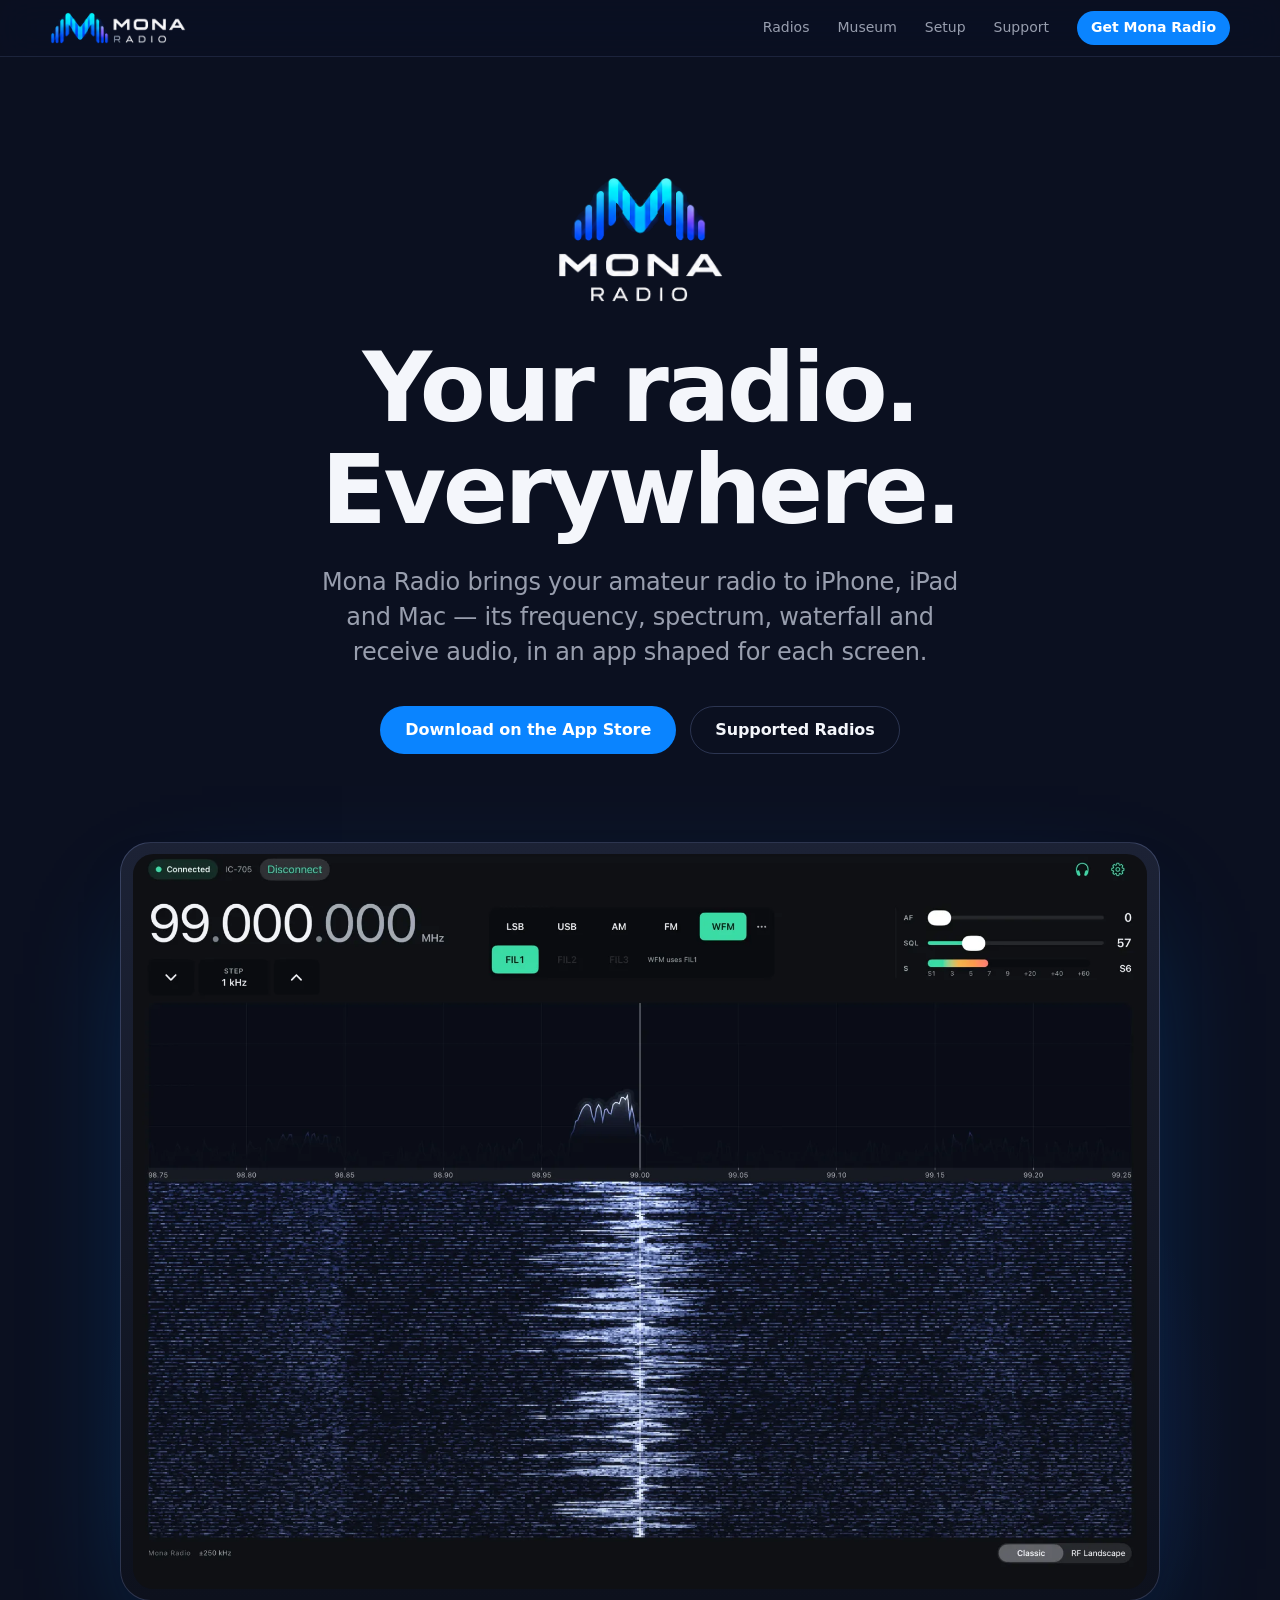
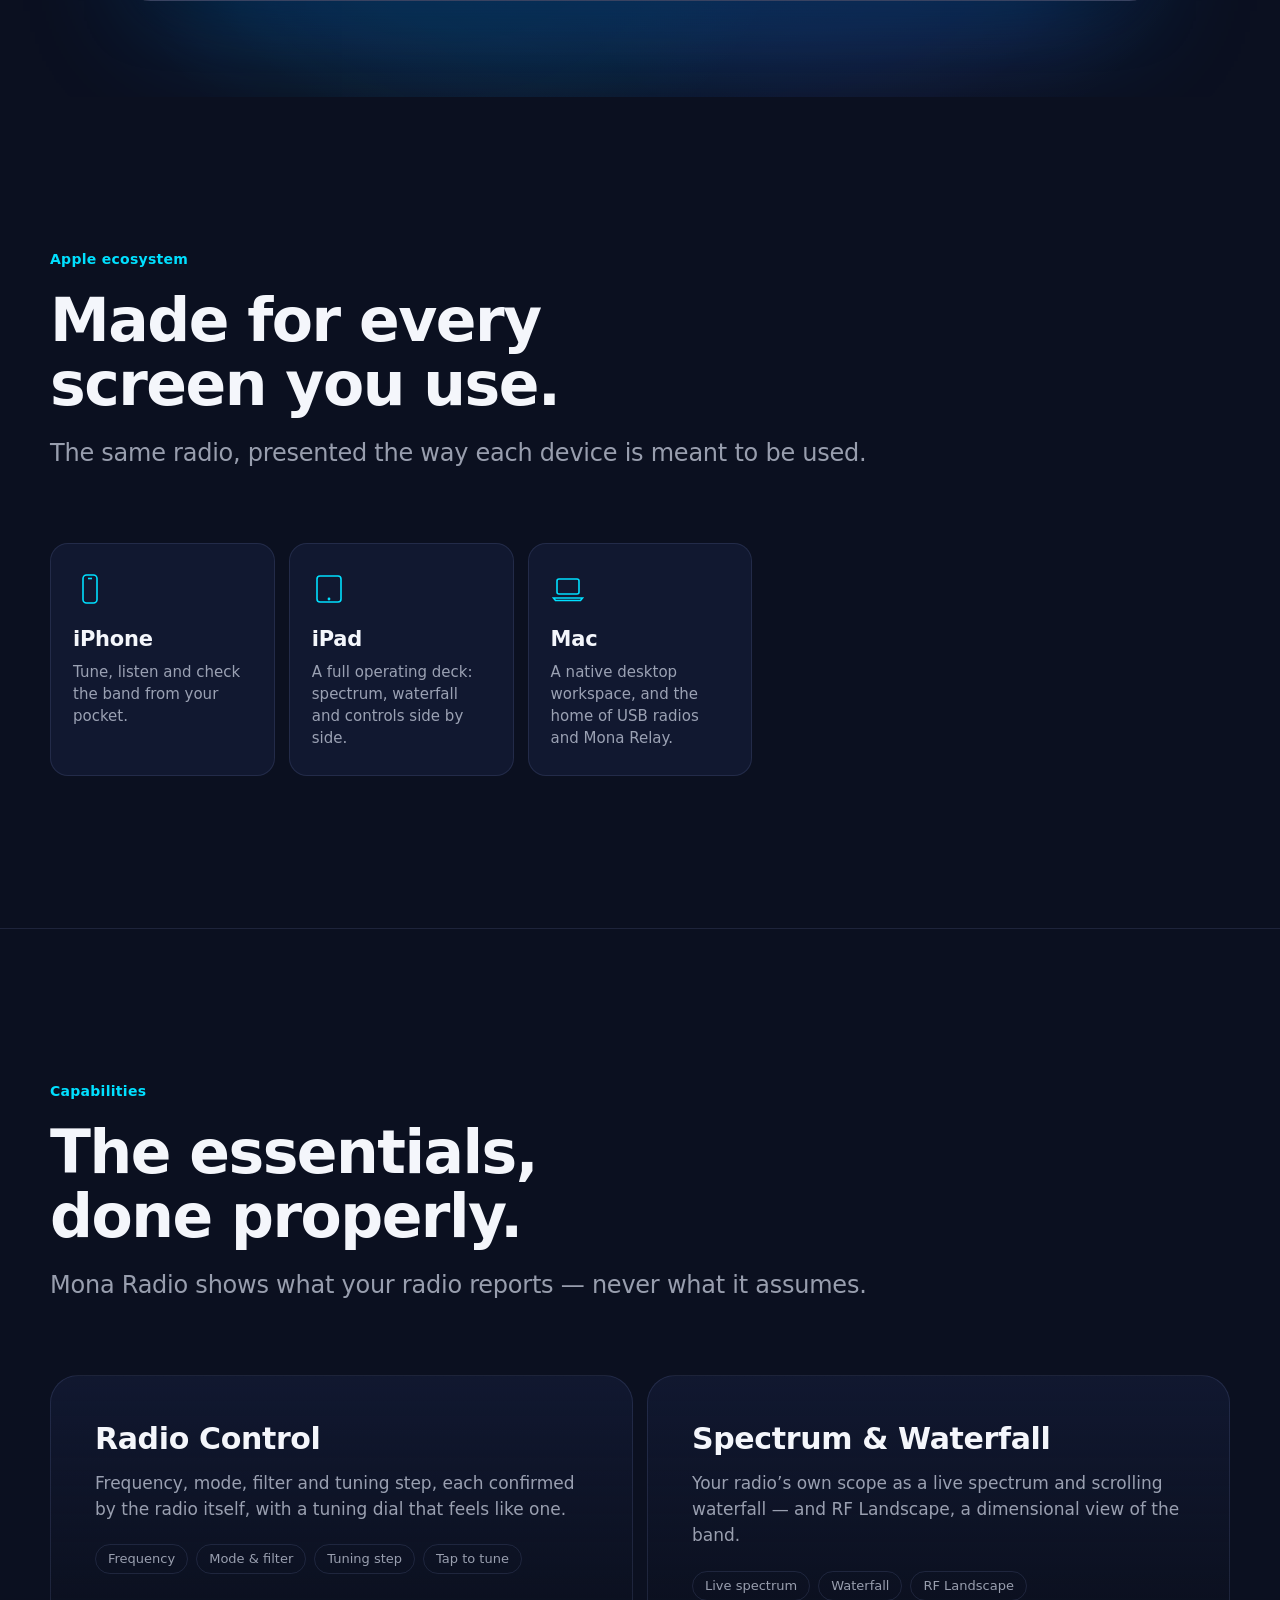
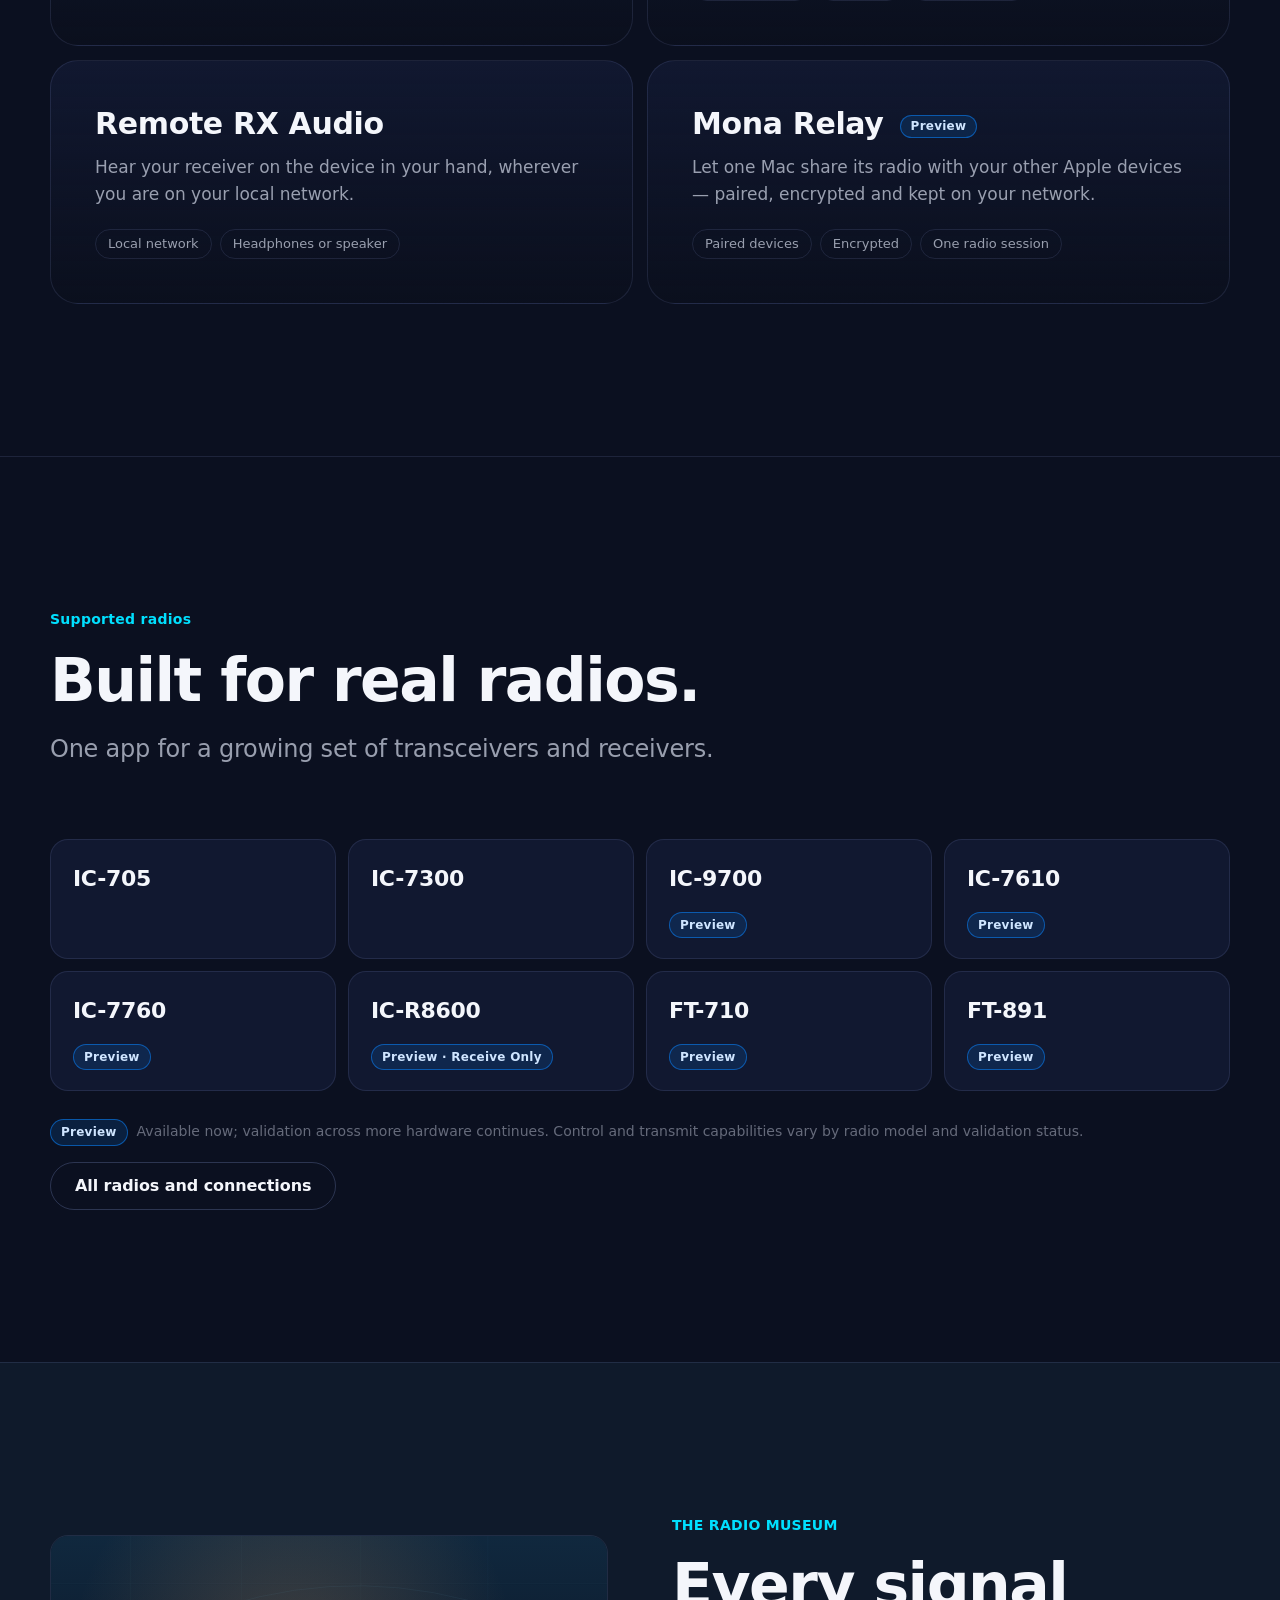
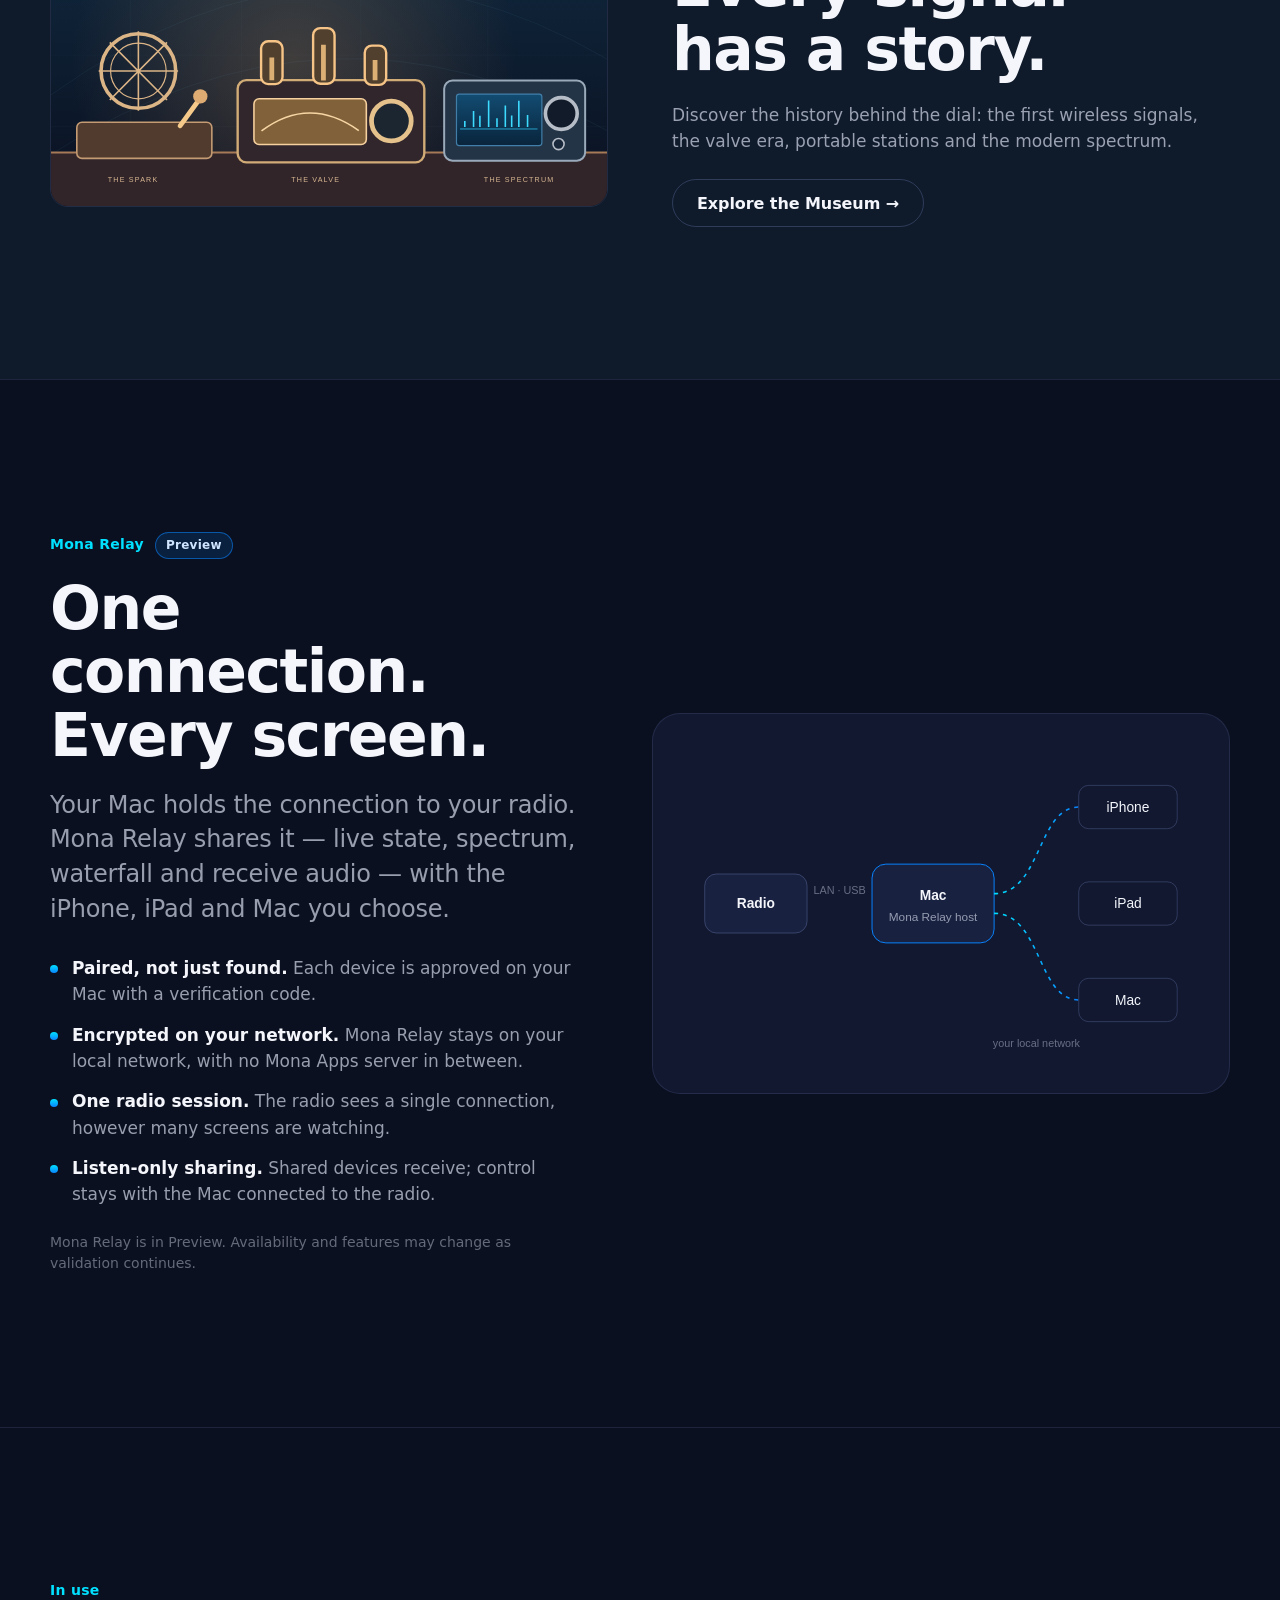
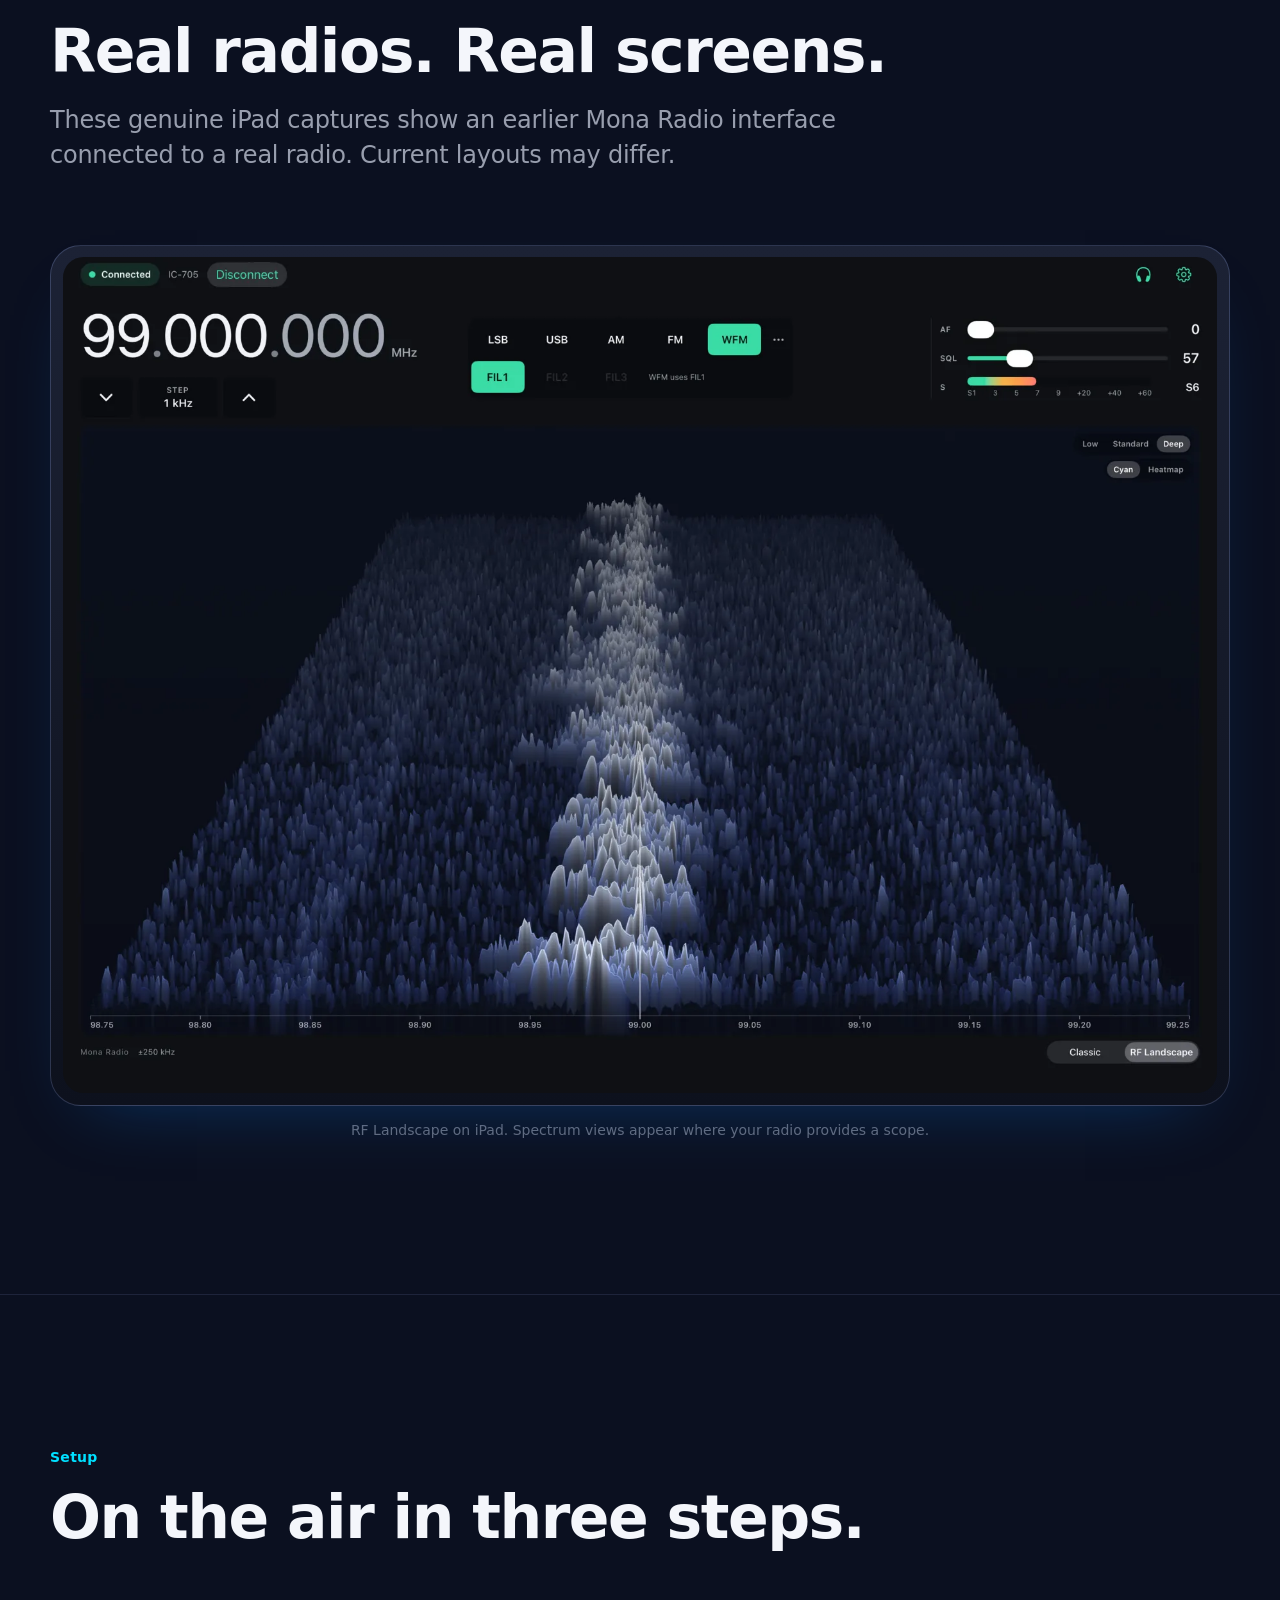
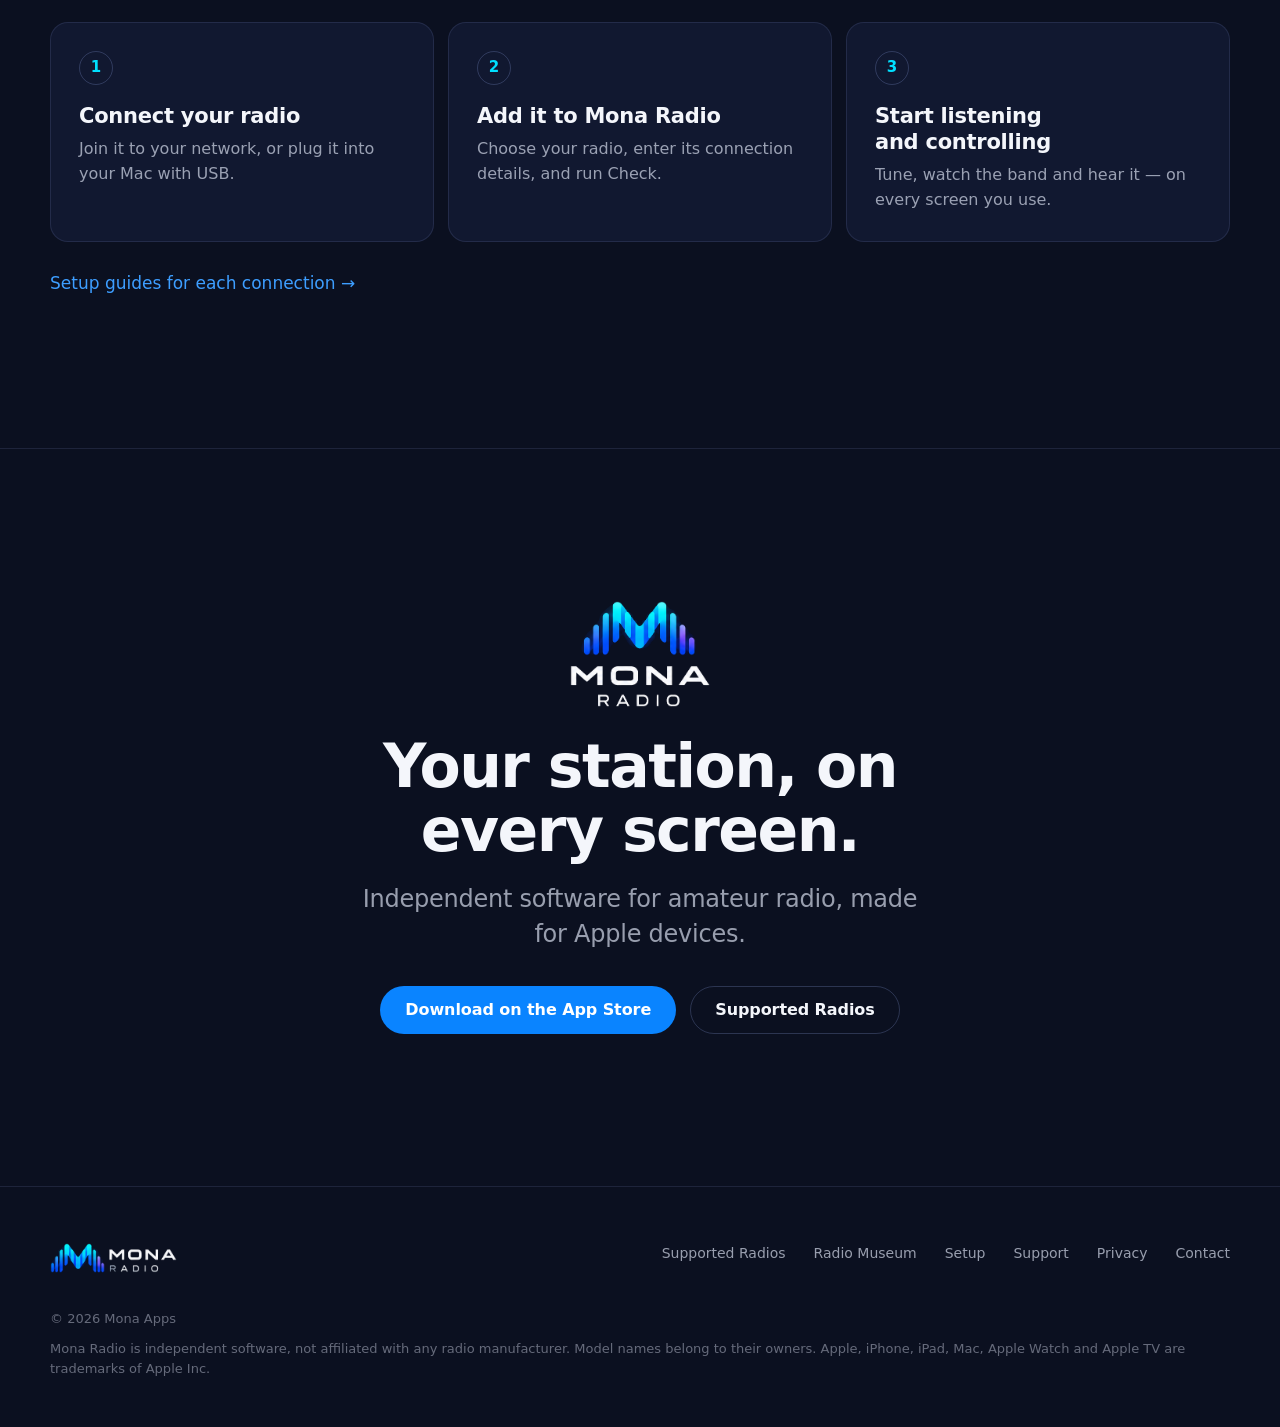
<file: index.html>
<!doctype html>
<html lang="en" class="no-js">
<head>
  <meta charset="utf-8">
  <meta name="viewport" content="width=device-width, initial-scale=1">
  <title>Mona Radio — Your radio. Everywhere.</title>
  <meta name="description" content="Mona Radio brings your amateur radio to iPhone, iPad and Mac: frequency, spectrum, waterfall and receive audio, in an app shaped for each screen.">
  <meta name="theme-color" content="#0B1020">
  <link rel="canonical" href="https://monaradio.com/">
  <meta property="og:type" content="website">
  <meta property="og:site_name" content="Mona Radio">
  <meta property="og:title" content="Mona Radio — Your radio. Everywhere.">
  <meta property="og:description" content="Mona Radio brings your amateur radio to iPhone, iPad and Mac: frequency, spectrum, waterfall and receive audio, in an app shaped for each screen.">
  <meta property="og:url" content="https://monaradio.com/">
  <meta property="og:image" content="https://monaradio.com/assets/img/og-image.png">
  <meta property="og:image:width" content="1200">
  <meta property="og:image:height" content="630">
  <meta property="og:image:alt" content="Mona Radio — Your radio. Everywhere.">
  <meta name="twitter:card" content="summary_large_image">
  <link rel="icon" href="./assets/brand/mona-radio-simplified.png" type="image/png">
  <link rel="apple-touch-icon" href="./assets/brand/mona-radio-app-icon.png">
  <link rel="stylesheet" href="assets/css/site.css">
  <link rel="stylesheet" href="assets/css/museum.css">
  <script src="assets/js/menu.js" defer></script>
</head>
<body>
  <a class="skip-link" href="#main">Skip to content</a>

  <header class="site-header">
    <div class="shell header-inner">
      <a class="brand-link" href="./" aria-label="Mona Radio home"><img class="brand-horizontal" src="./assets/brand/mona-radio-horizontal.png" width="322" height="76" alt="Mona Radio"></a>
      <button class="menu-toggle" type="button" aria-expanded="false" aria-controls="primary-nav">Menu</button>
      <nav class="nav" id="primary-nav" aria-label="Primary">
        <a href="radios/">Radios</a>
        <a href="museum/">Museum</a>
        <a href="setup/">Setup</a>
        <a href="support/">Support</a>
        <a class="nav-cta" href="#get">Get Mona Radio</a>
      </nav>
    </div>
  </header>

  <main id="main">
    <!-- 1 · Hero -->
    <section class="hero" aria-labelledby="hero-title">
      <div class="shell">
        <img class="brand-primary" src="assets/brand/mona-radio-primary.png" width="357" height="270" alt="Mona Radio">
        <h1 id="hero-title">Your radio. Everywhere.</h1>
        <p class="lede">Mona Radio brings your amateur radio to iPhone, iPad and Mac — its frequency, spectrum, waterfall and receive audio, in an app shaped for each screen.</p>
        <div class="actions" id="get">
          <a class="button primary" href="https://apps.apple.com/us/app/mona-radio/id6813505963">Download on the App Store</a>
          <a class="button secondary" href="radios/">Supported Radios</a>
        </div>
        <figure class="hero-visual frame ipad">
          <picture>
            <source srcset="assets/img/ipad-01-hero.webp" type="image/webp">
            <img src="assets/img/ipad-01-hero.jpg" width="1800" height="1303" alt="Earlier Mona Radio interface on iPad: the frequency display, mode and filter controls, a live spectrum and a scrolling waterfall from a connected radio." fetchpriority="high">
          </picture>
        </figure>
      </div>
    </section>

    <!-- 2 · Apple ecosystem -->
    <section class="section" aria-labelledby="devices-title">
      <div class="shell">
        <div class="section-head">
          <p class="eyebrow">Apple ecosystem</p>
          <h2 id="devices-title">Made for every screen you use.</h2>
          <p class="lede">The same radio, presented the way each device is meant to be used.</p>
        </div>
        <div class="devices">
          <article class="device">
            <svg viewBox="0 0 34 34" fill="none" stroke="currentColor" stroke-width="1.6" aria-hidden="true"><rect x="10" y="3" width="14" height="28" rx="3.5"/><path d="M15 6.5h4"/></svg>
            <h3>iPhone</h3>
            <p>Tune, listen and check the band from your pocket.</p>
          </article>
          <article class="device">
            <svg viewBox="0 0 34 34" fill="none" stroke="currentColor" stroke-width="1.6" aria-hidden="true"><rect x="5" y="4" width="24" height="26" rx="3"/><circle cx="17" cy="27" r=".6" fill="currentColor"/></svg>
            <h3>iPad</h3>
            <p>A full operating deck: spectrum, waterfall and controls side by side.</p>
          </article>
          <article class="device">
            <svg viewBox="0 0 34 34" fill="none" stroke="currentColor" stroke-width="1.6" aria-hidden="true"><rect x="6" y="7" width="22" height="15" rx="2"/><path d="M2.5 26h29l-2 2.5h-25z"/></svg>
            <h3>Mac</h3>
            <p>A native desktop workspace, and the home of USB radios and Mona Relay.</p>
          </article>
        </div>
      </div>
    </section>

    <!-- 3 · Core capabilities -->
    <section class="section" aria-labelledby="capabilities-title">
      <div class="shell">
        <div class="section-head">
          <p class="eyebrow">Capabilities</p>
          <h2 id="capabilities-title">The essentials, done properly.</h2>
          <p class="lede">Mona Radio shows what your radio reports — never what it assumes.</p>
        </div>
        <div class="capabilities">
          <article class="capability">
            <h3>Radio Control</h3>
            <p>Frequency, mode, filter and tuning step, each confirmed by the radio itself, with a tuning dial that feels like one.</p>
            <ul><li>Frequency</li><li>Mode &amp; filter</li><li>Tuning step</li><li>Tap to tune</li></ul>
          </article>
          <article class="capability">
            <h3>Spectrum &amp; Waterfall</h3>
            <p>Your radio’s own scope as a live spectrum and scrolling waterfall — and RF Landscape, a dimensional view of the band.</p>
            <ul><li>Live spectrum</li><li>Waterfall</li><li>RF Landscape</li></ul>
          </article>
          <article class="capability">
            <h3>Remote RX Audio</h3>
            <p>Hear your receiver on the device in your hand, wherever you are on your local network.</p>
            <ul><li>Local network</li><li>Headphones or speaker</li></ul>
          </article>
          <article class="capability">
            <h3>Mona Relay <span class="tag preview" style="vertical-align:4px;margin-left:6px">Preview</span></h3>
            <p>Let one Mac share its radio with your other Apple devices — paired, encrypted and kept on your network.</p>
            <ul><li>Paired devices</li><li>Encrypted</li><li>One radio session</li></ul>
          </article>
        </div>
      </div>
    </section>

    <!-- 4 · Supported radios -->
    <section class="section" aria-labelledby="radios-title">
      <div class="shell">
        <div class="section-head">
          <p class="eyebrow">Supported radios</p>
          <h2 id="radios-title">Built for real radios.</h2>
          <p class="lede">One app for a growing set of transceivers and receivers.</p>
        </div>
        <div class="radio-grid">
          <div class="radio"><span class="model">IC-705</span></div>
          <div class="radio"><span class="model">IC-7300</span></div>
          <div class="radio"><span class="model">IC-9700</span><div class="tags"><span class="tag preview">Preview</span></div></div>
          <div class="radio"><span class="model">IC-7610</span><div class="tags"><span class="tag preview">Preview</span></div></div>
          <div class="radio"><span class="model">IC-7760</span><div class="tags"><span class="tag preview">Preview</span></div></div>
          <div class="radio"><span class="model">IC-R8600</span><div class="tags"><span class="tag preview">Preview · Receive Only</span></div></div>
          <div class="radio"><span class="model">FT-710</span><div class="tags"><span class="tag preview">Preview</span></div></div>
          <div class="radio"><span class="model">FT-891</span><div class="tags"><span class="tag preview">Preview</span></div></div>
        </div>
        <div class="radio-foot">
          <p class="fine"><span class="tag preview">Preview</span>&nbsp; Available now; validation across more hardware continues. Control and transmit capabilities vary by radio model and validation status.</p>
          <a class="button secondary" href="radios/">All radios and connections</a>
        </div>
      </div>
    </section>

    <!-- Radio Museum: editorial content; not a compatibility claim -->
    <section class="section museum-teaser" aria-labelledby="museum-teaser-heading">
      <div class="shell museum-teaser-layout">
        <a href="museum/" aria-label="Visit the Radio Museum"><img src="assets/img/museum-hero.svg" width="1400" height="680" alt="Original illustration of Morse, valve and spectrum radio instruments" loading="lazy"></a>
        <div class="museum-teaser-copy"><p class="eyebrow">THE RADIO MUSEUM</p>
          <h2 id="museum-teaser-heading">Every signal has a story.</h2>
          <p>Discover the history behind the dial: the first wireless signals, the valve era, portable stations and the modern spectrum.</p>
          <a class="button secondary" href="museum/">Explore the Museum →</a>
        </div>
      </div>
    </section>

    <!-- 5 · Mona Relay -->
    <section class="section" aria-labelledby="relay-title">
      <div class="shell relay">
        <div>
          <p class="eyebrow">Mona Relay <span class="tag preview" style="margin-left:6px">Preview</span></p>
          <h2 id="relay-title">One connection. Every screen.</h2>
          <p class="lede" style="margin-top:20px">Your Mac holds the connection to your radio. Mona Relay shares it — live state, spectrum, waterfall and receive audio — with the iPhone, iPad and Mac you choose.</p>
          <ul class="relay-points">
            <li><strong>Paired, not just found.</strong> Each device is approved on your Mac with a verification code.</li>
            <li><strong>Encrypted on your network.</strong> Mona Relay stays on your local network, with no Mona Apps server in between.</li>
            <li><strong>One radio session.</strong> The radio sees a single connection, however many screens are watching.</li>
            <li><strong>Listen-only sharing.</strong> Shared devices receive; control stays with the Mac connected to the radio.</li>
          </ul>
          <p class="fine" style="margin-top:24px">Mona Relay is in Preview. Availability and features may change as validation continues.</p>
        </div>
        <div class="relay-diagram">
          <svg viewBox="0 0 520 320" role="img" aria-labelledby="relay-svg-title">
            <title id="relay-svg-title">A radio connects to one Mac. The Mac shares the radio through Mona Relay with an iPhone, an iPad and another Mac.</title>
            <defs>
              <linearGradient id="relay-line" x1="0" x2="1"><stop offset="0" stop-color="#00E0FF"/><stop offset="1" stop-color="#0A84FF"/></linearGradient>
            </defs>
            <g font-family="-apple-system, BlinkMacSystemFont, sans-serif" font-size="14" fill="#f4f6fb">
              <rect x="20" y="130" width="104" height="60" rx="12" fill="#18213f" stroke="rgba(160,180,255,.25)"/>
              <text x="72" y="165" text-anchor="middle" font-weight="600">Radio</text>
              <path d="M124 160H190" stroke="url(#relay-line)" stroke-width="2"/>
              <rect x="190" y="120" width="124" height="80" rx="14" fill="#18213f" stroke="#0A84FF"/>
              <text x="252" y="156" text-anchor="middle" font-weight="700">Mac</text>
              <text x="252" y="178" text-anchor="middle" font-size="12" fill="rgba(226,232,248,.62)">Mona Relay host</text>
              <g stroke="url(#relay-line)" stroke-width="1.6" fill="none" stroke-dasharray="4 5">
                <path d="M314 150C362 150 358 62 400 62"/>
                <path d="M314 160H400"/>
                <path d="M314 170C362 170 358 258 400 258"/>
              </g>
              <g fill="#111830" stroke="rgba(160,180,255,.22)">
                <rect x="400" y="40" width="100" height="44" rx="10"/>
                <rect x="400" y="138" width="100" height="44" rx="10"/>
                <rect x="400" y="236" width="100" height="44" rx="10"/>
              </g>
              <text x="450" y="67" text-anchor="middle">iPhone</text>
              <text x="450" y="165" text-anchor="middle">iPad</text>
              <text x="450" y="263" text-anchor="middle">Mac</text>
              <text x="157" y="150" text-anchor="middle" font-size="11" fill="rgba(226,232,248,.42)">LAN · USB</text>
              <text x="357" y="306" text-anchor="middle" font-size="11" fill="rgba(226,232,248,.42)">your local network</text>
            </g>
          </svg>
        </div>
      </div>
    </section>

    <!-- 6 · Real product screenshots -->
    <section class="section" aria-labelledby="gallery-title">
      <div class="shell">
        <div class="section-head">
          <p class="eyebrow">In use</p>
          <h2 id="gallery-title">Real radios. Real screens.</h2>
          <p class="lede">These genuine iPad captures show an earlier Mona Radio interface connected to a real radio. Current layouts may differ.</p>
        </div>
        <div class="gallery">
          <figure class="g-ipad shot">
            <div class="frame">
              <picture>
                <source srcset="assets/img/ipad-02-rf-landscape.webp" type="image/webp">
                <img src="assets/img/ipad-02-rf-landscape.jpg" width="1800" height="1303" loading="lazy" alt="RF Landscape on iPad: the band drawn as a dimensional terrain, with a strong signal rising in the centre.">
              </picture>
            </div>
            <figcaption>RF Landscape on iPad. Spectrum views appear where your radio provides a scope.</figcaption>
          </figure>
        </div>
      </div>
    </section>

    <!-- 7 · Simple setup -->
    <section class="section" aria-labelledby="setup-title">
      <div class="shell">
        <div class="section-head">
          <p class="eyebrow">Setup</p>
          <h2 id="setup-title">On the air in three steps.</h2>
        </div>
        <ol class="steps">
          <li><h3>Connect your radio</h3><p>Join it to your network, or plug it into your Mac with USB.</p></li>
          <li><h3>Add it to Mona Radio</h3><p>Choose your radio, enter its connection details, and run Check.</p></li>
          <li><h3>Start listening and controlling</h3><p>Tune, watch the band and hear it — on every screen you use.</p></li>
        </ol>
        <p style="margin-top:28px"><a href="setup/">Setup guides for each connection →</a></p>
      </div>
    </section>

    <!-- 8 · Final CTA -->
    <section class="section final" aria-labelledby="final-title">
      <div class="shell">
        <img class="brand-primary brand-primary--small" src="assets/brand/mona-radio-primary.png" width="357" height="270" alt="Mona Radio">
        <h2 id="final-title">Your station, on every screen.</h2>
        <p class="lede">Independent software for amateur radio, made for Apple devices.</p>
        <div class="actions">
          <a class="button primary" href="https://apps.apple.com/us/app/mona-radio/id6813505963">Download on the App Store</a>
          <a class="button secondary" href="radios/">Supported Radios</a>
        </div>
      </div>
    </section>
  </main>

  <footer class="site-footer">
    <div class="shell">
      <div class="footer-top">
        <a class="brand-link brand-link--footer" href="./" aria-label="Mona Radio home"><img class="brand-horizontal" src="./assets/brand/mona-radio-horizontal.png" width="322" height="76" alt="Mona Radio"></a>
        <nav class="footer-links" aria-label="Footer">
          <a href="radios/">Supported Radios</a>
          <a href="museum/">Radio Museum</a>
          <a href="setup/">Setup</a>
          <a href="support/">Support</a>
          <a href="privacy/">Privacy</a>
          <a href="contact/">Contact</a>
        </nav>
      </div>
      <div class="footer-bottom">
        <p>© 2026 Mona Apps</p>
        <p>Mona Radio is independent software, not affiliated with any radio manufacturer. Model names belong to their owners. Apple, iPhone, iPad, Mac, Apple&nbsp;Watch and Apple&nbsp;TV are trademarks of Apple&nbsp;Inc.</p>
      </div>
    </div>
  </footer>
</body>
</html>
</file>
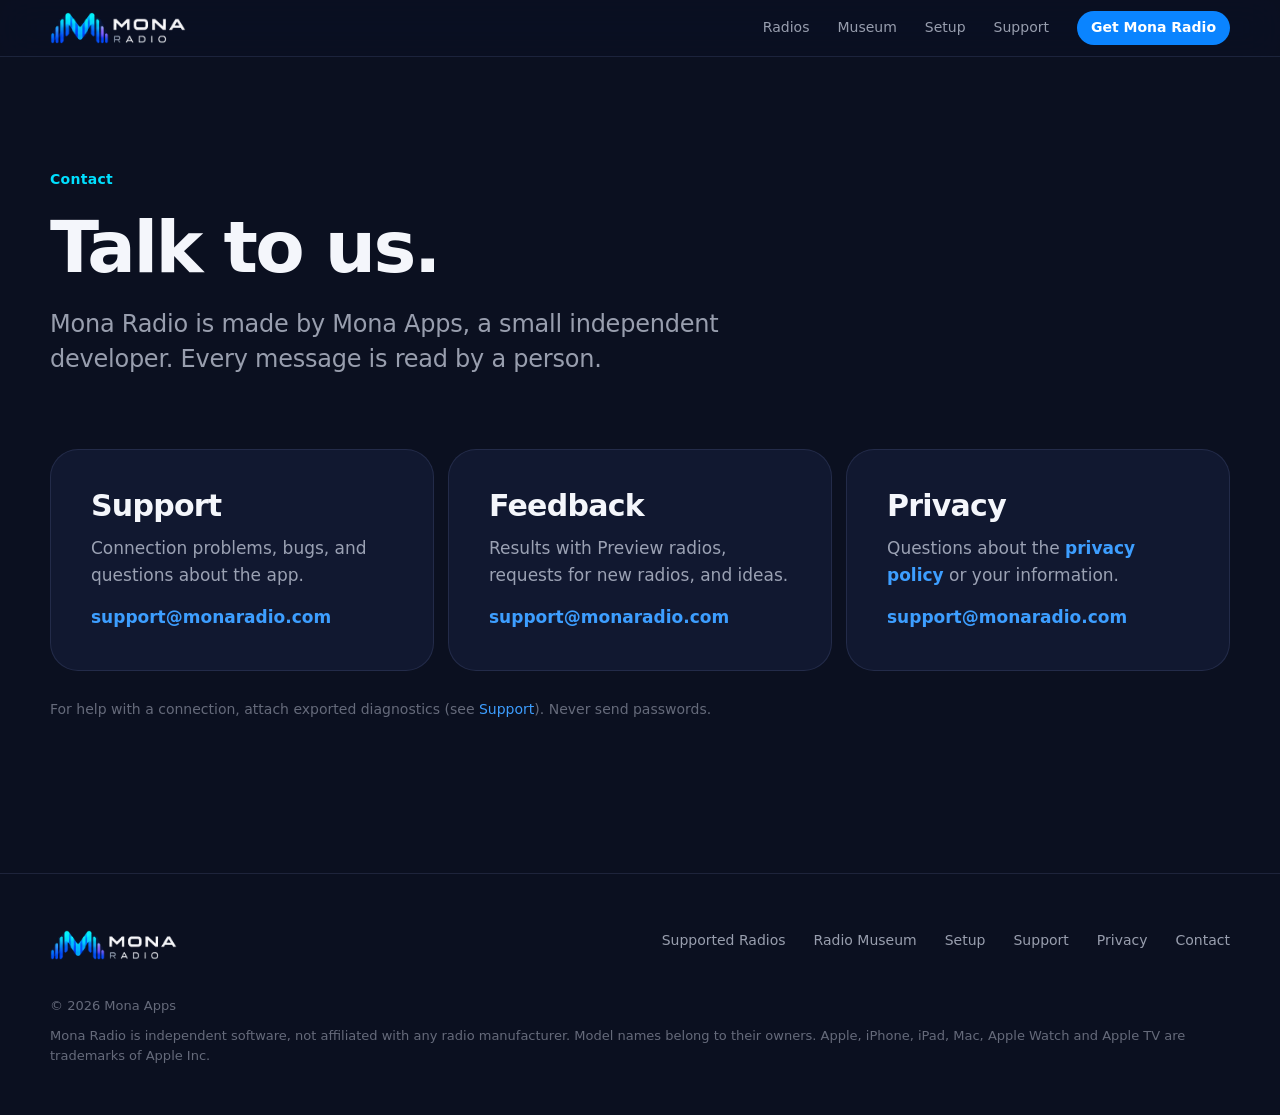
<file: contact/index.html>
<!doctype html>
<html lang="en" class="no-js">
<head>
  <meta charset="utf-8">
  <meta name="viewport" content="width=device-width, initial-scale=1">
  <title>Contact — Mona Radio</title>
  <meta name="description" content="How to reach the people who make Mona Radio.">
  <meta name="theme-color" content="#0B1020">
  <link rel="canonical" href="https://monaradio.com/contact/">
  <meta property="og:type" content="website">
  <meta property="og:site_name" content="Mona Radio">
  <meta property="og:title" content="Contact — Mona Radio">
  <meta property="og:description" content="How to reach the people who make Mona Radio.">
  <meta property="og:url" content="https://monaradio.com/contact/">
  <meta property="og:image" content="https://monaradio.com/assets/img/og-image.png">
  <meta property="og:image:width" content="1200">
  <meta property="og:image:height" content="630">
  <meta property="og:image:alt" content="Mona Radio — Your radio. Everywhere.">
  <meta name="twitter:card" content="summary_large_image">
  <link rel="icon" href="../assets/brand/mona-radio-simplified.png" type="image/png">
  <link rel="apple-touch-icon" href="../assets/brand/mona-radio-app-icon.png">
  <link rel="stylesheet" href="../assets/css/site.css">
  <script src="../assets/js/menu.js" defer></script>
</head>
<body>
  <a class="skip-link" href="#main">Skip to content</a>

  <header class="site-header">
    <div class="shell header-inner">
      <a class="brand-link" href="../" aria-label="Mona Radio home"><img class="brand-horizontal" src="../assets/brand/mona-radio-horizontal.png" width="322" height="76" alt="Mona Radio"></a>
      <button class="menu-toggle" type="button" aria-expanded="false" aria-controls="primary-nav">Menu</button>
      <nav class="nav" id="primary-nav" aria-label="Primary">
        <a href="../radios/">Radios</a>
        <a href="../museum/">Museum</a>
        <a href="../setup/">Setup</a>
        <a href="../support/">Support</a>
        <a class="nav-cta" href="../#get">Get Mona Radio</a>
      </nav>
    </div>
  </header>

  <main id="main">

    <section class="page-hero">
      <div class="shell">
        <p class="eyebrow">Contact</p>
        <h1>Talk to us.</h1>
        <p class="lede">Mona Radio is made by Mona Apps, a small independent developer. Every message is read by a person.</p>
      </div>
    </section>

    <section class="section" style="padding-top:0">
      <div class="shell">
        <div class="contact-grid">
          <article class="card">
            <h2>Support</h2>
            <p>Connection problems, bugs, and questions about the app.</p>
            <p style="margin-top:16px"><a href="mailto:support@monaradio.com?subject=Mona%20Radio%20Support">support@monaradio.com</a></p>
          </article>
          <article class="card">
            <h2>Feedback</h2>
            <p>Results with Preview radios, requests for new radios, and ideas.</p>
            <p style="margin-top:16px"><a href="mailto:support@monaradio.com?subject=Mona%20Radio%20Feedback">support@monaradio.com</a></p>
          </article>
          <article class="card">
            <h2>Privacy</h2>
            <p>Questions about the <a href="../privacy/">privacy policy</a> or your information.</p>
            <p style="margin-top:16px"><a href="mailto:support@monaradio.com">support@monaradio.com</a></p>
          </article>
        </div>
        <p class="fine" style="margin-top:28px">For help with a connection, attach exported diagnostics (see <a href="../support/#diagnostics">Support</a>). Never send passwords.</p>
      </div>
    </section>
  </main>

  <footer class="site-footer">
    <div class="shell">
      <div class="footer-top">
        <a class="brand-link brand-link--footer" href="../" aria-label="Mona Radio home"><img class="brand-horizontal" src="../assets/brand/mona-radio-horizontal.png" width="322" height="76" alt="Mona Radio"></a>
        <nav class="footer-links" aria-label="Footer">
          <a href="../radios/">Supported Radios</a>
          <a href="../museum/">Radio Museum</a>
          <a href="../setup/">Setup</a>
          <a href="../support/">Support</a>
          <a href="../privacy/">Privacy</a>
          <a href="./" aria-current="page">Contact</a>
        </nav>
      </div>
      <div class="footer-bottom">
        <p>© 2026 Mona Apps</p>
        <p>Mona Radio is independent software, not affiliated with any radio manufacturer. Model names belong to their owners. Apple, iPhone, iPad, Mac, Apple&nbsp;Watch and Apple&nbsp;TV are trademarks of Apple&nbsp;Inc.</p>
      </div>
    </div>
  </footer>
</body>
</html>
</file>
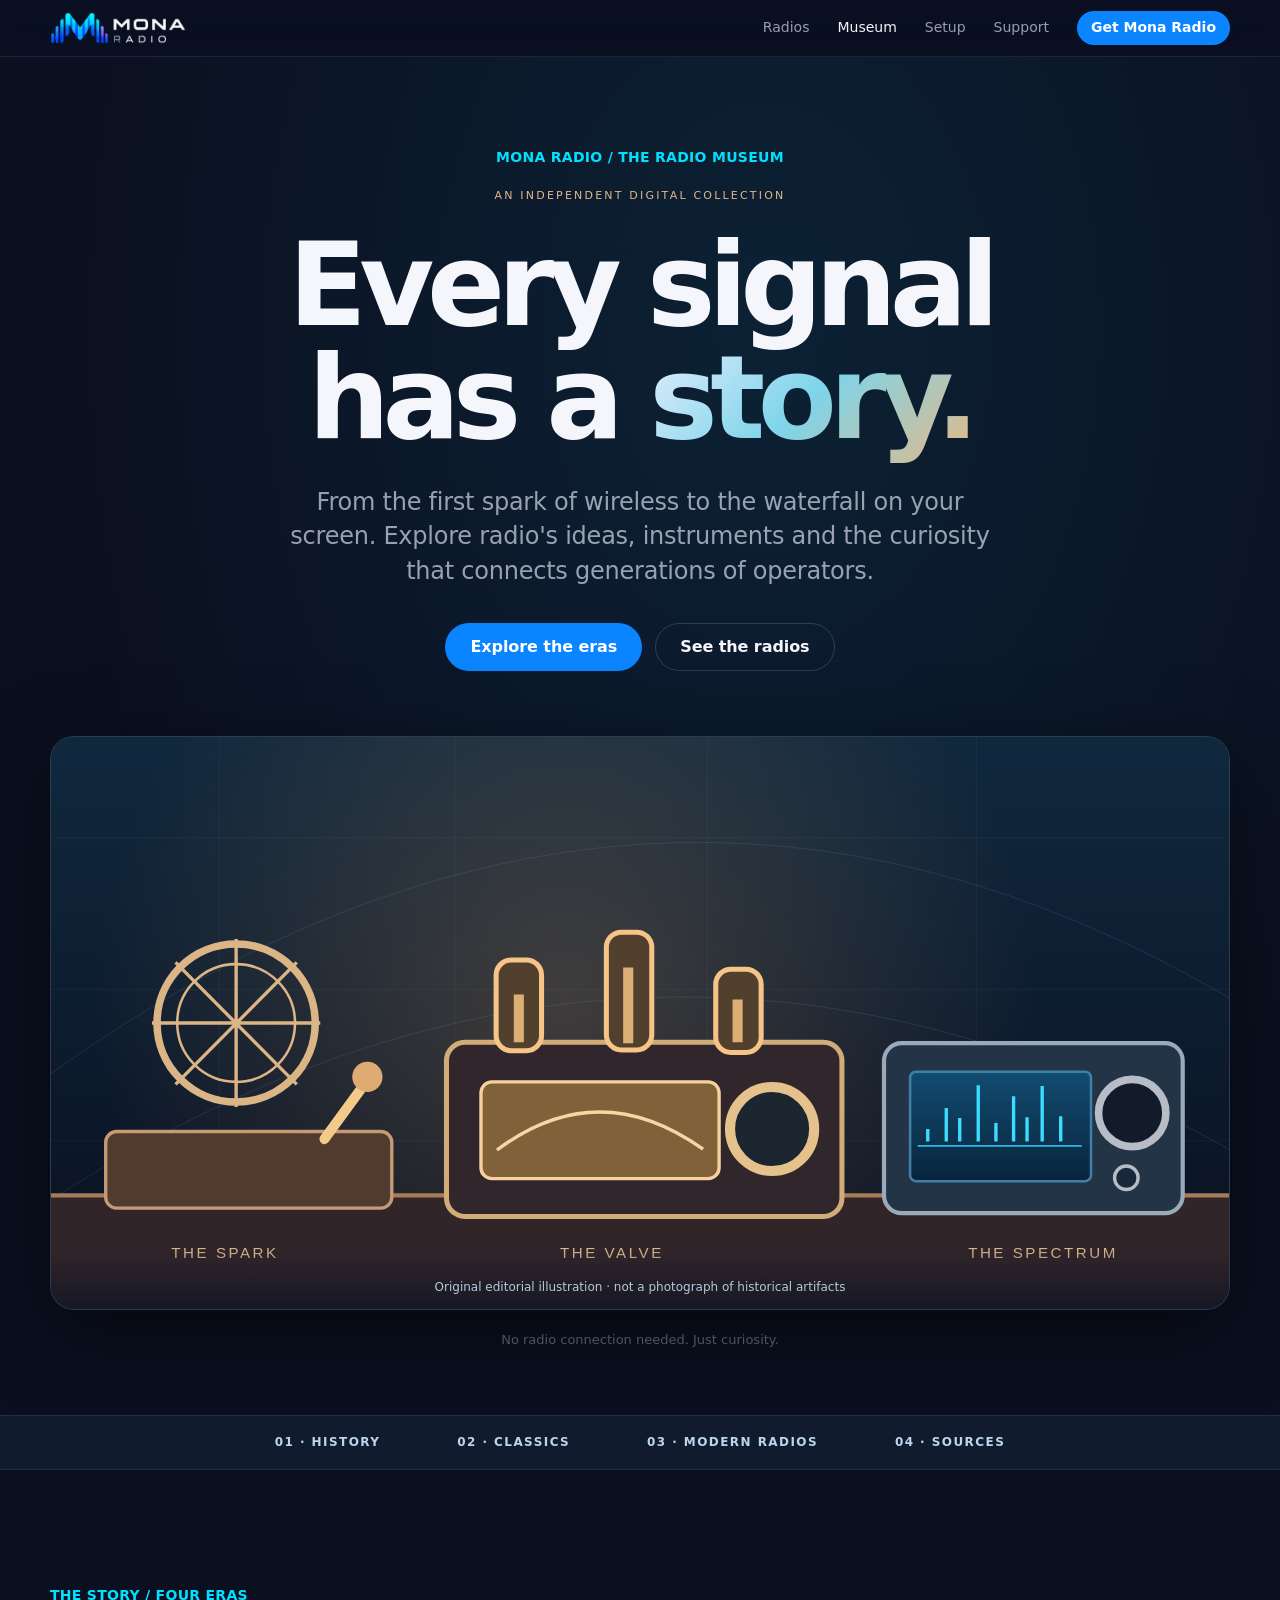
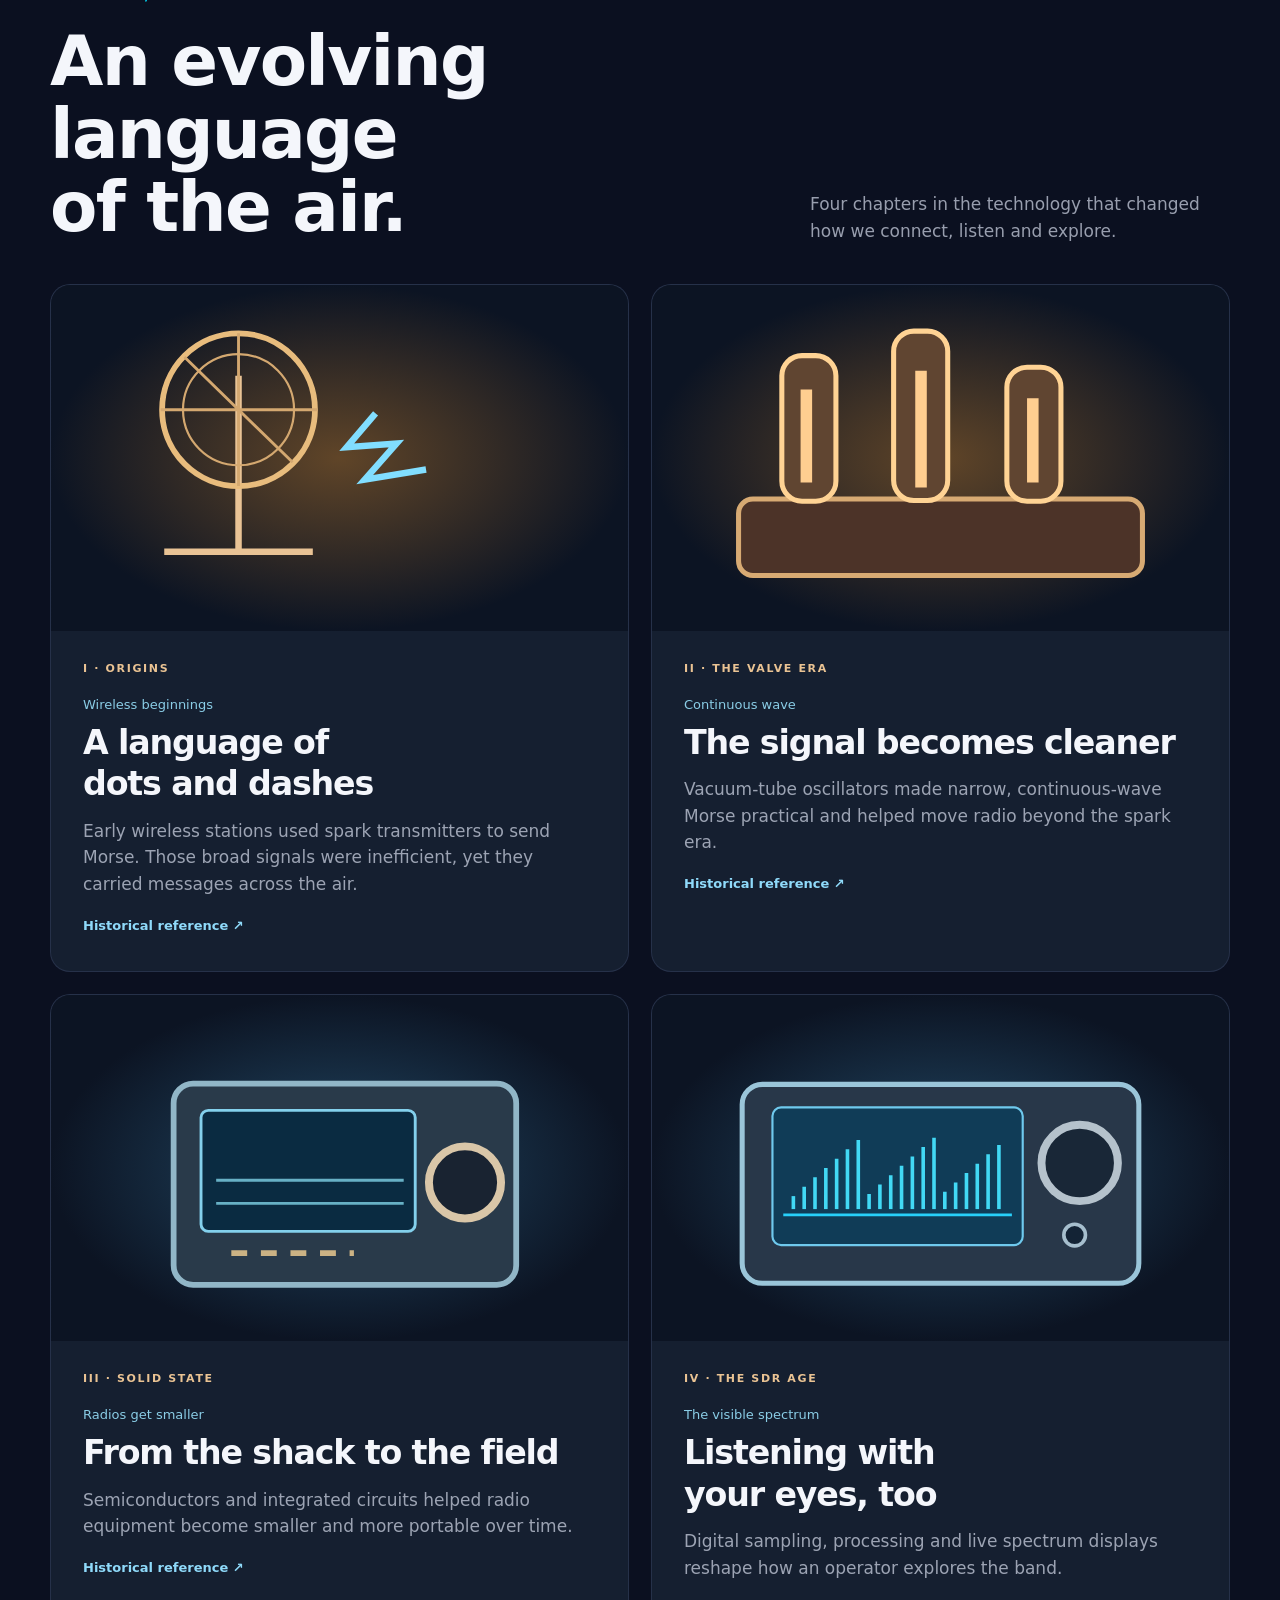
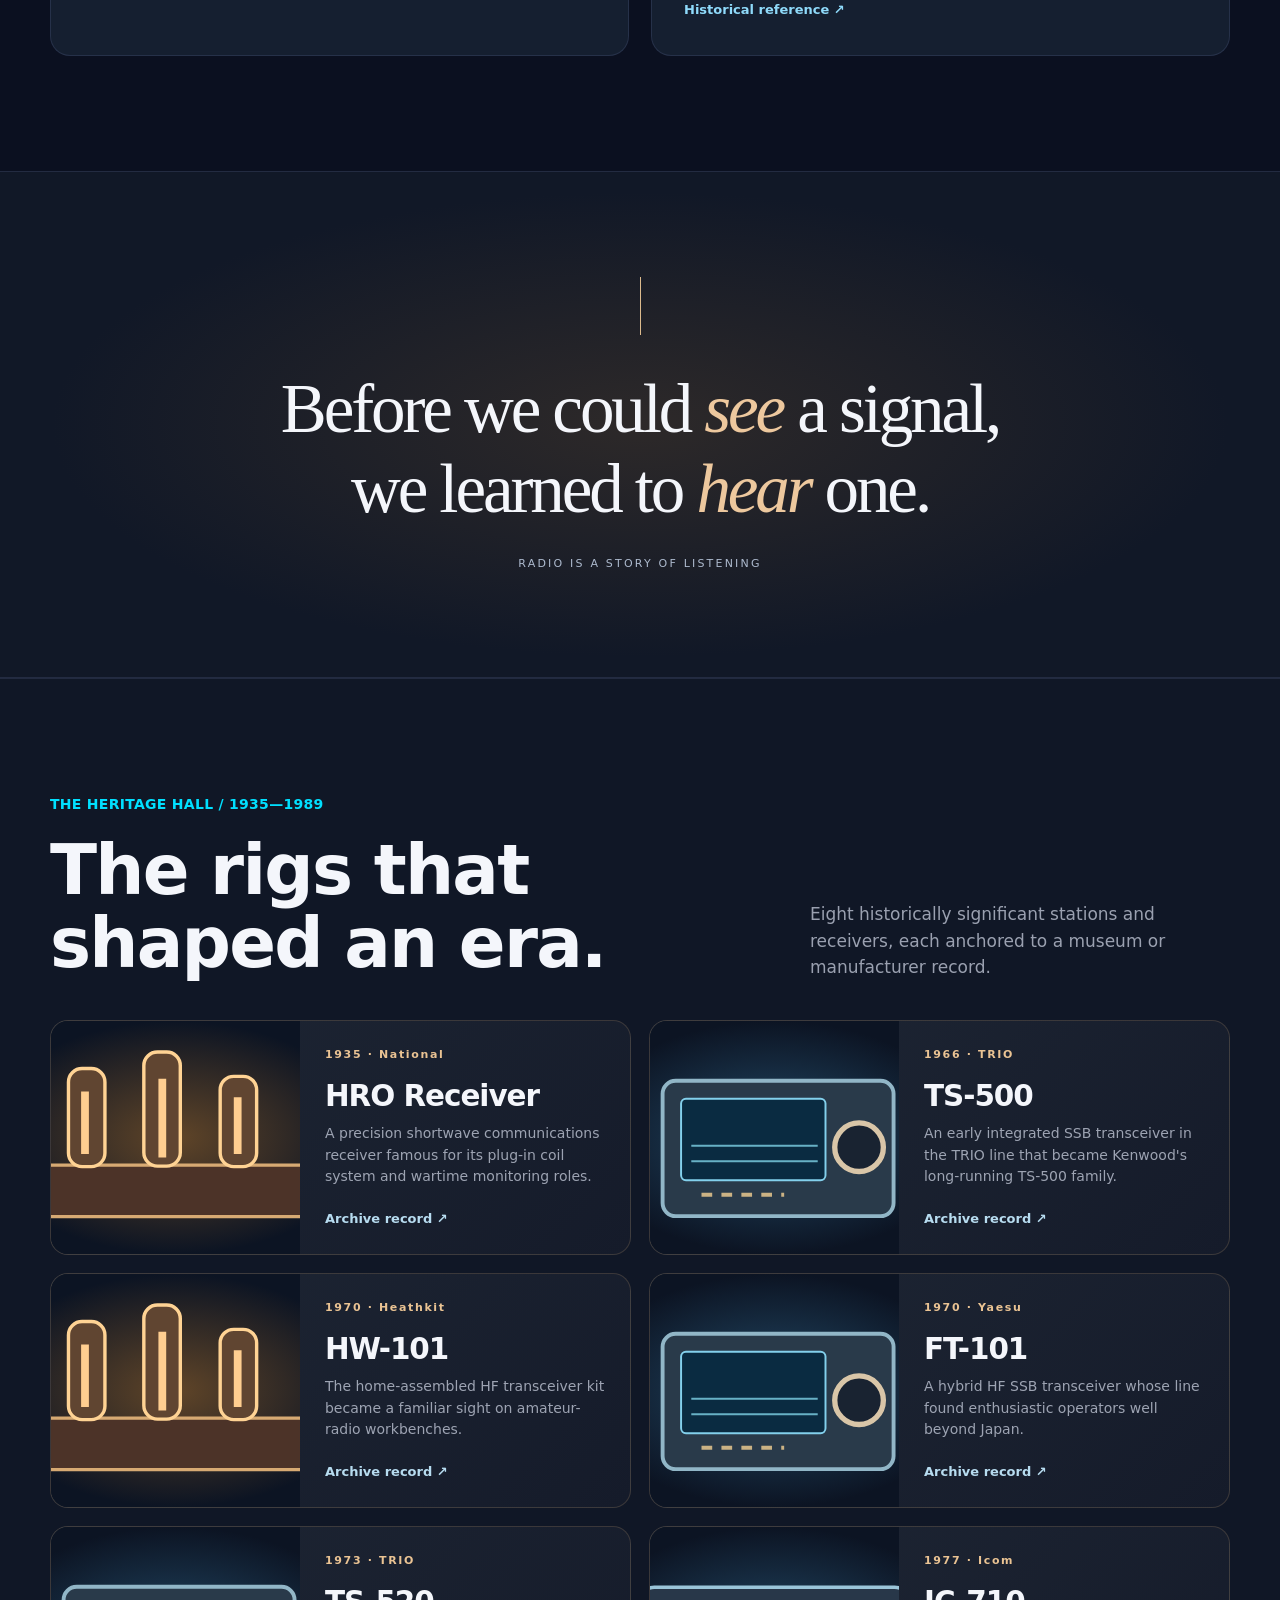
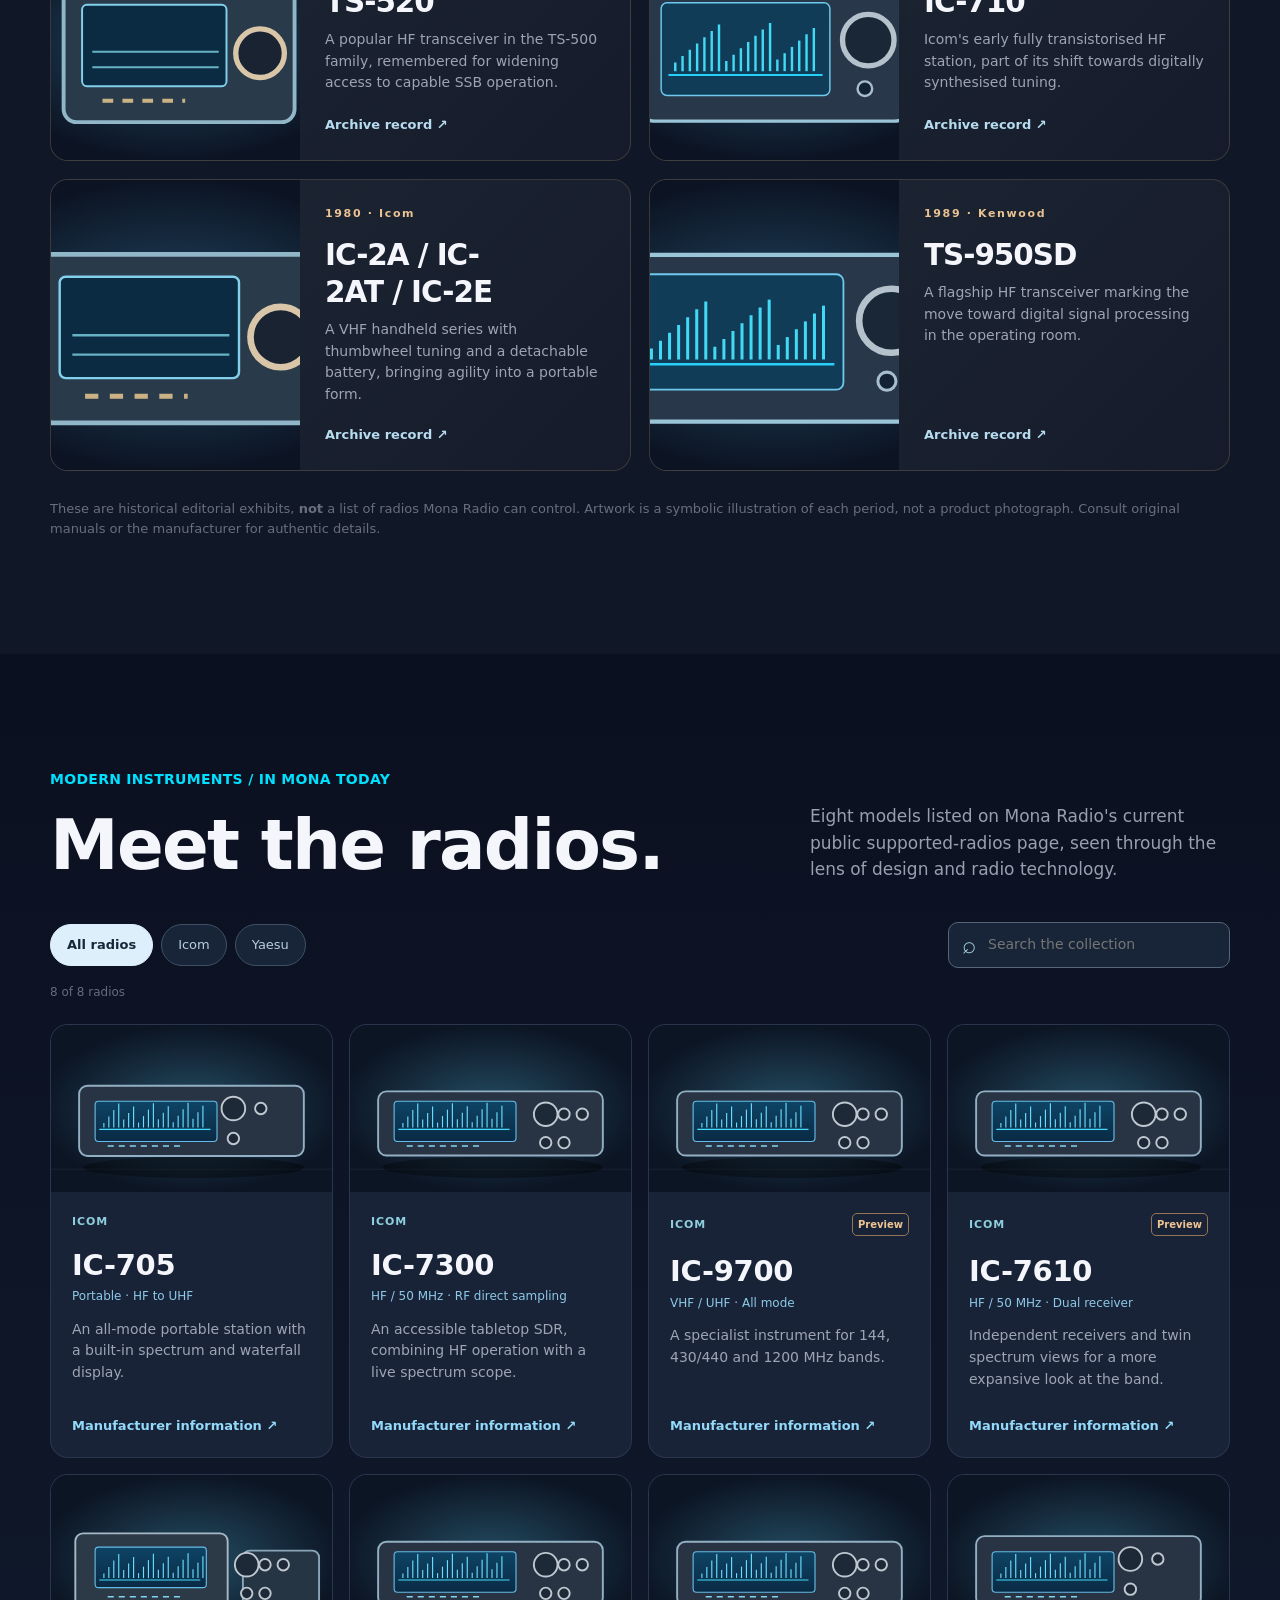
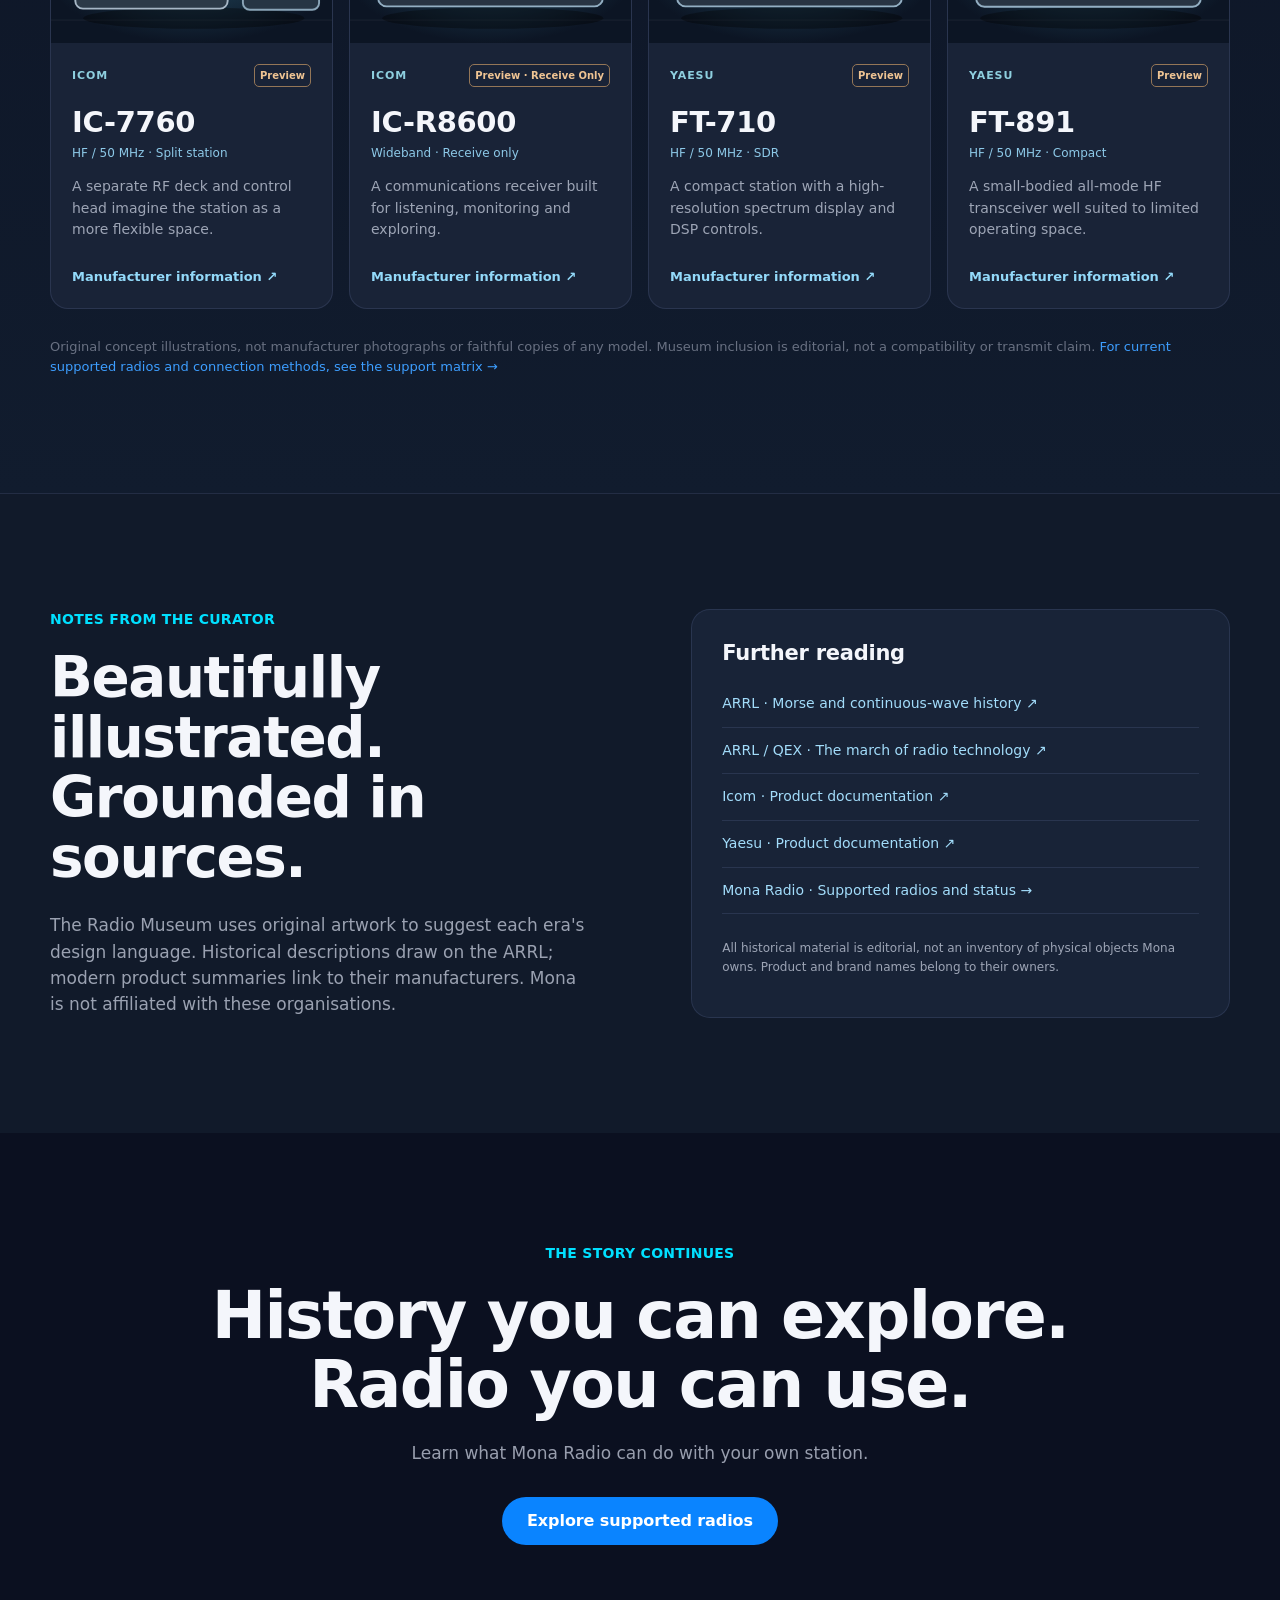
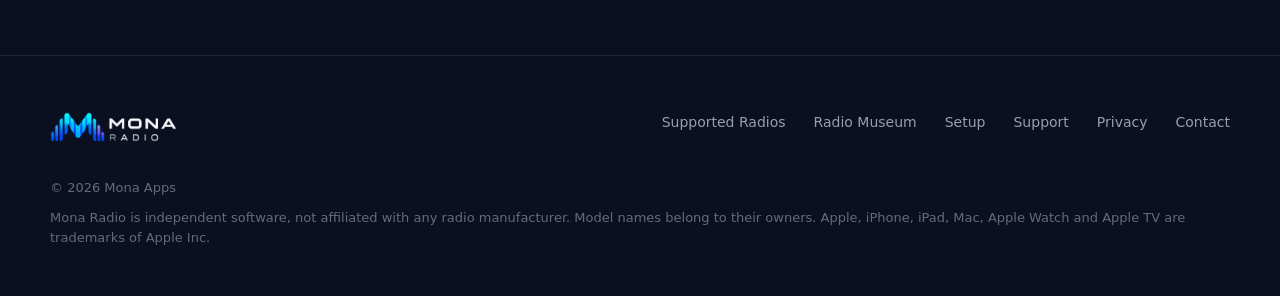
<file: museum/index.html>
<!doctype html>
<html lang="en" class="no-js">
<head>
<meta charset="utf-8"><meta name="viewport" content="width=device-width, initial-scale=1">
<title>Radio Museum — Mona Radio</title>
<meta name="description" content="The Mona Radio Museum: discover Morse, valves, transistors and SDR, then explore illustrated modern radio exhibits.">
<meta name="theme-color" content="#0B1020"><link rel="canonical" href="https://monaradio.com/museum/">
<meta property="og:title" content="Radio Museum — Mona Radio"><meta property="og:description" content="Every signal has a story.">
<meta property="og:type" content="website"><meta property="og:url" content="https://monaradio.com/museum/">
<meta property="og:image" content="https://monaradio.com/assets/img/og-image.png">
<link rel="icon" href="../assets/brand/mona-radio-simplified.png" type="image/png">
<link rel="apple-touch-icon" href="../assets/brand/mona-radio-app-icon.png">
<link rel="stylesheet" href="../assets/css/site.css"><link rel="stylesheet" href="../assets/css/museum.css">
<script src="../assets/js/menu.js" defer></script><script src="../assets/js/museum.js" defer></script>
</head>
<body>
<a class="skip-link" href="#main">Skip to content</a>
<header class="site-header"><div class="shell header-inner">
<a class="brand-link" href="../" aria-label="Mona Radio home"><img class="brand-horizontal" src="../assets/brand/mona-radio-horizontal.png" width="322" height="76" alt="Mona Radio"></a>
<button class="menu-toggle" type="button" aria-expanded="false" aria-controls="primary-nav">Menu</button>
<nav class="nav" id="primary-nav" aria-label="Primary">
<a href="../radios/">Radios</a><a href="./" aria-current="page">Museum</a><a href="../setup/">Setup</a><a href="../support/">Support</a><a class="nav-cta" href="../#get">Get Mona Radio</a>
</nav></div></header>
<main id="main">
<section class="museum-hero" aria-labelledby="museum-title"><div class="shell">
  <p class="eyebrow">MONA RADIO / THE RADIO MUSEUM</p><p class="edition">AN INDEPENDENT DIGITAL COLLECTION</p>
  <h1 id="museum-title">Every signal<br>has a <em>story.</em></h1>
  <p class="lede">From the first spark of wireless to the waterfall on your screen. Explore radio's ideas, instruments and the curiosity that connects generations of operators.</p>
  <div class="hero-links"><a class="button primary" href="#history">Explore the eras</a><a class="button secondary" href="#radios">See the radios</a></div>
  <figure class="museum-hero-visual"><img src="../assets/img/museum-hero.svg" alt="Original illustrated timeline: Morse key, glowing valve receiver and modern spectrum radio" width="1400" height="680"><figcaption>Original editorial illustration · not a photograph of historical artifacts</figcaption></figure>
  <p class="museum-hint">No radio connection needed. Just curiosity.</p>
</div></section>
<nav class="museum-sections" aria-label="Museum collections"><div class="shell"><a href="#history">01 · History</a><a href="#classics">02 · Classics</a><a href="#radios">03 · Modern radios</a><a href="#references">04 · Sources</a></div></nav>
<section class="museum-section" id="history" aria-labelledby="history-title"><div class="shell">
<div class="museum-heading"><div><p class="eyebrow">THE STORY / FOUR ERAS</p><h2 id="history-title">An evolving language<br>of the air.</h2></div><p>Four chapters in the technology that changed how we connect, listen and explore.</p></div>
<div class="era-grid"><article class="era"><img src="../assets/img/museum-era-spark.svg" width="800" height="480" loading="lazy" alt="Original illustration representing Wireless beginnings"><div class="era-copy"><p class="catalog-number">I · ORIGINS</p><p class="era-overline">Wireless beginnings</p><h3>A language of dots and dashes</h3><p>Early wireless stations used spark transmitters to send Morse. Those broad signals were inefficient, yet they carried messages across the air.</p><a href="https://www.arrl.org/cw-mode">Historical reference ↗</a></div></article>
<article class="era"><img src="../assets/img/museum-era-valve.svg" width="800" height="480" loading="lazy" alt="Original illustration representing Continuous wave"><div class="era-copy"><p class="catalog-number">II · THE VALVE ERA</p><p class="era-overline">Continuous wave</p><h3>The signal becomes cleaner</h3><p>Vacuum-tube oscillators made narrow, continuous-wave Morse practical and helped move radio beyond the spark era.</p><a href="https://www.arrl.org/cw-mode">Historical reference ↗</a></div></article>
<article class="era"><img src="../assets/img/museum-era-solid.svg" width="800" height="480" loading="lazy" alt="Original illustration representing Radios get smaller"><div class="era-copy"><p class="catalog-number">III · SOLID STATE</p><p class="era-overline">Radios get smaller</p><h3>From the shack to the field</h3><p>Semiconductors and integrated circuits helped radio equipment become smaller and more portable over time.</p><a href="https://www.arrl.org/files/file/QEX_Next_Issue/Nov-Dec%202020/Nov-Dec%202020%20Perspectives.pdf">Historical reference ↗</a></div></article>
<article class="era"><img src="../assets/img/museum-era-digital.svg" width="800" height="480" loading="lazy" alt="Original illustration representing The visible spectrum"><div class="era-copy"><p class="catalog-number">IV · THE SDR AGE</p><p class="era-overline">The visible spectrum</p><h3>Listening with your eyes, too</h3><p>Digital sampling, processing and live spectrum displays reshape how an operator explores the band.</p><a href="https://www.icomamerica.com/lineup/products/IC-705/">Historical reference ↗</a></div></article></div>
</div></section>
<section class="museum-interlude" aria-label="Museum reflection"><div class="shell"><div class="interlude-rule"></div><p>Before we could <em>see</em> a signal,<br>we learned to <em>hear</em> one.</p><span>RADIO IS A STORY OF LISTENING</span></div></section>
<section class="museum-section museum-classics" id="classics" aria-labelledby="classics-title"><div class="shell">
<div class="museum-heading"><div><p class="eyebrow">THE HERITAGE HALL / 1935—1989</p><h2 id="classics-title">The rigs that<br>shaped an era.</h2></div><p>Eight historically significant stations and receivers, each anchored to a museum or manufacturer record.</p></div>
<div class="classic-grid"><article class="classic-card"><div class="classic-art"><img src="../assets/img/museum-era-valve.svg" width="800" height="480" loading="lazy" alt="Original conceptual illustration of National HRO Receiver's historical era, not an actual model photograph"></div><div class="classic-text"><p class="catalog-number">1935 · National</p><h3>HRO Receiver</h3><p>A precision shortwave communications receiver famous for its plug-in coil system and wartime monitoring roles.</p><a href="https://www.museumoftechnology.org.uk/objects/_expand.php?key=549">Archive record ↗</a></div></article>
<article class="classic-card"><div class="classic-art"><img src="../assets/img/museum-era-solid.svg" width="800" height="480" loading="lazy" alt="Original conceptual illustration of TRIO TS-500's historical era, not an actual model photograph"></div><div class="classic-text"><p class="catalog-number">1966 · TRIO</p><h3>TS-500</h3><p>An early integrated SSB transceiver in the TRIO line that became Kenwood's long-running TS-500 family.</p><a href="https://www.kenwood.com/jp/products/communications/amateur/gallery/">Archive record ↗</a></div></article>
<article class="classic-card"><div class="classic-art"><img src="../assets/img/museum-era-valve.svg" width="800" height="480" loading="lazy" alt="Original conceptual illustration of Heathkit HW-101's historical era, not an actual model photograph"></div><div class="classic-text"><p class="catalog-number">1970 · Heathkit</p><h3>HW-101</h3><p>The home-assembled HF transceiver kit became a familiar sight on amateur-radio workbenches.</p><a href="https://www.radiomuseum.org/r/heath_hot_water_hw_101_hw101.html">Archive record ↗</a></div></article>
<article class="classic-card"><div class="classic-art"><img src="../assets/img/museum-era-solid.svg" width="800" height="480" loading="lazy" alt="Original conceptual illustration of Yaesu FT-101's historical era, not an actual model photograph"></div><div class="classic-text"><p class="catalog-number">1970 · Yaesu</p><h3>FT-101</h3><p>A hybrid HF SSB transceiver whose line found enthusiastic operators well beyond Japan.</p><a href="https://www.radiomuseum.org/r/yaesu_ssb_transceiver_ft_101.html?language_id=2">Archive record ↗</a></div></article>
<article class="classic-card"><div class="classic-art"><img src="../assets/img/museum-era-solid.svg" width="800" height="480" loading="lazy" alt="Original conceptual illustration of TRIO TS-520's historical era, not an actual model photograph"></div><div class="classic-text"><p class="catalog-number">1973 · TRIO</p><h3>TS-520</h3><p>A popular HF transceiver in the TS-500 family, remembered for widening access to capable SSB operation.</p><a href="https://www.kenwood.com/jp/products/communications/amateur/gallery/">Archive record ↗</a></div></article>
<article class="classic-card"><div class="classic-art"><img src="../assets/img/museum-era-digital.svg" width="800" height="480" loading="lazy" alt="Original conceptual illustration of Icom IC-710's historical era, not an actual model photograph"></div><div class="classic-text"><p class="catalog-number">1977 · Icom</p><h3>IC-710</h3><p>Icom's early fully transistorised HF station, part of its shift towards digitally synthesised tuning.</p><a href="https://www.icomjapan.com/company/history/">Archive record ↗</a></div></article>
<article class="classic-card"><div class="classic-art"><img src="../assets/img/museum-era-solid.svg" width="800" height="480" loading="lazy" alt="Original conceptual illustration of Icom IC-2A / IC-2AT / IC-2E's historical era, not an actual model photograph"></div><div class="classic-text"><p class="catalog-number">1980 · Icom</p><h3>IC-2A / IC-2AT / IC-2E</h3><p>A VHF handheld series with thumbwheel tuning and a detachable battery, bringing agility into a portable form.</p><a href="https://www.icomjapan.com/company/history/">Archive record ↗</a></div></article>
<article class="classic-card"><div class="classic-art"><img src="../assets/img/museum-era-digital.svg" width="800" height="480" loading="lazy" alt="Original conceptual illustration of Kenwood TS-950SD's historical era, not an actual model photograph"></div><div class="classic-text"><p class="catalog-number">1989 · Kenwood</p><h3>TS-950SD</h3><p>A flagship HF transceiver marking the move toward digital signal processing in the operating room.</p><a href="https://www.kenwood.com/jp/products/communications/amateur/gallery/">Archive record ↗</a></div></article></div>
<p class="museum-disclaimer">These are historical editorial exhibits, <strong>not</strong> a list of radios Mona Radio can control. Artwork is a symbolic illustration of each period, not a product photograph. Consult original manuals or the manufacturer for authentic details.</p>
</div></section>
<section class="museum-section museum-collection" id="radios" aria-labelledby="radios-title"><div class="shell">
<div class="museum-heading"><div><p class="eyebrow">MODERN INSTRUMENTS / IN MONA TODAY</p><h2 id="radios-title">Meet the radios.</h2></div><p>Eight models listed on Mona Radio's current public supported-radios page, seen through the lens of design and radio technology.</p></div>
<div class="museum-tools"><div class="museum-filters" aria-label="Filter by brand"><button data-filter="all" aria-pressed="true" type="button">All radios</button><button data-filter="icom" aria-pressed="false" type="button">Icom</button><button data-filter="yaesu" aria-pressed="false" type="button">Yaesu</button></div><label class="museum-search"><span class="sr-only">Search radios</span><span aria-hidden="true">⌕</span><input id="museum-search" type="search" placeholder="Search the collection"></label></div>
<p class="museum-counter" id="museum-counter" aria-live="polite">8 radios</p>
<div class="museum-grid"><article class="museum-object" data-maker="icom" data-search="ic-705 icom portable · hf to uhf an all-mode portable station with a built-in spectrum and waterfall display."><img src="../assets/img/museum-rig-portable.svg" width="800" height="440" loading="lazy" alt="Concept illustration of radio form factor; not an authentic IC-705 product photograph"><div class="object-info"><div class="object-top"><span>Icom</span></div><h3>IC-705</h3><p class="object-type">Portable · HF to UHF</p><p>An all-mode portable station with a built-in spectrum and waterfall display.</p><a href="https://www.icomamerica.com/lineup/products/IC-705/">Manufacturer information ↗</a></div></article>
<article class="museum-object" data-maker="icom" data-search="ic-7300 icom hf / 50 mhz · rf direct sampling an accessible tabletop sdr, combining hf operation with a live spectrum scope."><img src="../assets/img/museum-rig-desk.svg" width="800" height="440" loading="lazy" alt="Concept illustration of radio form factor; not an authentic IC-7300 product photograph"><div class="object-info"><div class="object-top"><span>Icom</span></div><h3>IC-7300</h3><p class="object-type">HF / 50 MHz · RF direct sampling</p><p>An accessible tabletop SDR, combining HF operation with a live spectrum scope.</p><a href="https://www.icomamerica.com/lineup/products/IC-7300/">Manufacturer information ↗</a></div></article>
<article class="museum-object" data-maker="icom" data-search="ic-9700 icom vhf / uhf · all mode a specialist instrument for 144, 430/440 and 1200 mhz bands."><img src="../assets/img/museum-rig-dual.svg" width="800" height="440" loading="lazy" alt="Concept illustration of radio form factor; not an authentic IC-9700 product photograph"><div class="object-info"><div class="object-top"><span>Icom</span><span class="object-status">Preview</span></div><h3>IC-9700</h3><p class="object-type">VHF / UHF · All mode</p><p>A specialist instrument for 144, 430/440 and 1200 MHz bands.</p><a href="https://icomamerica.com/lineup/products/IC-9700/">Manufacturer information ↗</a></div></article>
<article class="museum-object" data-maker="icom" data-search="ic-7610 icom hf / 50 mhz · dual receiver independent receivers and twin spectrum views for a more expansive look at the band."><img src="../assets/img/museum-rig-dual.svg" width="800" height="440" loading="lazy" alt="Concept illustration of radio form factor; not an authentic IC-7610 product photograph"><div class="object-info"><div class="object-top"><span>Icom</span><span class="object-status">Preview</span></div><h3>IC-7610</h3><p class="object-type">HF / 50 MHz · Dual receiver</p><p>Independent receivers and twin spectrum views for a more expansive look at the band.</p><a href="https://www.icomamerica.com/lineup/products/IC-7610/">Manufacturer information ↗</a></div></article>
<article class="museum-object" data-maker="icom" data-search="ic-7760 icom hf / 50 mhz · split station a separate rf deck and control head imagine the station as a more flexible space."><img src="../assets/img/museum-rig-split.svg" width="800" height="440" loading="lazy" alt="Concept illustration of radio form factor; not an authentic IC-7760 product photograph"><div class="object-info"><div class="object-top"><span>Icom</span><span class="object-status">Preview</span></div><h3>IC-7760</h3><p class="object-type">HF / 50 MHz · Split station</p><p>A separate RF deck and control head imagine the station as a more flexible space.</p><a href="https://www.icomamerica.com/lineup/products/IC-7760/">Manufacturer information ↗</a></div></article>
<article class="museum-object" data-maker="icom" data-search="ic-r8600 icom wideband · receive only a communications receiver built for listening, monitoring and exploring."><img src="../assets/img/museum-rig-receiver.svg" width="800" height="440" loading="lazy" alt="Concept illustration of radio form factor; not an authentic IC-R8600 product photograph"><div class="object-info"><div class="object-top"><span>Icom</span><span class="object-status">Preview · Receive Only</span></div><h3>IC-R8600</h3><p class="object-type">Wideband · Receive only</p><p>A communications receiver built for listening, monitoring and exploring.</p><a href="https://www.icomamerica.com/lineup/products/IC-R8600/">Manufacturer information ↗</a></div></article>
<article class="museum-object" data-maker="yaesu" data-search="ft-710 yaesu hf / 50 mhz · sdr a compact station with a high-resolution spectrum display and dsp controls."><img src="../assets/img/museum-rig-desk.svg" width="800" height="440" loading="lazy" alt="Concept illustration of radio form factor; not an authentic FT-710 product photograph"><div class="object-info"><div class="object-top"><span>Yaesu</span><span class="object-status">Preview</span></div><h3>FT-710</h3><p class="object-type">HF / 50 MHz · SDR</p><p>A compact station with a high-resolution spectrum display and DSP controls.</p><a href="https://www.yaesu.co.uk/ft-710/">Manufacturer information ↗</a></div></article>
<article class="museum-object" data-maker="yaesu" data-search="ft-891 yaesu hf / 50 mhz · compact a small-bodied all-mode hf transceiver well suited to limited operating space."><img src="../assets/img/museum-rig-mobile.svg" width="800" height="440" loading="lazy" alt="Concept illustration of radio form factor; not an authentic FT-891 product photograph"><div class="object-info"><div class="object-top"><span>Yaesu</span><span class="object-status">Preview</span></div><h3>FT-891</h3><p class="object-type">HF / 50 MHz · Compact</p><p>A small-bodied all-mode HF transceiver well suited to limited operating space.</p><a href="https://yaesu.com/jp/amateur_index/product/ft-891/spec.html">Manufacturer information ↗</a></div></article></div>
<p id="museum-empty" class="museum-empty" hidden>No matching radios. Try a different search.</p>
<p class="museum-disclaimer">Original concept illustrations, not manufacturer photographs or faithful copies of any model. Museum inclusion is editorial, not a compatibility or transmit claim. <a href="../radios/">For current supported radios and connection methods, see the support matrix →</a></p>
</div></section>
<section class="museum-section museum-references" id="references" aria-labelledby="references-title"><div class="shell references-layout"><div><p class="eyebrow">NOTES FROM THE CURATOR</p><h2 id="references-title">Beautifully illustrated.<br>Grounded in sources.</h2><p>The Radio Museum uses original artwork to suggest each era's design language. Historical descriptions draw on the ARRL; modern product summaries link to their manufacturers. Mona is not affiliated with these organisations.</p></div>
<div class="museum-source-card"><h3>Further reading</h3>
<a href="https://www.arrl.org/cw-mode">ARRL · Morse and continuous-wave history ↗</a>
<a href="https://www.arrl.org/files/file/QEX_Next_Issue/Nov-Dec%202020/Nov-Dec%202020%20Perspectives.pdf">ARRL / QEX · The march of radio technology ↗</a>
<a href="https://www.icomamerica.com/lineup/result/">Icom · Product documentation ↗</a>
<a href="https://www.yaesu.co.uk/ft-710/">Yaesu · Product documentation ↗</a>
<a href="../radios/">Mona Radio · Supported radios and status →</a>
<p>All historical material is editorial, not an inventory of physical objects Mona owns. Product and brand names belong to their owners.</p></div></div></section>
<section class="museum-last"><div class="shell"><p class="eyebrow">THE STORY CONTINUES</p><h2>History you can explore.<br>Radio you can use.</h2><p>Learn what Mona Radio can do with your own station.</p><a class="button primary" href="../radios/">Explore supported radios</a></div></section>
</main>
<footer class="site-footer"><div class="shell"><div class="footer-top"><a class="brand-link brand-link--footer" href="../" aria-label="Mona Radio home"><img class="brand-horizontal" src="../assets/brand/mona-radio-horizontal.png" width="322" height="76" alt="Mona Radio"></a><nav class="footer-links" aria-label="Footer"><a href="../radios/">Supported Radios</a><a href="./" aria-current="page">Radio Museum</a><a href="../setup/">Setup</a><a href="../support/">Support</a><a href="../privacy/">Privacy</a><a href="../contact/">Contact</a></nav></div><div class="footer-bottom"><p>© 2026 Mona Apps</p><p>Mona Radio is independent software, not affiliated with any radio manufacturer. Model names belong to their owners. Apple, iPhone, iPad, Mac, Apple Watch and Apple TV are trademarks of Apple Inc.</p></div></div></footer>
</body></html>
</file>
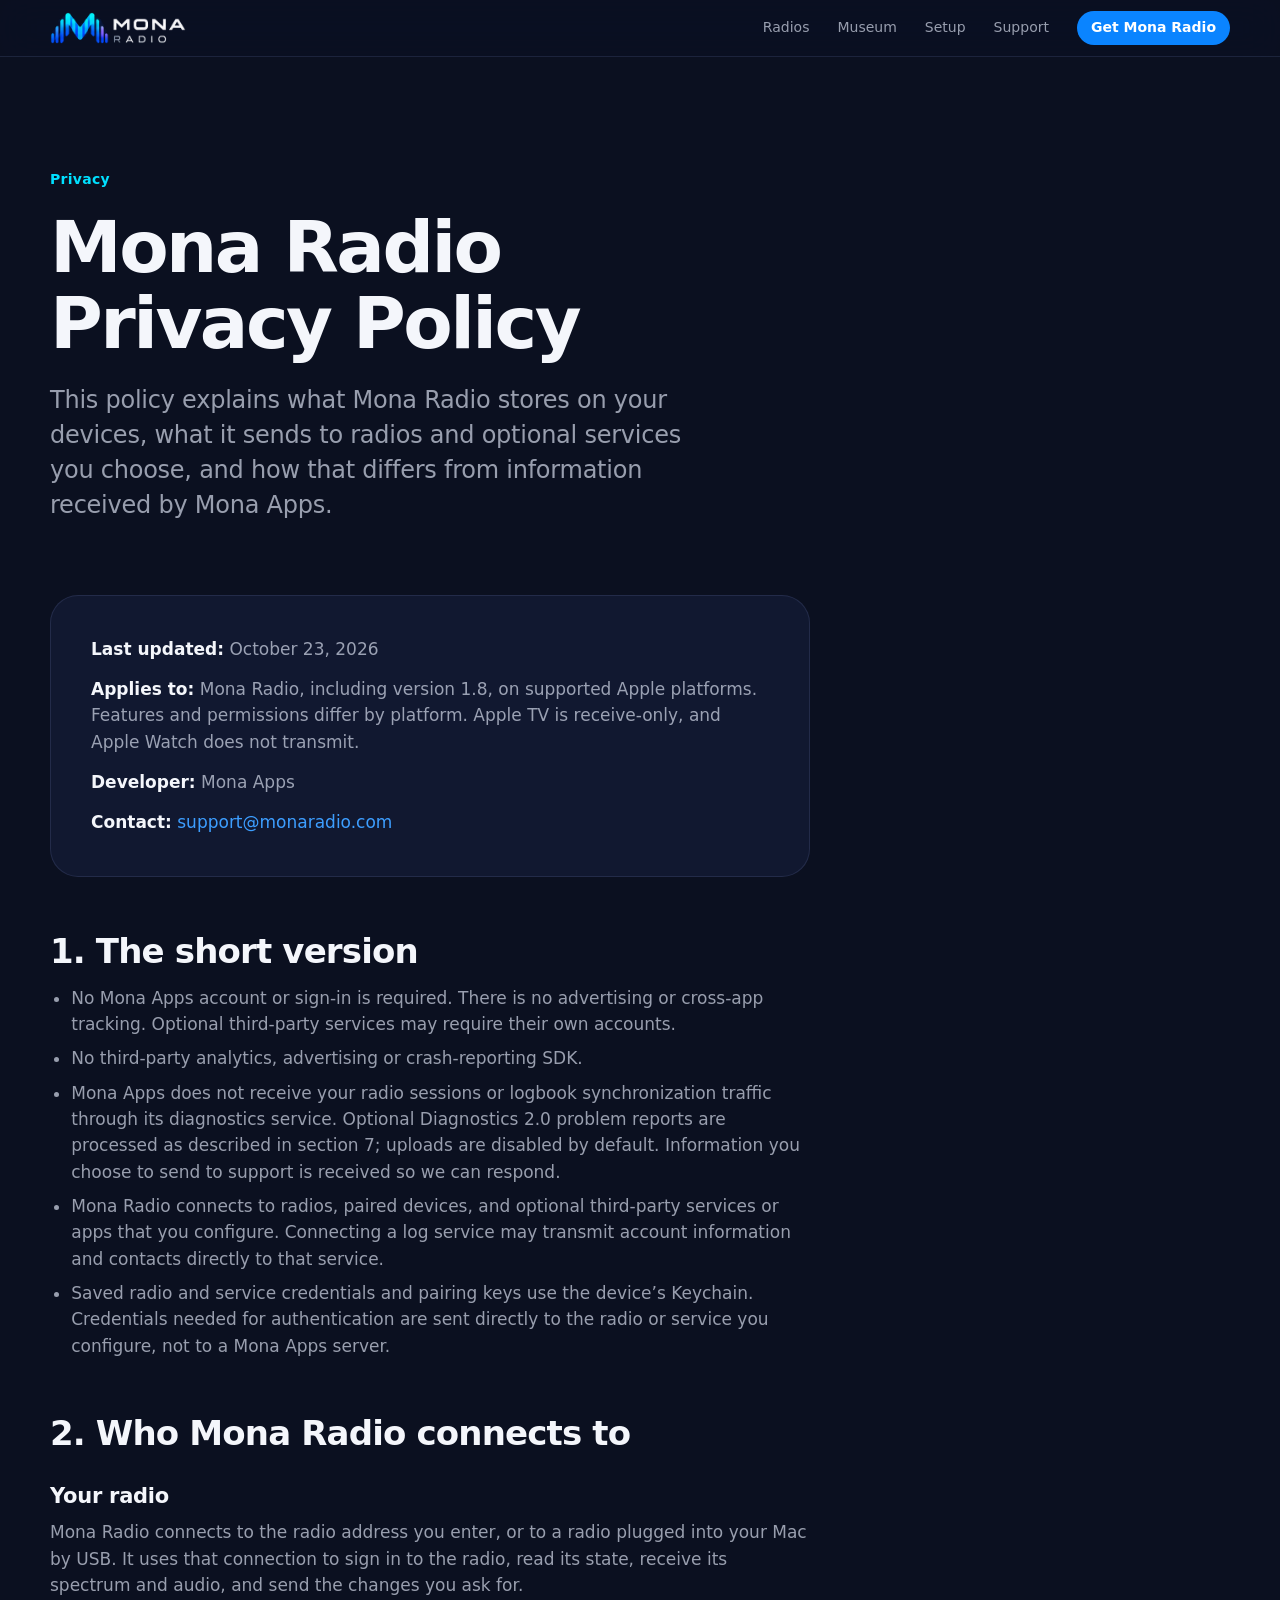
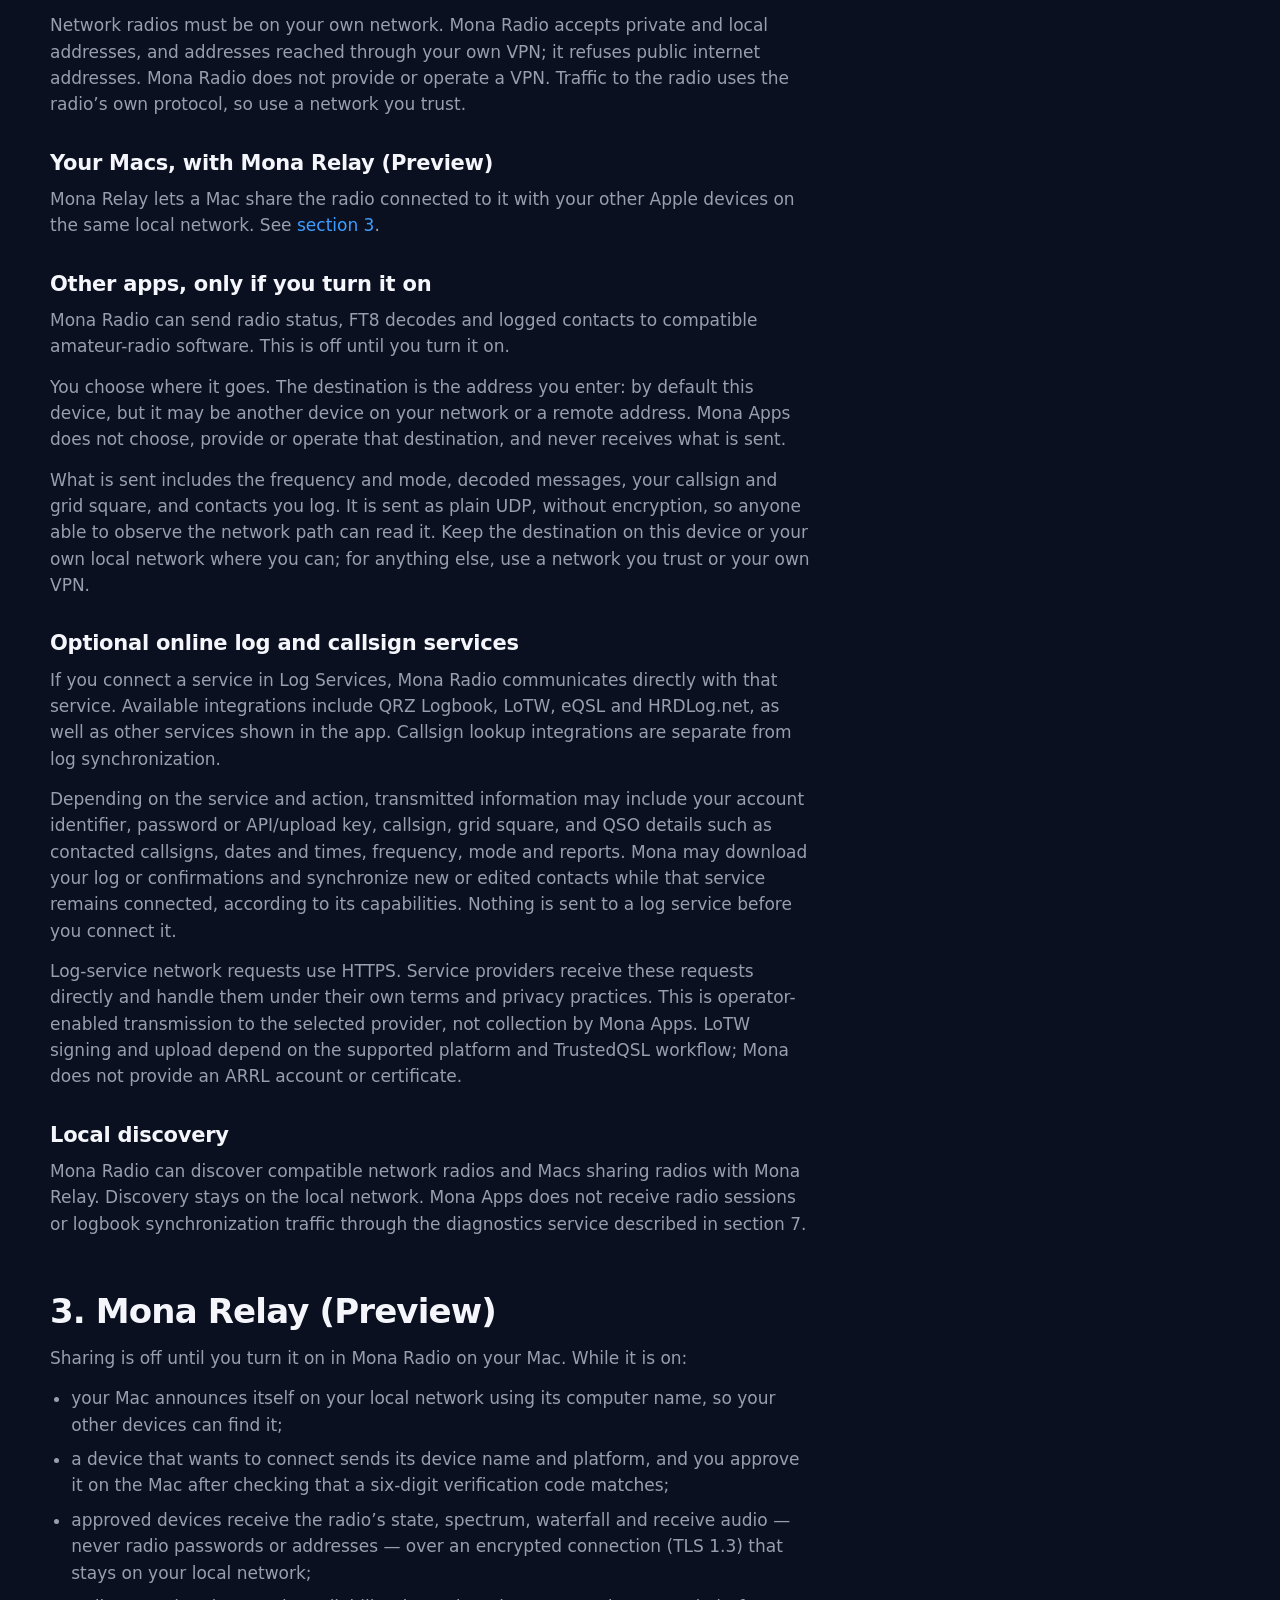
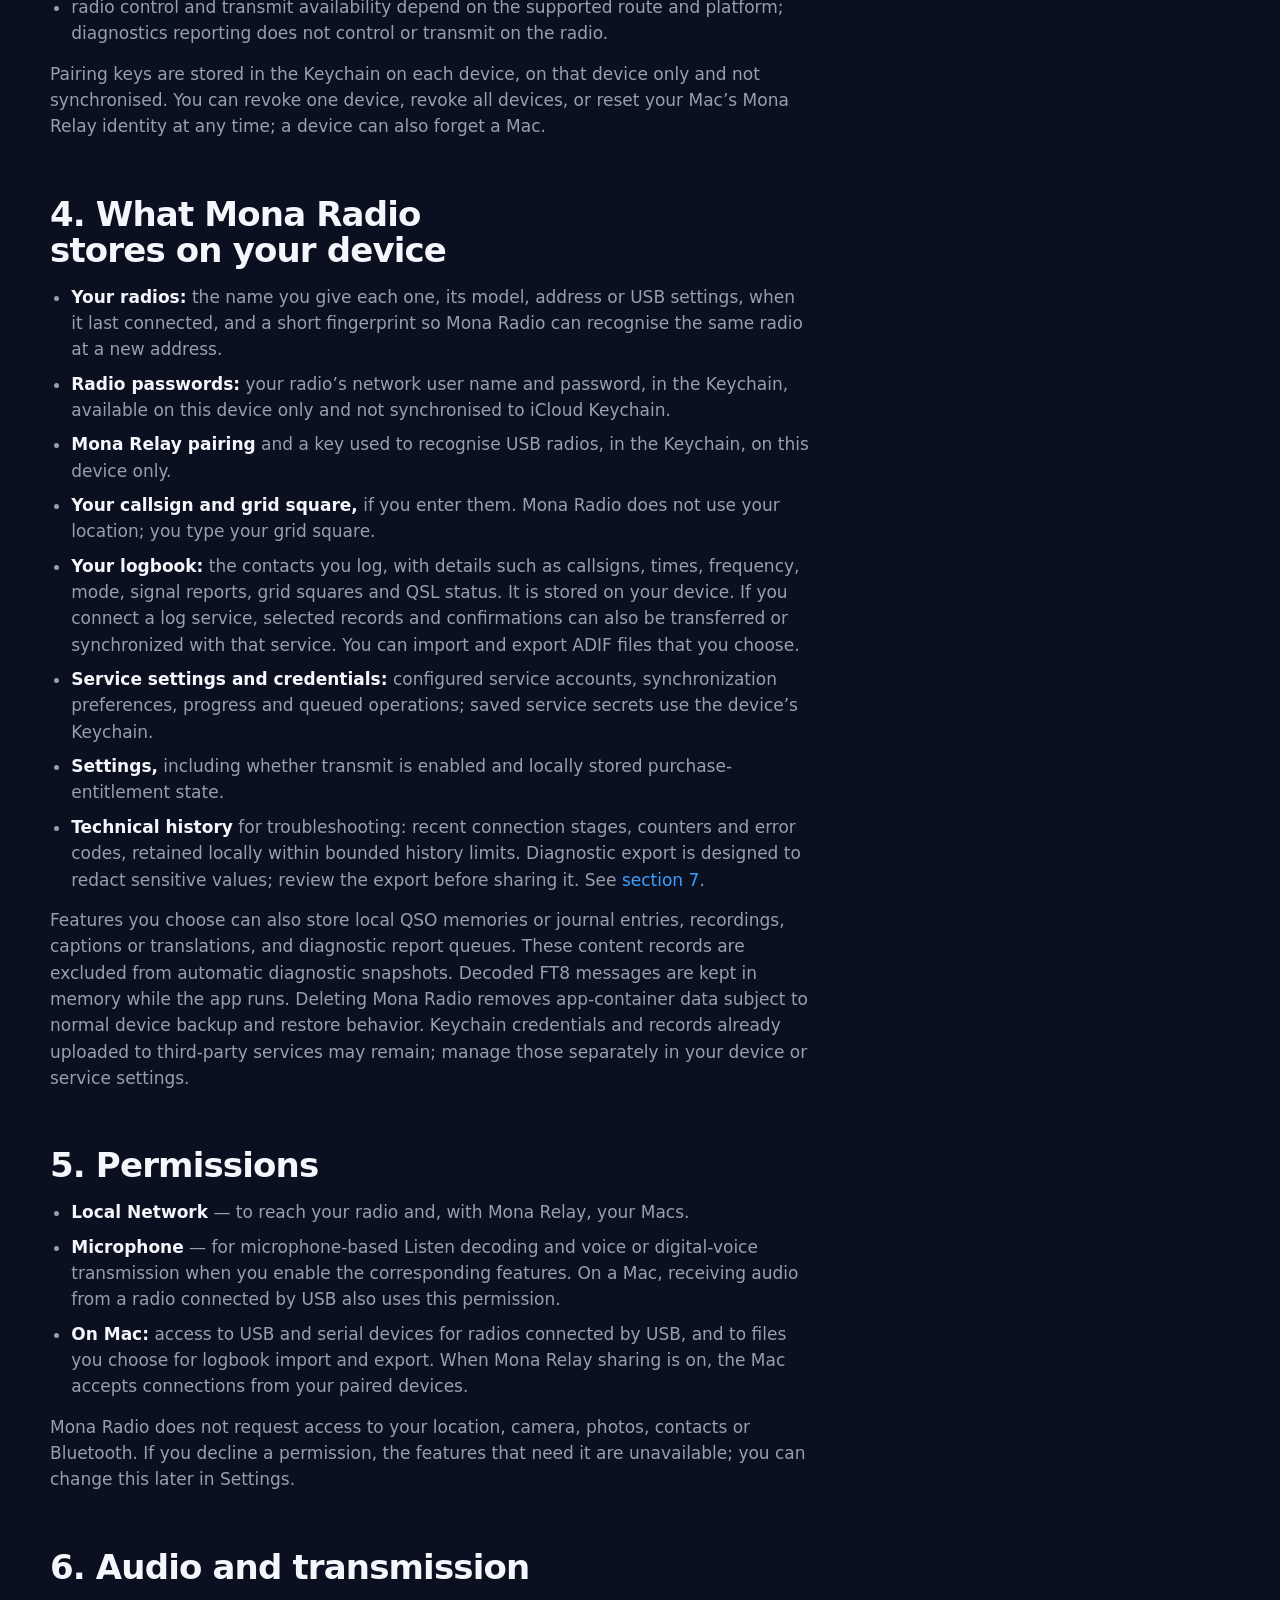
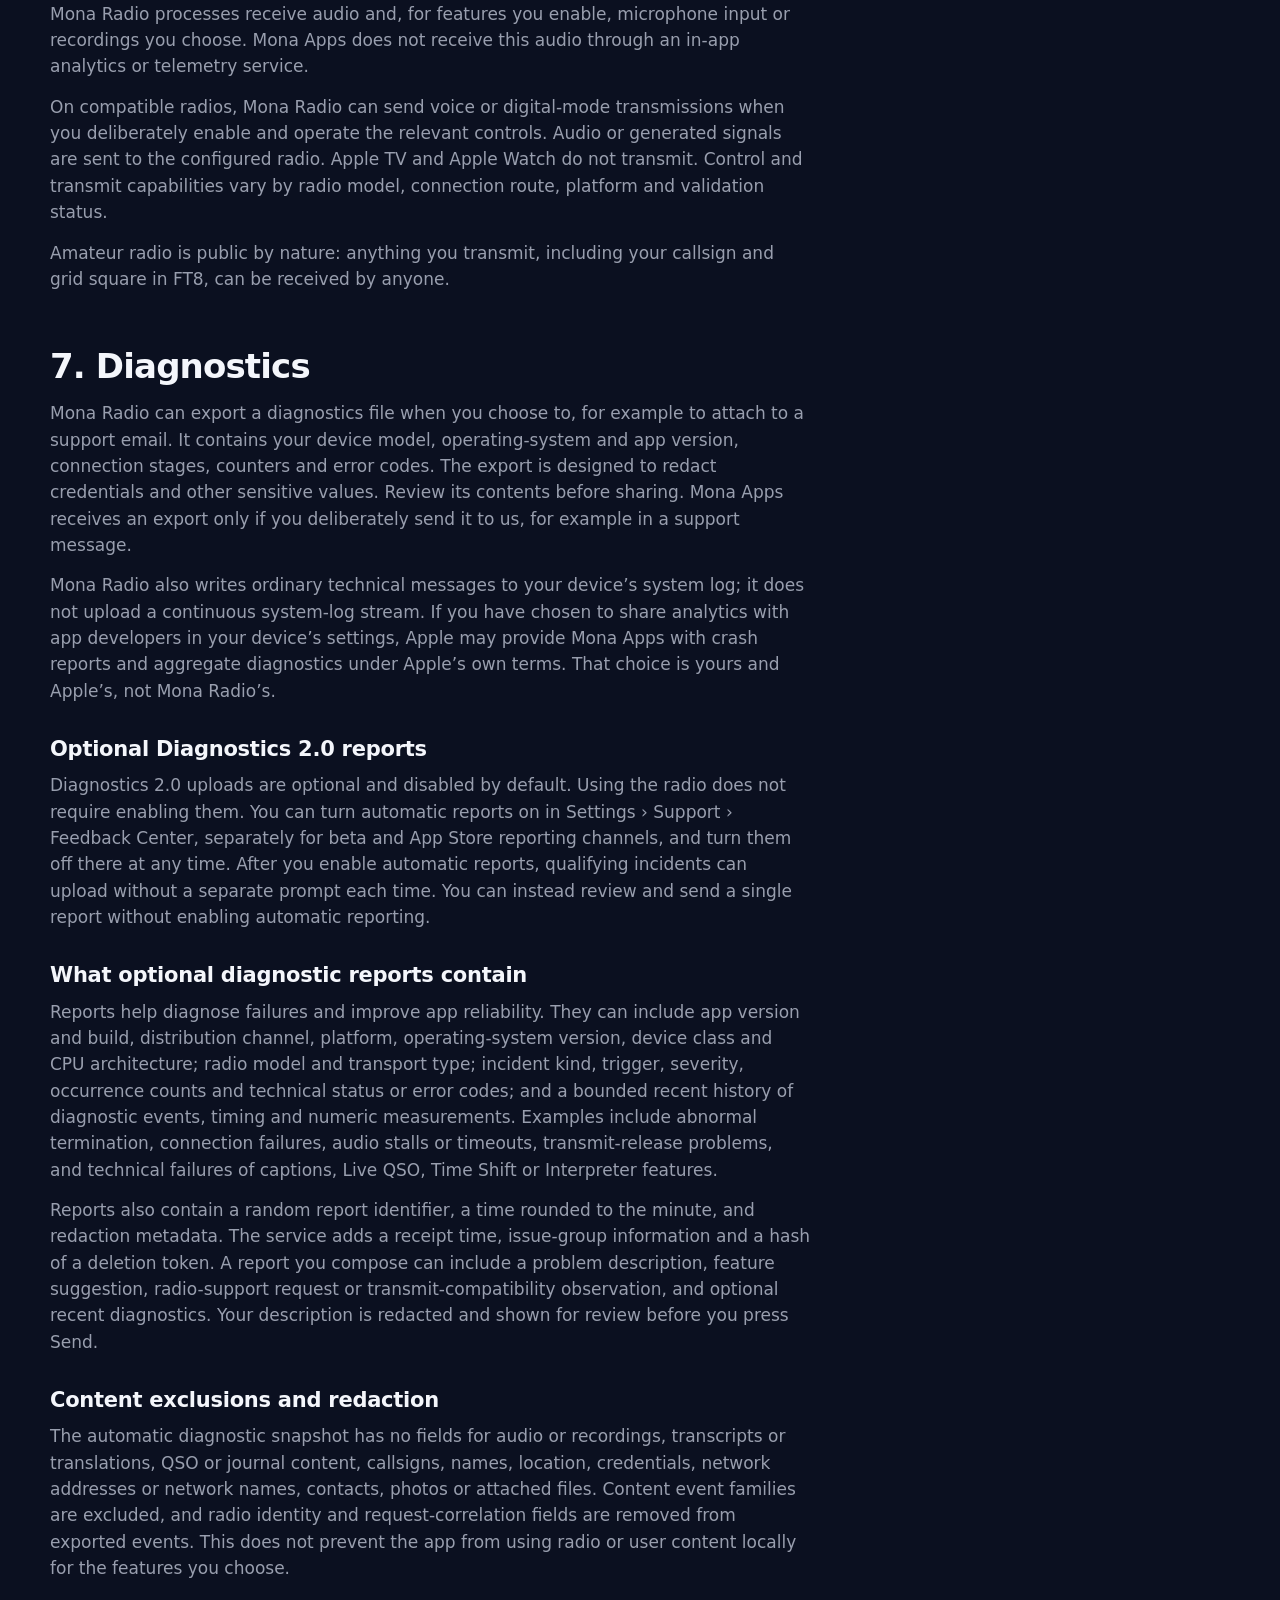
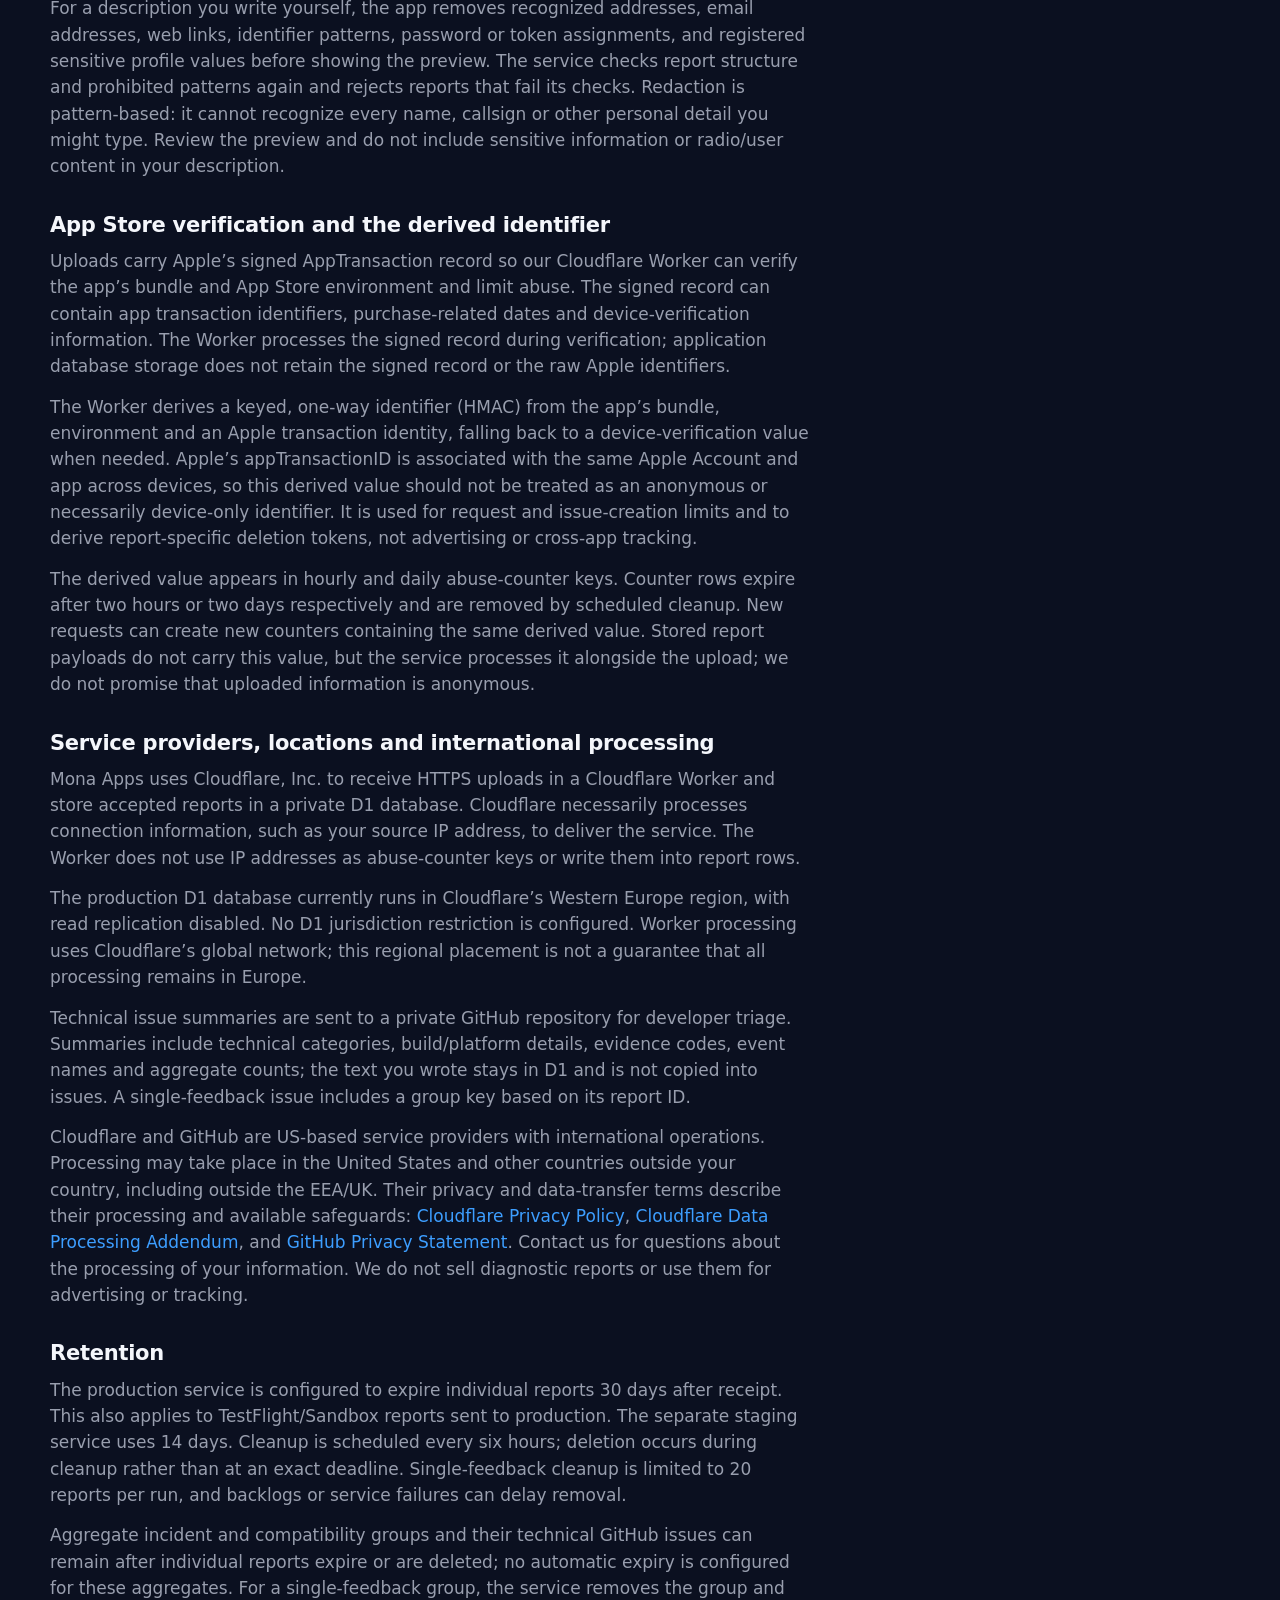
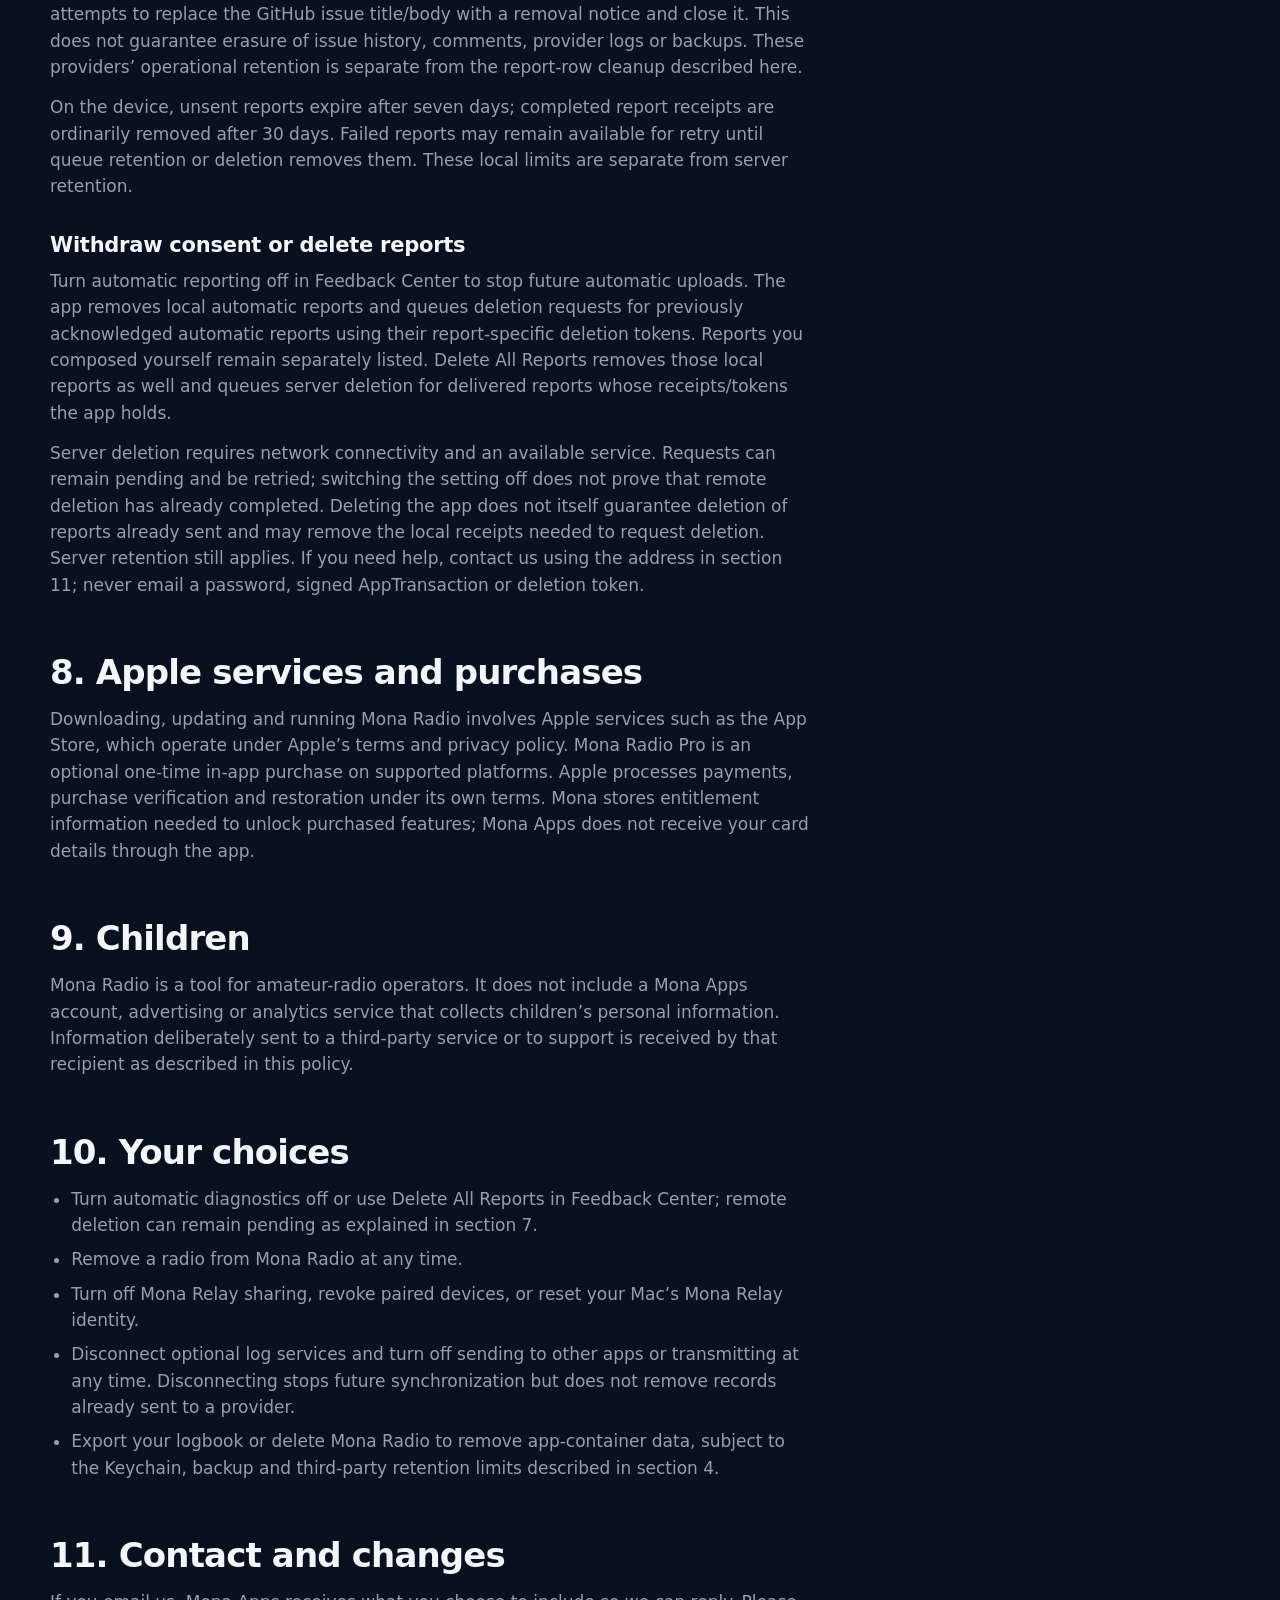
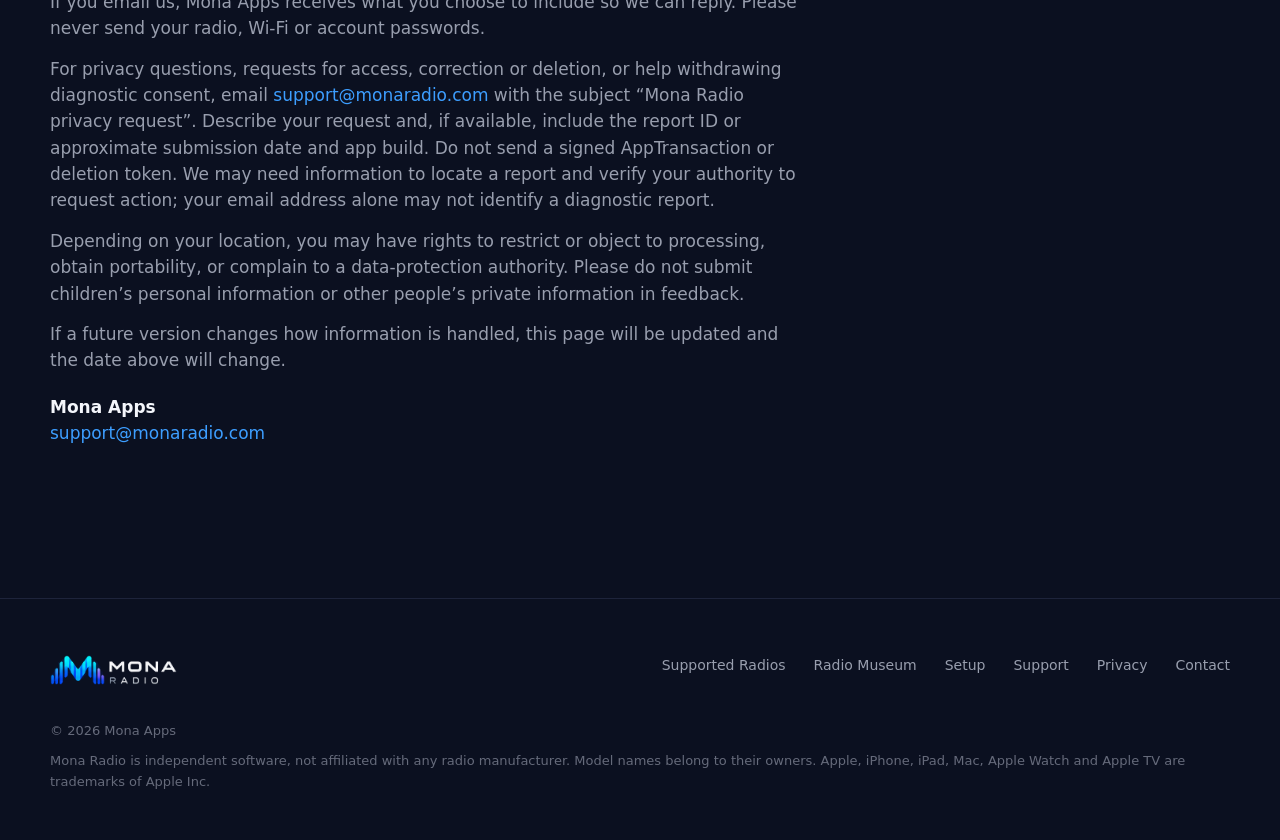
<file: privacy/index.html>
<!doctype html>
<html lang="en" class="no-js">
<head>
  <meta charset="utf-8">
  <meta name="viewport" content="width=device-width, initial-scale=1">
  <title>Privacy Policy — Mona Radio</title>
  <meta name="description" content="What Mona Radio stores on your devices, who it connects to, and what it never does.">
  <meta name="theme-color" content="#0B1020">
  <link rel="canonical" href="https://monaradio.com/privacy/">
  <meta property="og:type" content="website">
  <meta property="og:site_name" content="Mona Radio">
  <meta property="og:title" content="Privacy Policy — Mona Radio">
  <meta property="og:description" content="What Mona Radio stores on your devices, who it connects to, and what it never does.">
  <meta property="og:url" content="https://monaradio.com/privacy/">
  <meta property="og:image" content="https://monaradio.com/assets/img/og-image.png">
  <meta property="og:image:width" content="1200">
  <meta property="og:image:height" content="630">
  <meta property="og:image:alt" content="Mona Radio — Your radio. Everywhere.">
  <meta name="twitter:card" content="summary_large_image">
  <link rel="icon" href="../assets/brand/mona-radio-simplified.png" type="image/png">
  <link rel="apple-touch-icon" href="../assets/brand/mona-radio-app-icon.png">
  <link rel="stylesheet" href="../assets/css/site.css">
  <script src="../assets/js/menu.js" defer></script>
</head>
<body>
  <a class="skip-link" href="#main">Skip to content</a>

  <header class="site-header">
    <div class="shell header-inner">
      <a class="brand-link" href="../" aria-label="Mona Radio home"><img class="brand-horizontal" src="../assets/brand/mona-radio-horizontal.png" width="322" height="76" alt="Mona Radio"></a>
      <button class="menu-toggle" type="button" aria-expanded="false" aria-controls="primary-nav">Menu</button>
      <nav class="nav" id="primary-nav" aria-label="Primary">
        <a href="../radios/">Radios</a>
        <a href="../museum/">Museum</a>
        <a href="../setup/">Setup</a>
        <a href="../support/">Support</a>
        <a class="nav-cta" href="../#get">Get Mona Radio</a>
      </nav>
    </div>
  </header>

  <main id="main">
    <section class="page-hero">
      <div class="shell">
        <p class="eyebrow">Privacy</p>
        <h1>Mona Radio Privacy Policy</h1>
        <p class="lede">This policy explains what Mona Radio stores on your devices, what it sends to radios and optional services you choose, and how that differs from information received by Mona Apps.</p>
      </div>
    </section>

    <section class="section" style="padding-top:0">
      <div class="shell">
        <div class="prose">
          <div class="card" style="margin-bottom:48px">
            <p><strong>Last updated:</strong> October 23, 2026</p>
            <p><strong>Applies to:</strong> Mona Radio, including version 1.8, on supported Apple platforms. Features and permissions differ by platform. Apple TV is receive-only, and Apple Watch does not transmit.</p>
            <p><strong>Developer:</strong> Mona Apps</p>
            <p><strong>Contact:</strong> <a href="mailto:support@monaradio.com">support@monaradio.com</a></p>
          </div>

          <h2 id="summary">1. The short version</h2>
          <ul>
            <li>No Mona Apps account or sign-in is required. There is no advertising or cross-app tracking. Optional third-party services may require their own accounts.</li>
            <li>No third-party analytics, advertising or crash-reporting SDK.</li>
            <li>Mona Apps does not receive your radio sessions or logbook synchronization traffic through its diagnostics service. Optional Diagnostics 2.0 problem reports are processed as described in section 7; uploads are disabled by default. Information you choose to send to support is received so we can respond.</li>
            <li>Mona Radio connects to radios, paired devices, and optional third-party services or apps that you configure. Connecting a log service may transmit account information and contacts directly to that service.</li>
            <li>Saved radio and service credentials and pairing keys use the device’s Keychain. Credentials needed for authentication are sent directly to the radio or service you configure, not to a Mona Apps server.</li>
          </ul>

          <h2 id="network">2. Who Mona Radio connects to</h2>
          <h3>Your radio</h3>
          <p>Mona Radio connects to the radio address you enter, or to a radio plugged into your Mac by USB. It uses that connection to sign in to the radio, read its state, receive its spectrum and audio, and send the changes you ask for.</p>
          <p>Network radios must be on your own network. Mona Radio accepts private and local addresses, and addresses reached through your own VPN; it refuses public internet addresses. Mona Radio does not provide or operate a VPN. Traffic to the radio uses the radio’s own protocol, so use a network you trust.</p>
          <h3>Your Macs, with Mona Relay (Preview)</h3>
          <p>Mona Relay lets a Mac share the radio connected to it with your other Apple devices on the same local network. See <a href="#relay">section 3</a>.</p>
          <h3>Other apps, only if you turn it on</h3>
          <p>Mona Radio can send radio status, FT8 decodes and logged contacts to compatible amateur-radio software. This is off until you turn it on.</p>
          <p>You choose where it goes. The destination is the address you enter: by default this device, but it may be another device on your network or a remote address. Mona Apps does not choose, provide or operate that destination, and never receives what is sent.</p>
          <p>What is sent includes the frequency and mode, decoded messages, your callsign and grid square, and contacts you log. It is sent as plain UDP, without encryption, so anyone able to observe the network path can read it. Keep the destination on this device or your own local network where you can; for anything else, use a network you trust or your own VPN.</p>
          <h3>Optional online log and callsign services</h3>
          <p>If you connect a service in Log Services, Mona Radio communicates directly with that service. Available integrations include QRZ Logbook, LoTW, eQSL and HRDLog.net, as well as other services shown in the app. Callsign lookup integrations are separate from log synchronization.</p>
          <p>Depending on the service and action, transmitted information may include your account identifier, password or API/upload key, callsign, grid square, and QSO details such as contacted callsigns, dates and times, frequency, mode and reports. Mona may download your log or confirmations and synchronize new or edited contacts while that service remains connected, according to its capabilities. Nothing is sent to a log service before you connect it.</p>
          <p>Log-service network requests use HTTPS. Service providers receive these requests directly and handle them under their own terms and privacy practices. This is operator-enabled transmission to the selected provider, not collection by Mona Apps. LoTW signing and upload depend on the supported platform and TrustedQSL workflow; Mona does not provide an ARRL account or certificate.</p>
          <h3>Local discovery</h3>
          <p>Mona Radio can discover compatible network radios and Macs sharing radios with Mona Relay. Discovery stays on the local network. Mona Apps does not receive radio sessions or logbook synchronization traffic through the diagnostics service described in section 7.</p>

          <h2 id="relay">3. Mona Relay (Preview)</h2>
          <p>Sharing is off until you turn it on in Mona Radio on your Mac. While it is on:</p>
          <ul>
            <li>your Mac announces itself on your local network using its computer name, so your other devices can find it;</li>
            <li>a device that wants to connect sends its device name and platform, and you approve it on the Mac after checking that a six-digit verification code matches;</li>
            <li>approved devices receive the radio’s state, spectrum, waterfall and receive audio — never radio passwords or addresses — over an encrypted connection (TLS 1.3) that stays on your local network;</li>
            <li>radio control and transmit availability depend on the supported route and platform; diagnostics reporting does not control or transmit on the radio.</li>
          </ul>
          <p>Pairing keys are stored in the Keychain on each device, on that device only and not synchronised. You can revoke one device, revoke all devices, or reset your Mac’s Mona Relay identity at any time; a device can also forget a Mac.</p>

          <h2 id="stored">4. What Mona Radio stores on your device</h2>
          <ul>
            <li><strong>Your radios:</strong> the name you give each one, its model, address or USB settings, when it last connected, and a short fingerprint so Mona Radio can recognise the same radio at a new address.</li>
            <li><strong>Radio passwords:</strong> your radio’s network user name and password, in the Keychain, available on this device only and not synchronised to iCloud Keychain.</li>
            <li><strong>Mona Relay pairing</strong> and a key used to recognise USB radios, in the Keychain, on this device only.</li>
            <li><strong>Your callsign and grid square,</strong> if you enter them. Mona Radio does not use your location; you type your grid square.</li>
            <li><strong>Your logbook:</strong> the contacts you log, with details such as callsigns, times, frequency, mode, signal reports, grid squares and QSL status. It is stored on your device. If you connect a log service, selected records and confirmations can also be transferred or synchronized with that service. You can import and export ADIF files that you choose.</li>
            <li><strong>Service settings and credentials:</strong> configured service accounts, synchronization preferences, progress and queued operations; saved service secrets use the device’s Keychain.</li>
            <li><strong>Settings,</strong> including whether transmit is enabled and locally stored purchase-entitlement state.</li>
            <li><strong>Technical history</strong> for troubleshooting: recent connection stages, counters and error codes, retained locally within bounded history limits. Diagnostic export is designed to redact sensitive values; review the export before sharing it. See <a href="#diagnostics">section 7</a>.</li>
          </ul>
          <p>Features you choose can also store local QSO memories or journal entries, recordings, captions or translations, and diagnostic report queues. These content records are excluded from automatic diagnostic snapshots. Decoded FT8 messages are kept in memory while the app runs. Deleting Mona Radio removes app-container data subject to normal device backup and restore behavior. Keychain credentials and records already uploaded to third-party services may remain; manage those separately in your device or service settings.</p>

          <h2 id="permissions">5. Permissions</h2>
          <ul>
            <li><strong>Local Network</strong> — to reach your radio and, with Mona Relay, your Macs.</li>
            <li><strong>Microphone</strong> — for microphone-based Listen decoding and voice or digital-voice transmission when you enable the corresponding features. On a Mac, receiving audio from a radio connected by USB also uses this permission.</li>
            <li><strong>On Mac:</strong> access to USB and serial devices for radios connected by USB, and to files you choose for logbook import and export. When Mona Relay sharing is on, the Mac accepts connections from your paired devices.</li>
          </ul>
          <p>Mona Radio does not request access to your location, camera, photos, contacts or Bluetooth. If you decline a permission, the features that need it are unavailable; you can change this later in Settings.</p>

          <h2 id="audio">6. Audio and transmission</h2>
          <p>Mona Radio processes receive audio and, for features you enable, microphone input or recordings you choose. Mona Apps does not receive this audio through an in-app analytics or telemetry service.</p>
          <p>On compatible radios, Mona Radio can send voice or digital-mode transmissions when you deliberately enable and operate the relevant controls. Audio or generated signals are sent to the configured radio. Apple TV and Apple Watch do not transmit. Control and transmit capabilities vary by radio model, connection route, platform and validation status.</p>
          <p>Amateur radio is public by nature: anything you transmit, including your callsign and grid square in FT8, can be received by anyone.</p>

          <h2 id="diagnostics">7. Diagnostics</h2>
          <p>Mona Radio can export a diagnostics file when you choose to, for example to attach to a support email. It contains your device model, operating-system and app version, connection stages, counters and error codes. The export is designed to redact credentials and other sensitive values. Review its contents before sharing. Mona Apps receives an export only if you deliberately send it to us, for example in a support message.</p>
          <p>Mona Radio also writes ordinary technical messages to your device’s system log; it does not upload a continuous system-log stream. If you have chosen to share analytics with app developers in your device’s settings, Apple may provide Mona Apps with crash reports and aggregate diagnostics under Apple’s own terms. That choice is yours and Apple’s, not Mona Radio’s.</p>

          <h3>Optional Diagnostics 2.0 reports</h3>
          <p>Diagnostics 2.0 uploads are optional and disabled by default. Using the radio does not require enabling them. You can turn automatic reports on in Settings › Support › Feedback Center, separately for beta and App Store reporting channels, and turn them off there at any time. After you enable automatic reports, qualifying incidents can upload without a separate prompt each time. You can instead review and send a single report without enabling automatic reporting.</p>
          <h3>What optional diagnostic reports contain</h3>
          <p>Reports help diagnose failures and improve app reliability. They can include app version and build, distribution channel, platform, operating-system version, device class and CPU architecture; radio model and transport type; incident kind, trigger, severity, occurrence counts and technical status or error codes; and a bounded recent history of diagnostic events, timing and numeric measurements. Examples include abnormal termination, connection failures, audio stalls or timeouts, transmit-release problems, and technical failures of captions, Live QSO, Time Shift or Interpreter features.</p>
          <p>Reports also contain a random report identifier, a time rounded to the minute, and redaction metadata. The service adds a receipt time, issue-group information and a hash of a deletion token. A report you compose can include a problem description, feature suggestion, radio-support request or transmit-compatibility observation, and optional recent diagnostics. Your description is redacted and shown for review before you press Send.</p>

          <h3>Content exclusions and redaction</h3>
          <p>The automatic diagnostic snapshot has no fields for audio or recordings, transcripts or translations, QSO or journal content, callsigns, names, location, credentials, network addresses or network names, contacts, photos or attached files. Content event families are excluded, and radio identity and request-correlation fields are removed from exported events. This does not prevent the app from using radio or user content locally for the features you choose.</p>
          <p>For a description you write yourself, the app removes recognized addresses, email addresses, web links, identifier patterns, password or token assignments, and registered sensitive profile values before showing the preview. The service checks report structure and prohibited patterns again and rejects reports that fail its checks. Redaction is pattern-based: it cannot recognize every name, callsign or other personal detail you might type. Review the preview and do not include sensitive information or radio/user content in your description.</p>

          <h3>App Store verification and the derived identifier</h3>
          <p>Uploads carry Apple’s signed AppTransaction record so our Cloudflare Worker can verify the app’s bundle and App Store environment and limit abuse. The signed record can contain app transaction identifiers, purchase-related dates and device-verification information. The Worker processes the signed record during verification; application database storage does not retain the signed record or the raw Apple identifiers.</p>
          <p>The Worker derives a keyed, one-way identifier (HMAC) from the app’s bundle, environment and an Apple transaction identity, falling back to a device-verification value when needed. Apple’s appTransactionID is associated with the same Apple Account and app across devices, so this derived value should not be treated as an anonymous or necessarily device-only identifier. It is used for request and issue-creation limits and to derive report-specific deletion tokens, not advertising or cross-app tracking.</p>
          <p>The derived value appears in hourly and daily abuse-counter keys. Counter rows expire after two hours or two days respectively and are removed by scheduled cleanup. New requests can create new counters containing the same derived value. Stored report payloads do not carry this value, but the service processes it alongside the upload; we do not promise that uploaded information is anonymous.</p>

          <h3>Service providers, locations and international processing</h3>
          <p>Mona Apps uses Cloudflare, Inc. to receive HTTPS uploads in a Cloudflare Worker and store accepted reports in a private D1 database. Cloudflare necessarily processes connection information, such as your source IP address, to deliver the service. The Worker does not use IP addresses as abuse-counter keys or write them into report rows.</p>
          <p>The production D1 database currently runs in Cloudflare’s Western Europe region, with read replication disabled. No D1 jurisdiction restriction is configured. Worker processing uses Cloudflare’s global network; this regional placement is not a guarantee that all processing remains in Europe.</p>
          <p>Technical issue summaries are sent to a private GitHub repository for developer triage. Summaries include technical categories, build/platform details, evidence codes, event names and aggregate counts; the text you wrote stays in D1 and is not copied into issues. A single-feedback issue includes a group key based on its report ID.</p>
          <p>Cloudflare and GitHub are US-based service providers with international operations. Processing may take place in the United States and other countries outside your country, including outside the EEA/UK. Their privacy and data-transfer terms describe their processing and available safeguards: <a href="https://www.cloudflare.com/privacypolicy/">Cloudflare Privacy Policy</a>, <a href="https://www.cloudflare.com/cloudflare-customer-dpa/">Cloudflare Data Processing Addendum</a>, and <a href="https://docs.github.com/en/site-policy/privacy-policies/github-general-privacy-statement">GitHub Privacy Statement</a>. Contact us for questions about the processing of your information. We do not sell diagnostic reports or use them for advertising or tracking.</p>

          <h3>Retention</h3>
          <p>The production service is configured to expire individual reports 30 days after receipt. This also applies to TestFlight/Sandbox reports sent to production. The separate staging service uses 14 days. Cleanup is scheduled every six hours; deletion occurs during cleanup rather than at an exact deadline. Single-feedback cleanup is limited to 20 reports per run, and backlogs or service failures can delay removal.</p>
          <p>Aggregate incident and compatibility groups and their technical GitHub issues can remain after individual reports expire or are deleted; no automatic expiry is configured for these aggregates. For a single-feedback group, the service removes the group and attempts to replace the GitHub issue title/body with a removal notice and close it. This does not guarantee erasure of issue history, comments, provider logs or backups. These providers’ operational retention is separate from the report-row cleanup described here.</p>
          <p>On the device, unsent reports expire after seven days; completed report receipts are ordinarily removed after 30 days. Failed reports may remain available for retry until queue retention or deletion removes them. These local limits are separate from server retention.</p>

          <h3>Withdraw consent or delete reports</h3>
          <p>Turn automatic reporting off in Feedback Center to stop future automatic uploads. The app removes local automatic reports and queues deletion requests for previously acknowledged automatic reports using their report-specific deletion tokens. Reports you composed yourself remain separately listed. Delete All Reports removes those local reports as well and queues server deletion for delivered reports whose receipts/tokens the app holds.</p>
          <p>Server deletion requires network connectivity and an available service. Requests can remain pending and be retried; switching the setting off does not prove that remote deletion has already completed. Deleting the app does not itself guarantee deletion of reports already sent and may remove the local receipts needed to request deletion. Server retention still applies. If you need help, contact us using the address in section 11; never email a password, signed AppTransaction or deletion token.</p>

          <h2 id="apple">8. Apple services and purchases</h2>
          <p>Downloading, updating and running Mona Radio involves Apple services such as the App Store, which operate under Apple’s terms and privacy policy. Mona Radio Pro is an optional one-time in-app purchase on supported platforms. Apple processes payments, purchase verification and restoration under its own terms. Mona stores entitlement information needed to unlock purchased features; Mona Apps does not receive your card details through the app.</p>

          <h2 id="children">9. Children</h2>
          <p>Mona Radio is a tool for amateur-radio operators. It does not include a Mona Apps account, advertising or analytics service that collects children’s personal information. Information deliberately sent to a third-party service or to support is received by that recipient as described in this policy.</p>

          <h2 id="choices">10. Your choices</h2>
          <ul>
            <li>Turn automatic diagnostics off or use Delete All Reports in Feedback Center; remote deletion can remain pending as explained in section 7.</li>
            <li>Remove a radio from Mona Radio at any time.</li>
            <li>Turn off Mona Relay sharing, revoke paired devices, or reset your Mac’s Mona Relay identity.</li>
            <li>Disconnect optional log services and turn off sending to other apps or transmitting at any time. Disconnecting stops future synchronization but does not remove records already sent to a provider.</li>
            <li>Export your logbook or delete Mona Radio to remove app-container data, subject to the Keychain, backup and third-party retention limits described in section 4.</li>
          </ul>

          <h2 id="contact">11. Contact and changes</h2>
          <p>If you email us, Mona Apps receives what you choose to include so we can reply. Please never send your radio, Wi-Fi or account passwords.</p>
          <p>For privacy questions, requests for access, correction or deletion, or help withdrawing diagnostic consent, email <a href="mailto:support@monaradio.com?subject=Mona%20Radio%20privacy%20request">support@monaradio.com</a> with the subject “Mona Radio privacy request”. Describe your request and, if available, include the report ID or approximate submission date and app build. Do not send a signed AppTransaction or deletion token. We may need information to locate a report and verify your authority to request action; your email address alone may not identify a diagnostic report.</p>
          <p>Depending on your location, you may have rights to restrict or object to processing, obtain portability, or complain to a data-protection authority. Please do not submit children’s personal information or other people’s private information in feedback.</p>
          <p>If a future version changes how information is handled, this page will be updated and the date above will change.</p>
          <p style="margin-top:20px"><strong>Mona Apps</strong><br><a href="mailto:support@monaradio.com">support@monaradio.com</a></p>
        </div>
      </div>
    </section>
  </main>

  <footer class="site-footer">
    <div class="shell">
      <div class="footer-top">
        <a class="brand-link brand-link--footer" href="../" aria-label="Mona Radio home"><img class="brand-horizontal" src="../assets/brand/mona-radio-horizontal.png" width="322" height="76" alt="Mona Radio"></a>
        <nav class="footer-links" aria-label="Footer">
          <a href="../radios/">Supported Radios</a>
          <a href="../museum/">Radio Museum</a>
          <a href="../setup/">Setup</a>
          <a href="../support/">Support</a>
          <a href="./" aria-current="page">Privacy</a>
          <a href="../contact/">Contact</a>
        </nav>
      </div>
      <div class="footer-bottom">
        <p>© 2026 Mona Apps</p>
        <p>Mona Radio is independent software, not affiliated with any radio manufacturer. Model names belong to their owners. Apple, iPhone, iPad, Mac, Apple&nbsp;Watch and Apple&nbsp;TV are trademarks of Apple&nbsp;Inc.</p>
      </div>
    </div>
  </footer>
</body>
</html>
</file>
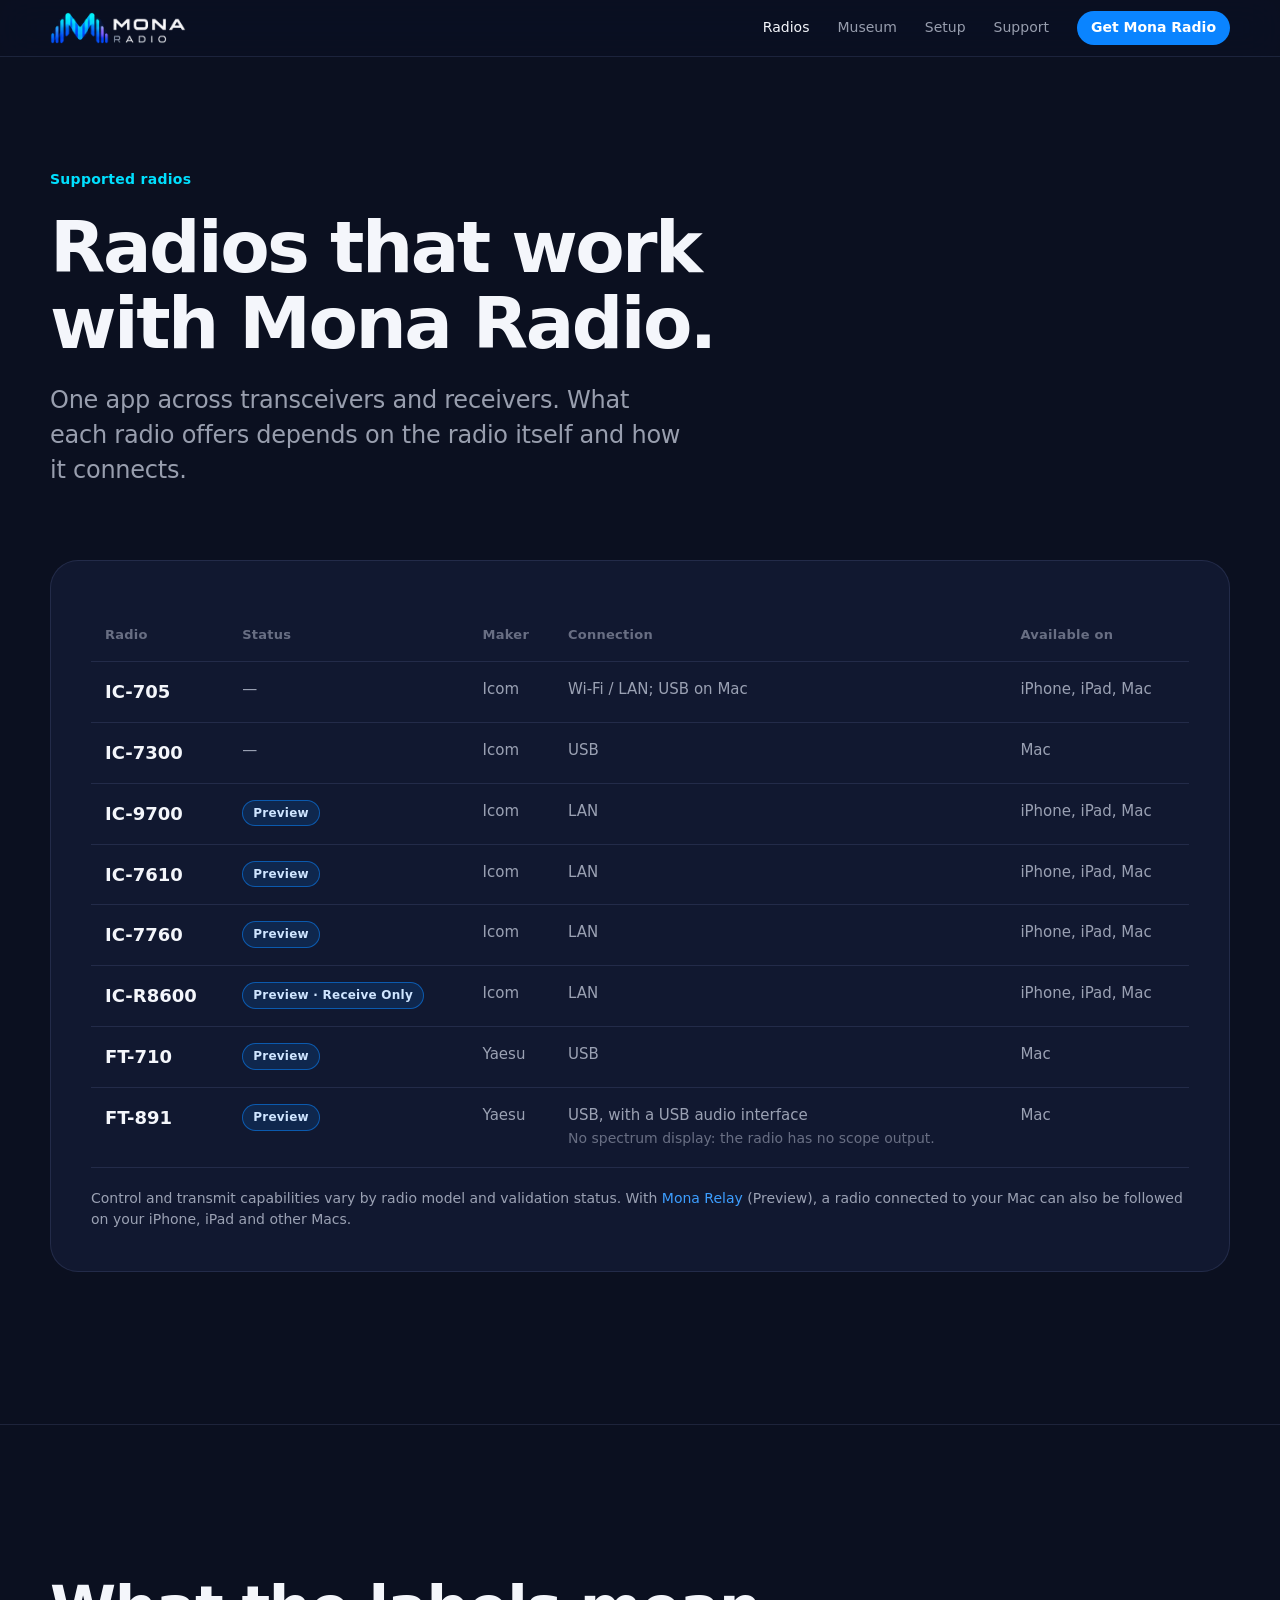
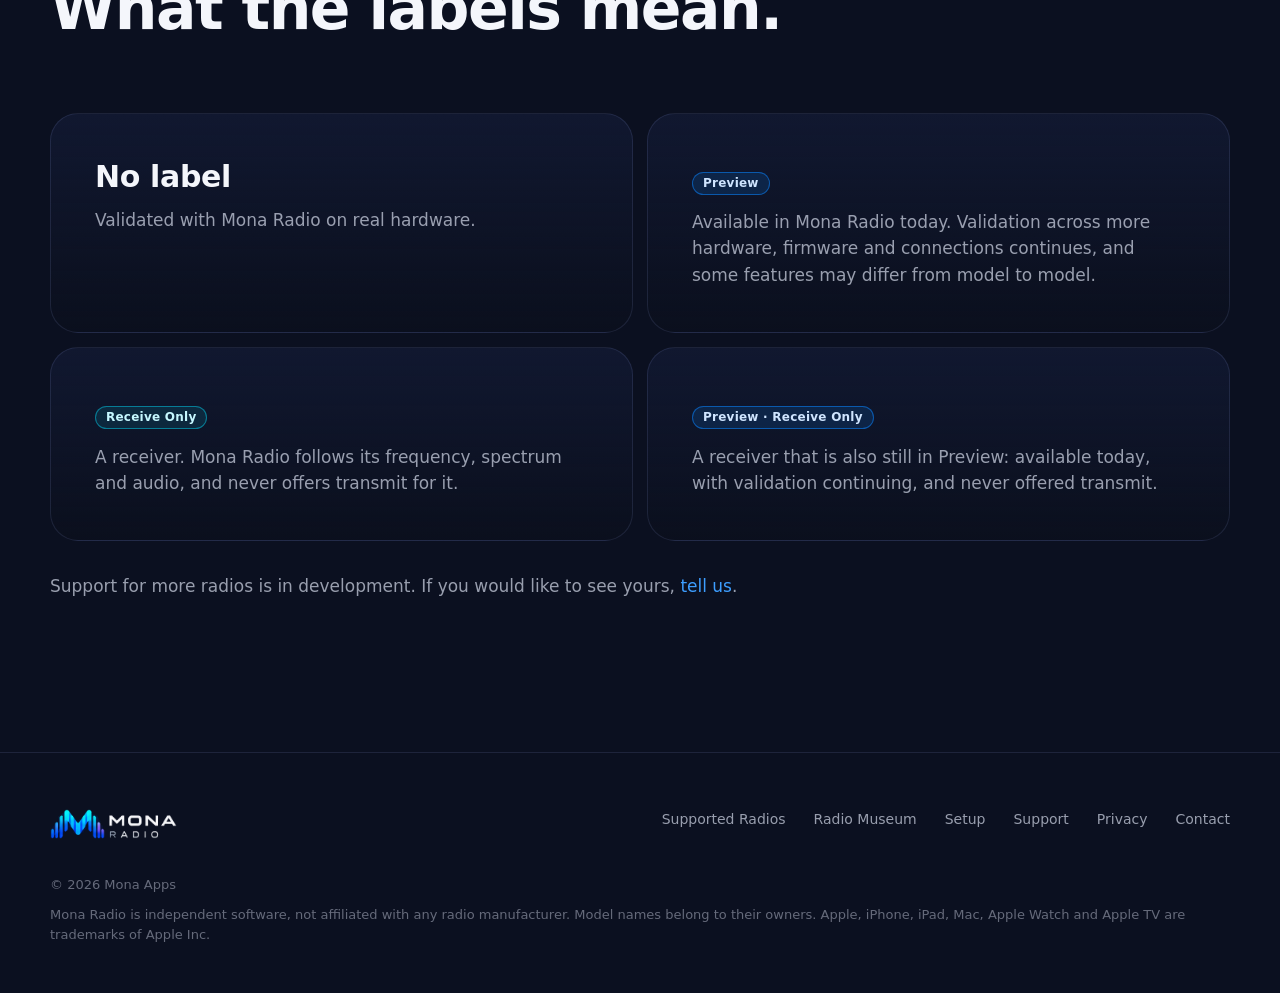
<file: radios/index.html>
<!doctype html>
<html lang="en" class="no-js">
<head>
  <meta charset="utf-8">
  <meta name="viewport" content="width=device-width, initial-scale=1">
  <title>Supported Radios — Mona Radio</title>
  <meta name="description" content="The radios Mona Radio works with, how each one connects, and which Apple devices it is available on.">
  <meta name="theme-color" content="#0B1020">
  <link rel="canonical" href="https://monaradio.com/radios/">
  <meta property="og:type" content="website">
  <meta property="og:site_name" content="Mona Radio">
  <meta property="og:title" content="Supported Radios — Mona Radio">
  <meta property="og:description" content="The radios Mona Radio works with, how each one connects, and which Apple devices it is available on.">
  <meta property="og:url" content="https://monaradio.com/radios/">
  <meta property="og:image" content="https://monaradio.com/assets/img/og-image.png">
  <meta property="og:image:width" content="1200">
  <meta property="og:image:height" content="630">
  <meta property="og:image:alt" content="Mona Radio — Your radio. Everywhere.">
  <meta name="twitter:card" content="summary_large_image">
  <link rel="icon" href="../assets/brand/mona-radio-simplified.png" type="image/png">
  <link rel="apple-touch-icon" href="../assets/brand/mona-radio-app-icon.png">
  <link rel="stylesheet" href="../assets/css/site.css">
  <script src="../assets/js/menu.js" defer></script>
</head>
<body>
  <a class="skip-link" href="#main">Skip to content</a>

  <header class="site-header">
    <div class="shell header-inner">
      <a class="brand-link" href="../" aria-label="Mona Radio home"><img class="brand-horizontal" src="../assets/brand/mona-radio-horizontal.png" width="322" height="76" alt="Mona Radio"></a>
      <button class="menu-toggle" type="button" aria-expanded="false" aria-controls="primary-nav">Menu</button>
      <nav class="nav" id="primary-nav" aria-label="Primary">
        <a href="./" aria-current="page">Radios</a>
        <a href="../museum/">Museum</a>
        <a href="../setup/">Setup</a>
        <a href="../support/">Support</a>
        <a class="nav-cta" href="../#get">Get Mona Radio</a>
      </nav>
    </div>
  </header>

  <main id="main">

    <section class="page-hero">
      <div class="shell">
        <p class="eyebrow">Supported radios</p>
        <h1>Radios that work with Mona Radio.</h1>
        <p class="lede">One app across transceivers and receivers. What each radio offers depends on the radio itself and how it connects.</p>
      </div>
    </section>

    <section class="section" style="padding-top:0">
      <div class="shell">
        <div class="card">
          <table class="radio-table">
            <thead><tr><th scope="col">Radio</th><th scope="col">Status</th><th scope="col">Maker</th><th scope="col">Connection</th><th scope="col">Available on</th></tr></thead>
            <tbody>
              <tr><td class="model">IC-705</td><td class="status" data-label="Status"><span class="muted">—</span></td><td data-label="Maker">Icom</td><td data-label="Connection">Wi-Fi / LAN; USB on Mac</td><td data-label="Available on">iPhone, iPad, Mac</td></tr>
              <tr><td class="model">IC-7300</td><td class="status" data-label="Status"><span class="muted">—</span></td><td data-label="Maker">Icom</td><td data-label="Connection">USB</td><td data-label="Available on">Mac</td></tr>
              <tr><td class="model">IC-9700</td><td class="status" data-label="Status"><div class="tags"><span class="tag preview">Preview</span></div></td><td data-label="Maker">Icom</td><td data-label="Connection">LAN</td><td data-label="Available on">iPhone, iPad, Mac</td></tr>
              <tr><td class="model">IC-7610</td><td class="status" data-label="Status"><div class="tags"><span class="tag preview">Preview</span></div></td><td data-label="Maker">Icom</td><td data-label="Connection">LAN</td><td data-label="Available on">iPhone, iPad, Mac</td></tr>
              <tr><td class="model">IC-7760</td><td class="status" data-label="Status"><div class="tags"><span class="tag preview">Preview</span></div></td><td data-label="Maker">Icom</td><td data-label="Connection">LAN</td><td data-label="Available on">iPhone, iPad, Mac</td></tr>
              <tr><td class="model">IC-R8600</td><td class="status" data-label="Status"><div class="tags"><span class="tag preview">Preview · Receive Only</span></div></td><td data-label="Maker">Icom</td><td data-label="Connection">LAN</td><td data-label="Available on">iPhone, iPad, Mac</td></tr>
              <tr><td class="model">FT-710</td><td class="status" data-label="Status"><div class="tags"><span class="tag preview">Preview</span></div></td><td data-label="Maker">Yaesu</td><td data-label="Connection">USB</td><td data-label="Available on">Mac</td></tr>
              <tr><td class="model">FT-891</td><td class="status" data-label="Status"><div class="tags"><span class="tag preview">Preview</span></div></td><td data-label="Maker">Yaesu</td><td data-label="Connection">USB, with a USB audio interface<br><span class="fine">No spectrum display: the radio has no scope output.</span></td><td data-label="Available on">Mac</td></tr>
            </tbody>
          </table>
          <p class="fine" style="margin-top:20px">Control and transmit capabilities vary by radio model and validation status. With <a href="../setup/#relay">Mona Relay</a> (Preview), a radio connected to your Mac can also be followed on your iPhone, iPad and other Macs.</p>
        </div>
      </div>
    </section>

    <section class="section">
      <div class="shell">
        <div class="section-head">
          <h2>What the labels mean.</h2>
        </div>
        <div class="capabilities">
          <article class="capability">
            <h3>No label</h3>
            <p>Validated with Mona Radio on real hardware.</p>
          </article>
          <article class="capability">
            <h3><span class="tag preview">Preview</span></h3>
            <p style="margin-top:14px">Available in Mona Radio today. Validation across more hardware, firmware and connections continues, and some features may differ from model to model.</p>
          </article>
          <article class="capability">
            <h3><span class="tag rx">Receive Only</span></h3>
            <p style="margin-top:14px">A receiver. Mona Radio follows its frequency, spectrum and audio, and never offers transmit for it.</p>
          </article>
          <article class="capability">
            <h3><span class="tag preview">Preview · Receive Only</span></h3>
            <p style="margin-top:14px">A receiver that is also still in Preview: available today, with validation continuing, and never offered transmit.</p>
          </article>
        </div>
        <p style="margin-top:32px" class="muted">Support for more radios is in development. If you would like to see yours, <a href="../contact/">tell us</a>.</p>
      </div>
    </section>
  </main>

  <footer class="site-footer">
    <div class="shell">
      <div class="footer-top">
        <a class="brand-link brand-link--footer" href="../" aria-label="Mona Radio home"><img class="brand-horizontal" src="../assets/brand/mona-radio-horizontal.png" width="322" height="76" alt="Mona Radio"></a>
        <nav class="footer-links" aria-label="Footer">
          <a href="./" aria-current="page">Supported Radios</a>
          <a href="../museum/">Radio Museum</a>
          <a href="../setup/">Setup</a>
          <a href="../support/">Support</a>
          <a href="../privacy/">Privacy</a>
          <a href="../contact/">Contact</a>
        </nav>
      </div>
      <div class="footer-bottom">
        <p>© 2026 Mona Apps</p>
        <p>Mona Radio is independent software, not affiliated with any radio manufacturer. Model names belong to their owners. Apple, iPhone, iPad, Mac, Apple&nbsp;Watch and Apple&nbsp;TV are trademarks of Apple&nbsp;Inc.</p>
      </div>
    </div>
  </footer>
</body>
</html>
</file>
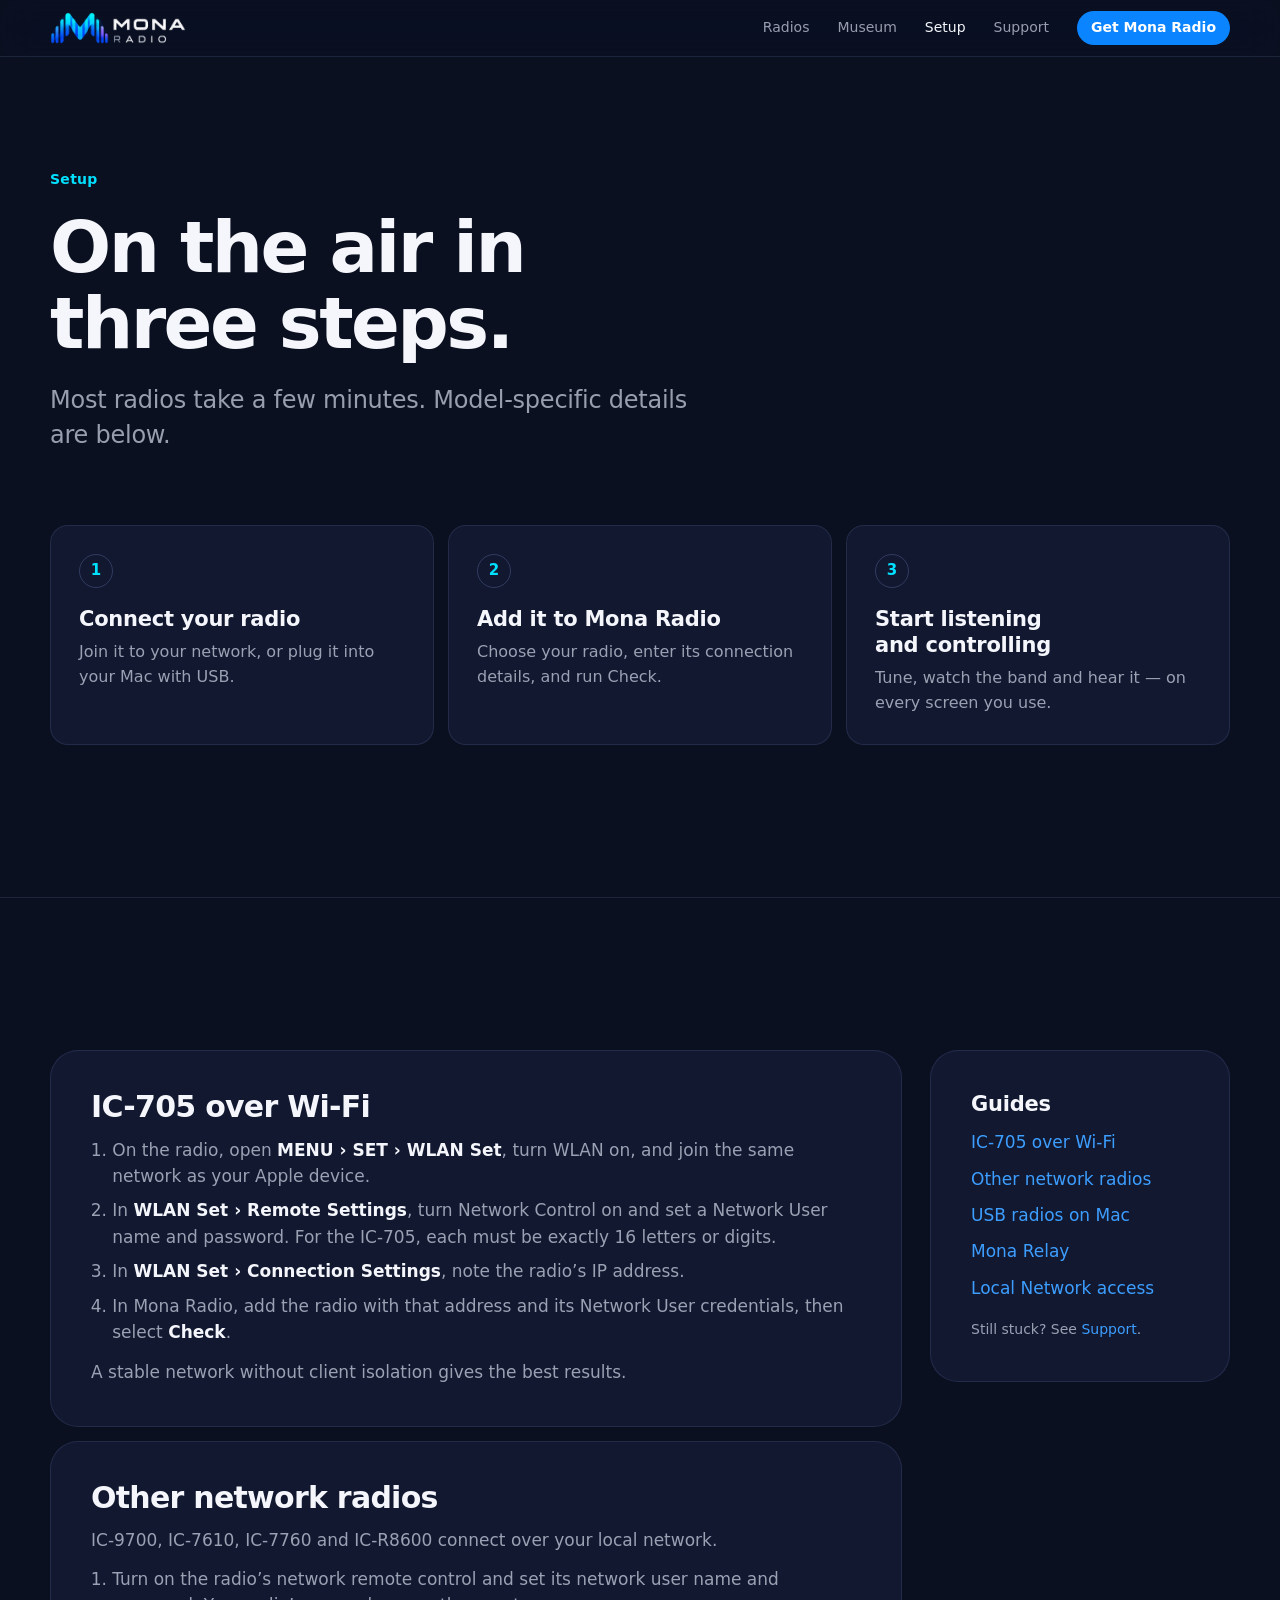
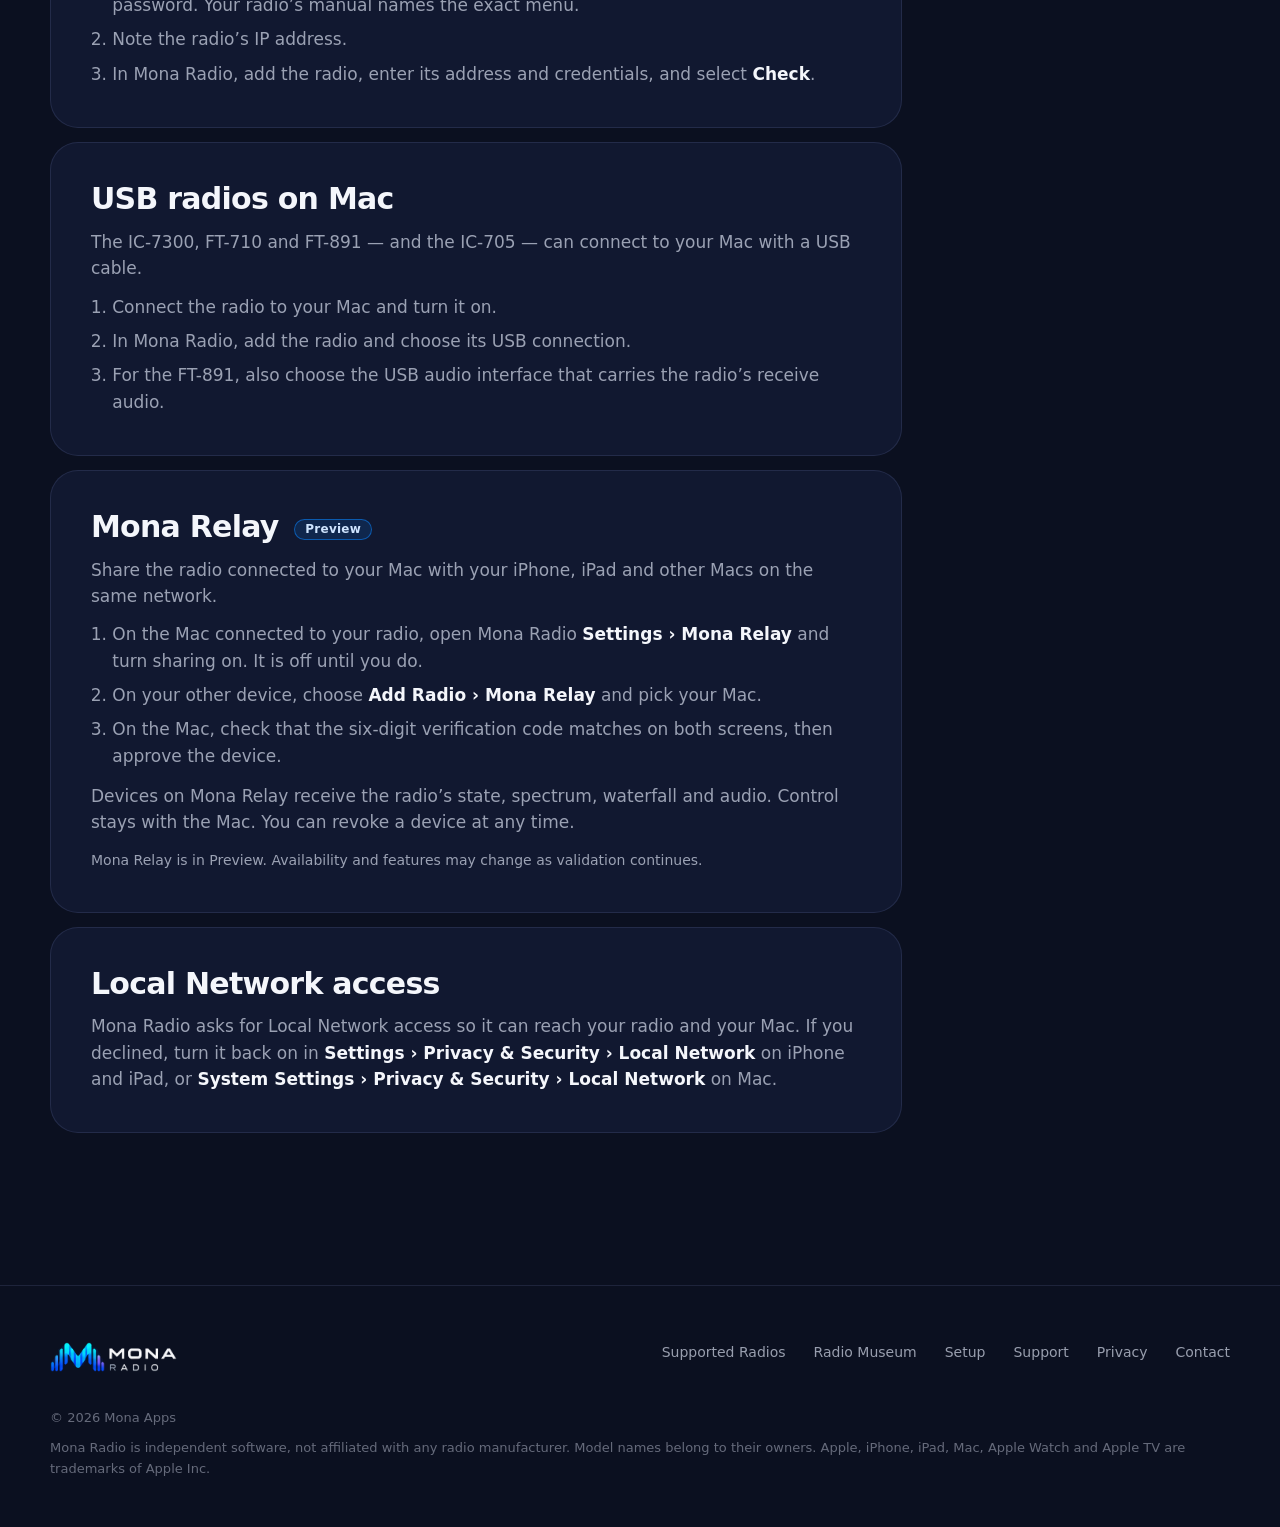
<file: setup/index.html>
<!doctype html>
<html lang="en" class="no-js">
<head>
  <meta charset="utf-8">
  <meta name="viewport" content="width=device-width, initial-scale=1">
  <title>Setup — Mona Radio</title>
  <meta name="description" content="Connect your radio to Mona Radio over your network or USB, and share it with your other Apple devices using Mona Relay.">
  <meta name="theme-color" content="#0B1020">
  <link rel="canonical" href="https://monaradio.com/setup/">
  <meta property="og:type" content="website">
  <meta property="og:site_name" content="Mona Radio">
  <meta property="og:title" content="Setup — Mona Radio">
  <meta property="og:description" content="Connect your radio to Mona Radio over your network or USB, and share it with your other Apple devices using Mona Relay.">
  <meta property="og:url" content="https://monaradio.com/setup/">
  <meta property="og:image" content="https://monaradio.com/assets/img/og-image.png">
  <meta property="og:image:width" content="1200">
  <meta property="og:image:height" content="630">
  <meta property="og:image:alt" content="Mona Radio — Your radio. Everywhere.">
  <meta name="twitter:card" content="summary_large_image">
  <link rel="icon" href="../assets/brand/mona-radio-simplified.png" type="image/png">
  <link rel="apple-touch-icon" href="../assets/brand/mona-radio-app-icon.png">
  <link rel="stylesheet" href="../assets/css/site.css">
  <script src="../assets/js/menu.js" defer></script>
</head>
<body>
  <a class="skip-link" href="#main">Skip to content</a>

  <header class="site-header">
    <div class="shell header-inner">
      <a class="brand-link" href="../" aria-label="Mona Radio home"><img class="brand-horizontal" src="../assets/brand/mona-radio-horizontal.png" width="322" height="76" alt="Mona Radio"></a>
      <button class="menu-toggle" type="button" aria-expanded="false" aria-controls="primary-nav">Menu</button>
      <nav class="nav" id="primary-nav" aria-label="Primary">
        <a href="../radios/">Radios</a>
        <a href="../museum/">Museum</a>
        <a href="./" aria-current="page">Setup</a>
        <a href="../support/">Support</a>
        <a class="nav-cta" href="../#get">Get Mona Radio</a>
      </nav>
    </div>
  </header>

  <main id="main">

    <section class="page-hero">
      <div class="shell">
        <p class="eyebrow">Setup</p>
        <h1>On the air in three steps.</h1>
        <p class="lede">Most radios take a few minutes. Model-specific details are below.</p>
      </div>
    </section>

    <section class="section" style="padding-top:0">
      <div class="shell">
        <ol class="steps">
          <li><h3>Connect your radio</h3><p>Join it to your network, or plug it into your Mac with USB.</p></li>
          <li><h3>Add it to Mona Radio</h3><p>Choose your radio, enter its connection details, and run Check.</p></li>
          <li><h3>Start listening and controlling</h3><p>Tune, watch the band and hear it — on every screen you use.</p></li>
        </ol>
      </div>
    </section>

    <section class="section">
      <div class="shell split">
        <div>
          <article class="card" id="ic705">
            <h2>IC-705 over Wi-Fi</h2>
            <ol>
              <li>On the radio, open <strong>MENU › SET › WLAN Set</strong>, turn WLAN on, and join the same network as your Apple device.</li>
              <li>In <strong>WLAN Set › Remote Settings</strong>, turn Network Control on and set a Network User name and password. For the IC-705, each must be exactly 16 letters or digits.</li>
              <li>In <strong>WLAN Set › Connection Settings</strong>, note the radio’s IP address.</li>
              <li>In Mona Radio, add the radio with that address and its Network User credentials, then select <strong>Check</strong>.</li>
            </ol>
            <p style="margin-top:14px">A stable network without client isolation gives the best results.</p>
          </article>

          <article class="card" id="network">
            <h2>Other network radios</h2>
            <p>IC-9700, IC-7610, IC-7760 and IC-R8600 connect over your local network.</p>
            <ol>
              <li>Turn on the radio’s network remote control and set its network user name and password. Your radio’s manual names the exact menu.</li>
              <li>Note the radio’s IP address.</li>
              <li>In Mona Radio, add the radio, enter its address and credentials, and select <strong>Check</strong>.</li>
            </ol>
          </article>

          <article class="card" id="usb">
            <h2>USB radios on Mac</h2>
            <p>The IC-7300, FT-710 and FT-891 — and the IC-705 — can connect to your Mac with a USB cable.</p>
            <ol>
              <li>Connect the radio to your Mac and turn it on.</li>
              <li>In Mona Radio, add the radio and choose its USB connection.</li>
              <li>For the FT-891, also choose the USB audio interface that carries the radio’s receive audio.</li>
            </ol>
          </article>

          <article class="card" id="relay">
            <h2>Mona Relay <span class="tag preview" style="vertical-align:4px;margin-left:6px">Preview</span></h2>
            <p>Share the radio connected to your Mac with your iPhone, iPad and other Macs on the same network.</p>
            <ol>
              <li>On the Mac connected to your radio, open Mona Radio <strong>Settings › Mona Relay</strong> and turn sharing on. It is off until you do.</li>
              <li>On your other device, choose <strong>Add Radio › Mona Relay</strong> and pick your Mac.</li>
              <li>On the Mac, check that the six-digit verification code matches on both screens, then approve the device.</li>
            </ol>
            <p style="margin-top:14px">Devices on Mona Relay receive the radio’s state, spectrum, waterfall and audio. Control stays with the Mac. You can revoke a device at any time.</p>
            <p style="margin-top:14px" class="fine">Mona Relay is in Preview. Availability and features may change as validation continues.</p>
          </article>

          <article class="card" id="permission">
            <h2>Local Network access</h2>
            <p>Mona Radio asks for Local Network access so it can reach your radio and your Mac. If you declined, turn it back on in <strong>Settings › Privacy &amp; Security › Local Network</strong> on iPhone and iPad, or <strong>System Settings › Privacy &amp; Security › Local Network</strong> on Mac.</p>
          </article>
        </div>
        <aside class="aside card">
          <h3 style="margin-top:0">Guides</h3>
          <nav aria-label="Setup guides">
            <a href="#ic705">IC-705 over Wi-Fi</a>
            <a href="#network">Other network radios</a>
            <a href="#usb">USB radios on Mac</a>
            <a href="#relay">Mona Relay</a>
            <a href="#permission">Local Network access</a>
          </nav>
          <p class="fine" style="margin-top:18px">Still stuck? See <a href="../support/">Support</a>.</p>
        </aside>
      </div>
    </section>
  </main>

  <footer class="site-footer">
    <div class="shell">
      <div class="footer-top">
        <a class="brand-link brand-link--footer" href="../" aria-label="Mona Radio home"><img class="brand-horizontal" src="../assets/brand/mona-radio-horizontal.png" width="322" height="76" alt="Mona Radio"></a>
        <nav class="footer-links" aria-label="Footer">
          <a href="../radios/">Supported Radios</a>
          <a href="../museum/">Radio Museum</a>
          <a href="./" aria-current="page">Setup</a>
          <a href="../support/">Support</a>
          <a href="../privacy/">Privacy</a>
          <a href="../contact/">Contact</a>
        </nav>
      </div>
      <div class="footer-bottom">
        <p>© 2026 Mona Apps</p>
        <p>Mona Radio is independent software, not affiliated with any radio manufacturer. Model names belong to their owners. Apple, iPhone, iPad, Mac, Apple&nbsp;Watch and Apple&nbsp;TV are trademarks of Apple&nbsp;Inc.</p>
      </div>
    </div>
  </footer>
</body>
</html>
</file>
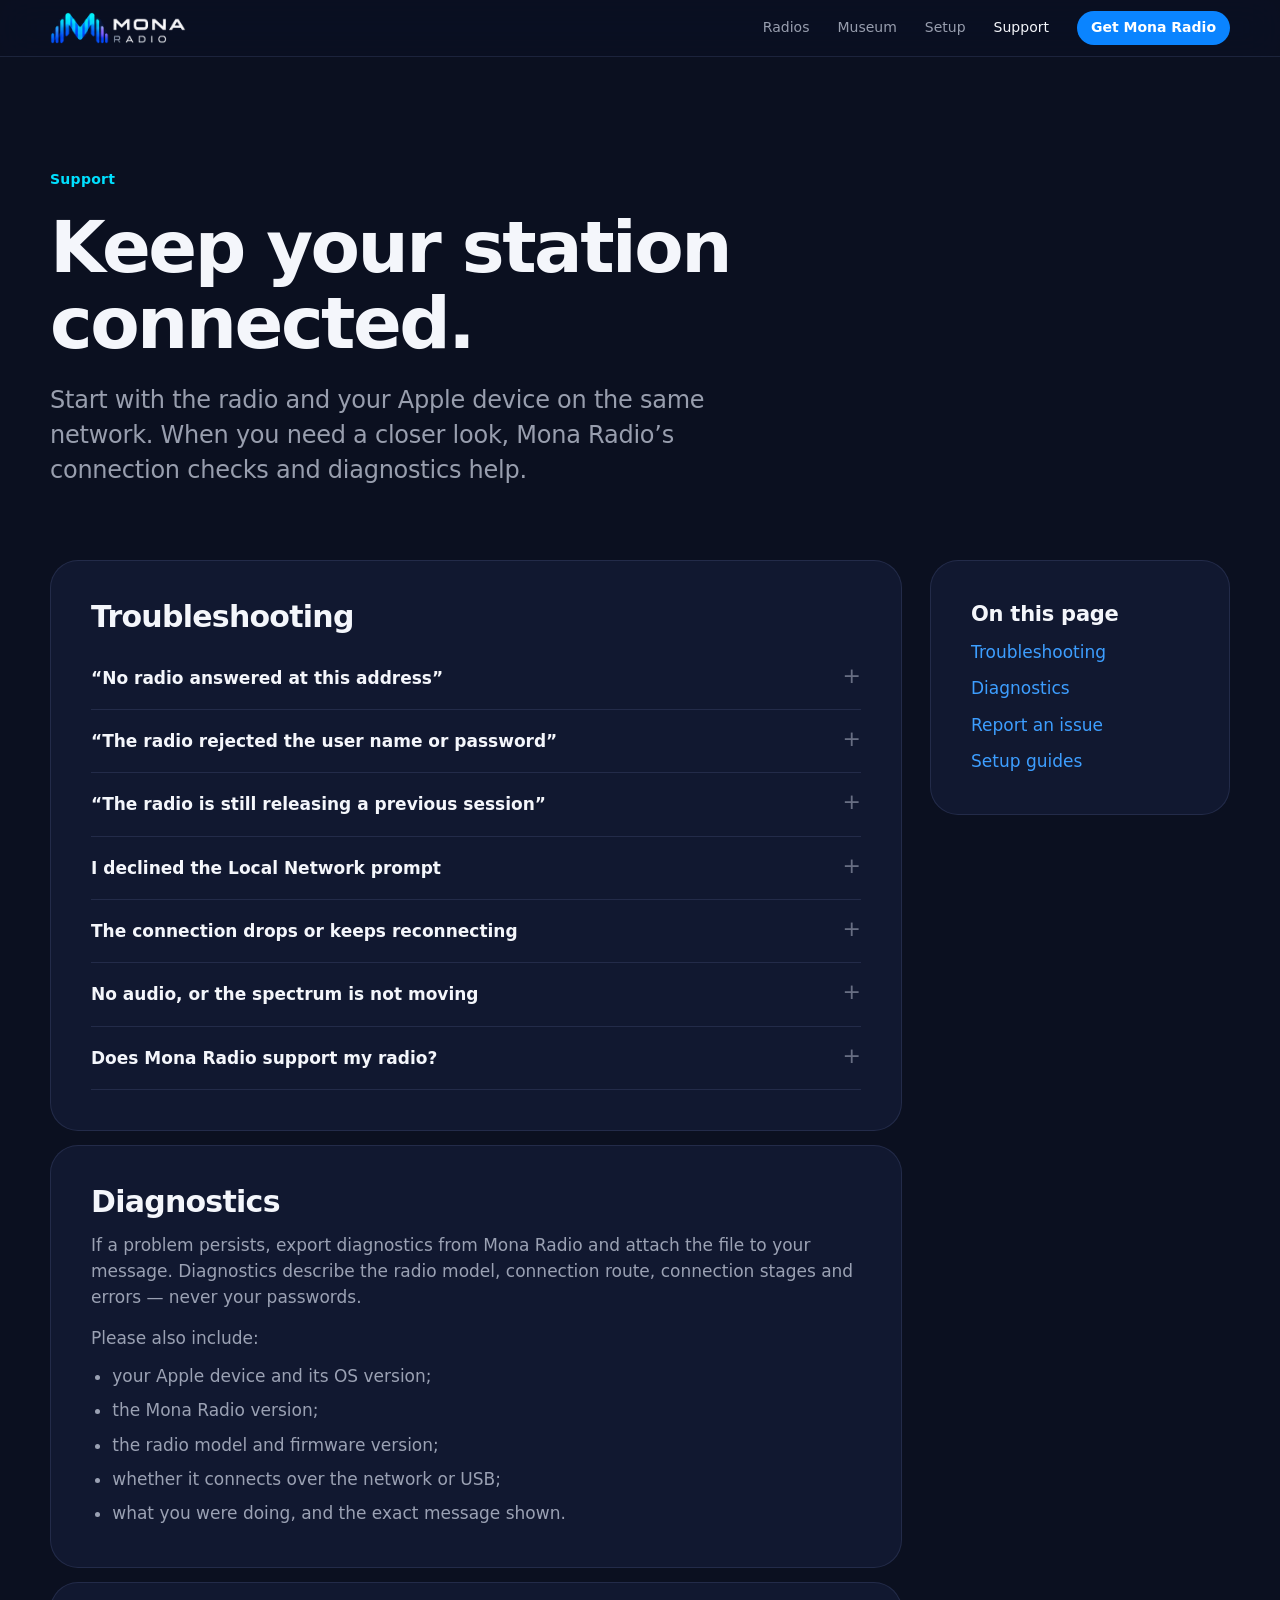
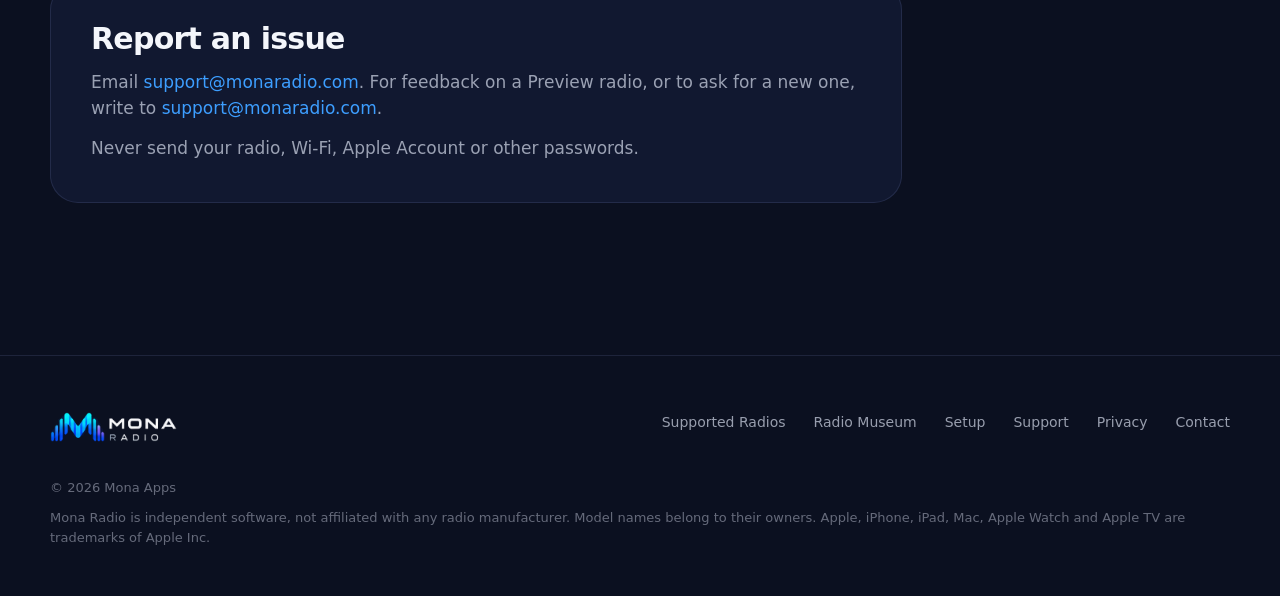
<file: support/index.html>
<!doctype html>
<html lang="en" class="no-js">
<head>
  <meta charset="utf-8">
  <meta name="viewport" content="width=device-width, initial-scale=1">
  <title>Support — Mona Radio</title>
  <meta name="description" content="Help with connecting your radio to Mona Radio, diagnostics, and troubleshooting.">
  <meta name="theme-color" content="#0B1020">
  <link rel="canonical" href="https://monaradio.com/support/">
  <meta property="og:type" content="website">
  <meta property="og:site_name" content="Mona Radio">
  <meta property="og:title" content="Support — Mona Radio">
  <meta property="og:description" content="Help with connecting your radio to Mona Radio, diagnostics, and troubleshooting.">
  <meta property="og:url" content="https://monaradio.com/support/">
  <meta property="og:image" content="https://monaradio.com/assets/img/og-image.png">
  <meta property="og:image:width" content="1200">
  <meta property="og:image:height" content="630">
  <meta property="og:image:alt" content="Mona Radio — Your radio. Everywhere.">
  <meta name="twitter:card" content="summary_large_image">
  <link rel="icon" href="../assets/brand/mona-radio-simplified.png" type="image/png">
  <link rel="apple-touch-icon" href="../assets/brand/mona-radio-app-icon.png">
  <link rel="stylesheet" href="../assets/css/site.css">
  <script src="../assets/js/menu.js" defer></script>
</head>
<body>
  <a class="skip-link" href="#main">Skip to content</a>

  <header class="site-header">
    <div class="shell header-inner">
      <a class="brand-link" href="../" aria-label="Mona Radio home"><img class="brand-horizontal" src="../assets/brand/mona-radio-horizontal.png" width="322" height="76" alt="Mona Radio"></a>
      <button class="menu-toggle" type="button" aria-expanded="false" aria-controls="primary-nav">Menu</button>
      <nav class="nav" id="primary-nav" aria-label="Primary">
        <a href="../radios/">Radios</a>
        <a href="../museum/">Museum</a>
        <a href="../setup/">Setup</a>
        <a href="./" aria-current="page">Support</a>
        <a class="nav-cta" href="../#get">Get Mona Radio</a>
      </nav>
    </div>
  </header>

  <main id="main">

    <section class="page-hero">
      <div class="shell">
        <p class="eyebrow">Support</p>
        <h1>Keep your station connected.</h1>
        <p class="lede">Start with the radio and your Apple device on the same network. When you need a closer look, Mona Radio’s connection checks and diagnostics help.</p>
      </div>
    </section>

    <section class="section" style="padding-top:0">
      <div class="shell split">
        <div>
          <article class="card" id="troubleshooting">
            <h2>Troubleshooting</h2>
            <div class="faq">
            <details><summary>“No radio answered at this address”</summary><p>The radio may be off, asleep, on a different network, or using a changed address. Confirm the address on the radio, and make sure your Apple device is on the same network — not cellular data, a VPN that captures local traffic, or an isolated guest network.</p></details>
            <details><summary>“The radio rejected the user name or password”</summary><p>Re-enter the radio’s own network credentials. They are not a Mona Radio account. For the IC-705, each must be exactly 16 letters or digits.</p></details>
            <details><summary>“The radio is still releasing a previous session”</summary><p>Some radios hold a session briefly after a client disconnects and may allow only one network session at a time. Disconnect other clients, wait a moment, and try again.</p></details>
            <details><summary>I declined the Local Network prompt</summary><p>Turn Local Network access back on for Mona Radio. On iPhone and iPad, use <strong>Settings › Privacy &amp; Security › Local Network</strong>. On Mac, use <strong>System Settings › Privacy &amp; Security › Local Network</strong>.</p></details>
            <details><summary>The connection drops or keeps reconnecting</summary><p>Check the radio’s Wi-Fi signal, reduce distance to the access point, and avoid networks that isolate or aggressively sleep devices. If the link still does not recover, disconnect in Mona Radio, quit the app, power-cycle the radio, and connect again.</p></details>
            <details><summary>No audio, or the spectrum is not moving</summary><p>Check device volume and the selected audio route. A limited or interrupted status can mean the control link is active while part of the stream is unavailable. Wait briefly, then disconnect and reconnect if needed. Some radios do not provide a spectrum at all; see Supported Radios.</p></details>
            <details><summary>Does Mona Radio support my radio?</summary><p>See <a href="../radios/">Supported Radios</a> for every radio, how it connects, and which devices it is available on. Control and transmit capabilities vary by radio model and validation status.</p></details>
            </div>
          </article>

          <article class="card" id="diagnostics">
            <h2>Diagnostics</h2>
            <p>If a problem persists, export diagnostics from Mona Radio and attach the file to your message. Diagnostics describe the radio model, connection route, connection stages and errors — never your passwords.</p>
            <p style="margin-top:14px">Please also include:</p>
            <ul>
              <li>your Apple device and its OS version;</li>
              <li>the Mona Radio version;</li>
              <li>the radio model and firmware version;</li>
              <li>whether it connects over the network or USB;</li>
              <li>what you were doing, and the exact message shown.</li>
            </ul>
          </article>

          <article class="card" id="report">
            <h2>Report an issue</h2>
            <p>Email <a href="mailto:support@monaradio.com?subject=Mona%20Radio%20Support">support@monaradio.com</a>. For feedback on a Preview radio, or to ask for a new one, write to <a href="mailto:support@monaradio.com?subject=Mona%20Radio%20Feedback">support@monaradio.com</a>.</p>
            <p style="margin-top:14px">Never send your radio, Wi-Fi, Apple Account or other passwords.</p>
          </article>
        </div>
        <aside class="aside card">
          <h3 style="margin-top:0">On this page</h3>
          <nav aria-label="Support sections">
            <a href="#troubleshooting">Troubleshooting</a>
            <a href="#diagnostics">Diagnostics</a>
            <a href="#report">Report an issue</a>
            <a href="../setup/">Setup guides</a>
          </nav>
        </aside>
      </div>
    </section>
  </main>

  <footer class="site-footer">
    <div class="shell">
      <div class="footer-top">
        <a class="brand-link brand-link--footer" href="../" aria-label="Mona Radio home"><img class="brand-horizontal" src="../assets/brand/mona-radio-horizontal.png" width="322" height="76" alt="Mona Radio"></a>
        <nav class="footer-links" aria-label="Footer">
          <a href="../radios/">Supported Radios</a>
          <a href="../museum/">Radio Museum</a>
          <a href="../setup/">Setup</a>
          <a href="./" aria-current="page">Support</a>
          <a href="../privacy/">Privacy</a>
          <a href="../contact/">Contact</a>
        </nav>
      </div>
      <div class="footer-bottom">
        <p>© 2026 Mona Apps</p>
        <p>Mona Radio is independent software, not affiliated with any radio manufacturer. Model names belong to their owners. Apple, iPhone, iPad, Mac, Apple&nbsp;Watch and Apple&nbsp;TV are trademarks of Apple&nbsp;Inc.</p>
      </div>
    </div>
  </footer>
</body>
</html>
</file>
<file: assets/css/site.css>
/* Mona Radio — public site. Dark-first, system type, no framework.
   Logo and colours come from the approved Mona Radio brand board; they dress
   the chrome only. Product screenshots carry the visual story. */

:root {
  color-scheme: dark;

  /* Approved brand board palette. */
  --ink-0: #0B1020;          /* Dark BG */
  --ink-1: #111830;          /* raised surface */
  --ink-2: #18213f;          /* raised further */
  --line: rgba(160, 180, 255, 0.12);
  --line-strong: rgba(160, 180, 255, 0.22);

  --text: #f4f6fb;
  --text-2: rgba(226, 232, 248, 0.66);
  --text-3: rgba(226, 232, 248, 0.42);

  --cyan: #00E0FF;           /* Cyan */
  --blue: #0A84FF;           /* Radio Blue */
  --purple: #8B5CFF;         /* Purple */
  --accent: #00E0FF;         /* eyebrows */
  --link: #3D9EFF;           /* Radio Blue, lifted for small text on Dark BG */

  --radius-s: 10px;
  --radius-m: 18px;
  --radius-l: 28px;

  --shell: 1180px;
  --gutter: clamp(20px, 5vw, 40px);
  --section: clamp(88px, 12vw, 152px);

  --font: -apple-system, BlinkMacSystemFont, "SF Pro Text", "SF Pro Display", "Helvetica Neue", "Segoe UI", system-ui, sans-serif;
}

*,
*::before,
*::after { box-sizing: border-box; }

html { -webkit-text-size-adjust: 100%; scroll-behavior: smooth; }
@media (prefers-reduced-motion: reduce) { html { scroll-behavior: auto; } }

body {
  margin: 0;
  background: var(--ink-0);
  color: var(--text);
  font-family: var(--font);
  font-size: 17px;
  line-height: 1.55;
  -webkit-font-smoothing: antialiased;
  text-rendering: optimizeLegibility;
}

img, svg { display: block; max-width: 100%; height: auto; }
a { color: var(--link); text-decoration: none; }
a:hover { text-decoration: underline; text-underline-offset: 3px; }
:focus-visible { outline: 2px solid var(--cyan); outline-offset: 3px; border-radius: 6px; }

h1, h2, h3 { margin: 0; font-weight: 700; letter-spacing: -0.025em; line-height: 1.06; text-wrap: balance; }
h1 { font-size: clamp(44px, 8.4vw, 96px); letter-spacing: -0.035em; }
h2 { font-size: clamp(34px, 5.2vw, 60px); }
h3 { font-size: 21px; letter-spacing: -0.012em; line-height: 1.25; }
p { margin: 0; }

.shell { width: min(100% - 2 * var(--gutter), var(--shell)); margin-inline: auto; }
.skip-link { position: absolute; left: -999px; top: 8px; z-index: 50; background: var(--text); color: var(--ink-0); padding: 8px 14px; border-radius: 8px; }
.skip-link:focus { left: 12px; }

.eyebrow { font-size: 14px; font-weight: 600; letter-spacing: 0.02em; color: var(--accent); margin-bottom: 18px; }
.lede { font-size: clamp(19px, 2.1vw, 24px); line-height: 1.45; color: var(--text-2); letter-spacing: -0.01em; text-wrap: pretty; }
.muted { color: var(--text-2); }
.fine { font-size: 14px; color: var(--text-3); }

/* ── Brand ─────────────────────────────────────────────── */

/* The approved brand lockups, used as delivered (assets/brand/). Never
   redrawn, recoloured or re-typeset here. */
.brand-link { display: inline-flex; align-items: center; }
.brand-link:hover { text-decoration: none; }
.brand-horizontal { height: 32px; width: auto; }
.brand-link--footer .brand-horizontal { height: 30px; }
/* 357 px raster: 165 CSS px wide keeps it above 2x on Retina. */
.brand-primary { width: 165px; height: auto; margin: 0 auto 36px; }
.brand-primary--small { width: 140px; margin-bottom: 28px; }

/* ── Header ────────────────────────────────────────────── */

.site-header {
  position: sticky; top: 0; z-index: 20;
  background: rgba(11, 16, 32, 0.78);
  -webkit-backdrop-filter: saturate(160%) blur(18px);
  backdrop-filter: saturate(160%) blur(18px);
  border-bottom: 1px solid var(--line);
}
.header-inner { display: flex; align-items: center; justify-content: space-between; height: 56px; }
.nav { display: flex; align-items: center; gap: 28px; }
.nav a { color: var(--text-2); font-size: 14px; }
.nav a:hover, .nav a[aria-current="page"] { color: var(--text); text-decoration: none; }
.nav .nav-cta { color: #fff; background: var(--blue); padding: 6px 14px; border-radius: 999px; font-weight: 600; }
.nav .nav-cta:hover { color: #fff; background: #2b95ff; }
.menu-toggle { display: none; }

@media (max-width: 760px) {
  .menu-toggle {
    display: inline-flex; align-items: center; gap: 8px;
    background: none; border: 1px solid var(--line-strong); color: var(--text);
    font: 600 14px var(--font); padding: 6px 12px; border-radius: 999px; cursor: pointer;
  }
  .nav {
    position: absolute; left: 0; right: 0; top: 56px;
    flex-direction: column; align-items: stretch; gap: 0;
    padding: 8px var(--gutter) 20px;
    background: rgba(11, 16, 32, 0.97);
    border-bottom: 1px solid var(--line);
    display: none;
  }
  .nav.is-open { display: flex; }
  .nav a { font-size: 17px; padding: 12px 0; border-bottom: 1px solid var(--line); }
  .nav .nav-cta { margin-top: 14px; text-align: center; border-bottom: 0; }
  /* Without JavaScript the menu is simply open. */
  .no-js .nav { position: static; display: flex; }
  .no-js .menu-toggle { display: none; }
}

/* ── Buttons ───────────────────────────────────────────── */

.actions { display: flex; flex-wrap: wrap; gap: 14px; align-items: center; }
.button {
  display: inline-flex; align-items: center; justify-content: center; gap: 8px;
  min-height: 48px; padding: 0 24px; border-radius: 999px;
  font: 600 16px var(--font); letter-spacing: -0.005em;
  border: 1px solid transparent; cursor: pointer;
}
.button:hover { text-decoration: none; }
.button.primary { background: var(--blue); color: #fff; }
.button.primary:hover { background: #2b95ff; }
.button.secondary { color: var(--text); border-color: var(--line-strong); }
.button.secondary:hover { border-color: var(--text-2); }
/* Local prototype placeholder styles retained for future drafts. */
.button.pending { background: var(--ink-2); color: var(--text-2); border-color: var(--line); cursor: default; flex-direction: column; gap: 0; line-height: 1.15; padding: 6px 24px; }
.button.pending small { font-size: 11px; font-weight: 500; color: var(--text-3); letter-spacing: 0.02em; }

/* ── Sections ──────────────────────────────────────────── */

.section { padding-block: var(--section); }
.section + .section { border-top: 1px solid var(--line); }
.section-head { max-width: 900px; margin-bottom: clamp(40px, 6vw, 72px); }
.section-head.center { margin-inline: auto; text-align: center; }
.section-head h2 + .lede { margin-top: 20px; }

/* Hero */
.hero { position: relative; overflow: hidden; padding-top: clamp(64px, 10vw, 120px); padding-bottom: clamp(56px, 8vw, 96px); text-align: center; }
.hero::before {
  /* One quiet field of light behind the product: the mark's gradient, far away. */
  content: ""; position: absolute; inset: auto 0 0 0; height: 75%;
  background:
    radial-gradient(60% 55% at 50% 70%, rgba(10, 132, 255, 0.20), transparent 70%),
    radial-gradient(40% 40% at 35% 80%, rgba(0, 224, 255, 0.10), transparent 70%),
    radial-gradient(40% 40% at 68% 78%, rgba(139, 92, 255, 0.12), transparent 70%);
  pointer-events: none;
}
.hero .shell { position: relative; }
.hero h1 { max-width: 12ch; margin-inline: auto; }
.hero .lede { max-width: 640px; margin: 24px auto 0; }
.hero .actions { justify-content: center; margin-top: 36px; }
.hero .hero-visual { margin-top: clamp(48px, 7vw, 88px); }

/* Device frames — real captures only; empty slots say so. */
.frame {
  position: relative; margin: 0;
  border-radius: clamp(18px, 2.4vw, 34px);
  padding: clamp(7px, 0.9vw, 12px);
  background: linear-gradient(180deg, #1c2235, #0d111d);
  border: 1px solid var(--line-strong);
  box-shadow: 0 50px 120px -40px rgba(10, 132, 255, 0.40), 0 30px 60px -30px rgba(0, 0, 0, 0.8);
}
.frame img, .frame .slot { border-radius: clamp(11px, 1.6vw, 22px); width: 100%; }
.frame.ipad { max-width: 1040px; margin-inline: auto; }
figure.shot { margin: 0; }
figure figcaption { margin-top: 14px; font-size: 14px; color: var(--text-3); text-align: center; }

.slot {
  display: grid; place-items: center; text-align: center;
  background:
    repeating-linear-gradient(135deg, rgba(160, 180, 255, 0.035) 0 1px, transparent 1px 14px),
    var(--ink-1);
  border: 1px dashed var(--line-strong);
  color: var(--text-3); font-size: 14px; line-height: 1.4;
  padding: 24px;
}
.slot strong { display: block; color: var(--text-2); font-size: 15px; margin-bottom: 4px; }
.slot.r-ipad { aspect-ratio: 4 / 3; }
.slot.r-mac { aspect-ratio: 16 / 10; }
.slot.r-iphone { aspect-ratio: 9 / 19.5; }

/* Apple ecosystem */
.devices { display: grid; grid-template-columns: repeat(5, 1fr); gap: 14px; }
.device {
  background: var(--ink-1); border: 1px solid var(--line); border-radius: var(--radius-m);
  padding: 28px 22px 26px; display: flex; flex-direction: column; gap: 10px; min-height: 220px;
}
.device svg { width: 34px; height: 34px; color: var(--cyan); margin-bottom: 10px; }
.device p { color: var(--text-2); font-size: 15px; line-height: 1.45; }
.device .tag { margin-top: auto; }
@media (max-width: 1000px) { .devices { grid-template-columns: repeat(2, 1fr); } .device:last-child { grid-column: span 2; } }
@media (max-width: 560px) { .devices { grid-template-columns: 1fr; } .device:last-child { grid-column: auto; } .device { min-height: 0; } }

/* Capabilities */
.capabilities { display: grid; grid-template-columns: repeat(2, 1fr); gap: 14px; }
.capability {
  background: linear-gradient(180deg, var(--ink-1), rgba(11, 15, 26, 0.4));
  border: 1px solid var(--line); border-radius: var(--radius-l);
  padding: clamp(28px, 4vw, 44px);
}
.capability h3 { font-size: clamp(24px, 2.6vw, 30px); margin-bottom: 12px; }
.capability p { color: var(--text-2); }
.capability ul { list-style: none; padding: 0; margin: 22px 0 0; display: flex; flex-wrap: wrap; gap: 8px; }
.capability li { font-size: 13px; color: var(--text-2); border: 1px solid var(--line); border-radius: 999px; padding: 4px 12px; }
@media (max-width: 760px) { .capabilities { grid-template-columns: 1fr; } }

.feature-visual { margin-top: clamp(48px, 7vw, 80px); }

/* Tags — the only public radio labels are Preview and Receive Only. */
.tag {
  display: inline-flex; align-items: center; width: fit-content;
  font-size: 12px; font-weight: 600; letter-spacing: 0.02em;
  padding: 3px 10px; border-radius: 999px;
  color: var(--text-2); border: 1px solid var(--line-strong);
}
.tag.preview { color: #cfe5ff; border-color: rgba(10, 132, 255, 0.55); background: rgba(10, 132, 255, 0.14); }
.tag.rx { color: #c6f8ff; border-color: rgba(0, 224, 255, 0.45); background: rgba(0, 224, 255, 0.10); }
.tag.later { color: var(--text-3); }

/* Radios */
.radio-grid { display: grid; grid-template-columns: repeat(4, 1fr); gap: 12px; }
.radio {
  background: var(--ink-1); border: 1px solid var(--line); border-radius: var(--radius-m);
  padding: 22px 22px 20px; display: flex; flex-direction: column; gap: 10px; min-height: 120px;
}
.radio .model { font-size: 22px; font-weight: 700; letter-spacing: -0.015em; }
.radio .tags { display: flex; flex-wrap: wrap; gap: 6px; margin-top: auto; }
@media (max-width: 900px) { .radio-grid { grid-template-columns: repeat(2, 1fr); } }
.radio-foot { margin-top: 28px; display: flex; flex-wrap: wrap; gap: 16px 32px; align-items: center; justify-content: space-between; }

/* Relay */
.relay { display: grid; grid-template-columns: 1fr 1.1fr; gap: clamp(32px, 6vw, 80px); align-items: center; }
.relay-diagram { background: var(--ink-1); border: 1px solid var(--line); border-radius: var(--radius-l); padding: clamp(18px, 3vw, 32px); }
.relay-points { list-style: none; padding: 0; margin: 28px 0 0; display: grid; gap: 14px; }
.relay-points li { padding-left: 22px; position: relative; color: var(--text-2); }
.relay-points li::before { content: ""; position: absolute; left: 0; top: 0.62em; width: 8px; height: 8px; border-radius: 50%; background: linear-gradient(180deg, var(--cyan), var(--blue)); }
.relay-points strong { color: var(--text); font-weight: 600; }
@media (max-width: 900px) { .relay { grid-template-columns: 1fr; } }

/* Gallery */
.gallery { display: grid; grid-template-columns: repeat(6, 1fr); gap: 18px; align-items: start; }
.gallery figure { margin: 0; }
.gallery .g-ipad { grid-column: span 6; }
.gallery .g-mac { grid-column: span 4; }
.gallery .g-iphone { grid-column: span 2; justify-self: center; width: min(100%, 236px); }
.gallery .frame { box-shadow: 0 30px 70px -40px rgba(10, 132, 255, 0.35); }
@media (max-width: 760px) {
  .gallery { grid-template-columns: repeat(2, 1fr); }
  .gallery .g-ipad { grid-column: 1 / -1; }
}

/* Steps */
.steps { list-style: none; padding: 0; margin: 0; display: grid; grid-template-columns: repeat(3, 1fr); gap: 14px; counter-reset: step; }
.steps li { counter-increment: step; background: var(--ink-1); border: 1px solid var(--line); border-radius: var(--radius-m); padding: 28px; }
.steps li::before { content: counter(step); display: grid; place-items: center; width: 34px; height: 34px; border-radius: 50%; border: 1px solid var(--line-strong); color: var(--cyan); font-weight: 700; font-size: 15px; margin-bottom: 18px; }
.steps h3 { margin-bottom: 8px; }
.steps p { color: var(--text-2); font-size: 16px; }
@media (max-width: 760px) { .steps { grid-template-columns: 1fr; } }

/* Final CTA */
.final { text-align: center; }
.final h2 { max-width: 16ch; margin-inline: auto; }
.final .lede { max-width: 560px; margin: 20px auto 0; }
.final .actions { justify-content: center; margin-top: 34px; }

/* ── Inner pages ───────────────────────────────────────── */

.page-hero { padding-top: clamp(64px, 9vw, 112px); padding-bottom: clamp(40px, 6vw, 72px); }
.page-hero h1 { font-size: clamp(40px, 6.4vw, 72px); max-width: 16ch; }
.page-hero .lede { max-width: 680px; margin-top: 22px; }

.prose { max-width: 760px; }
.prose h2 { font-size: clamp(26px, 3vw, 34px); margin: 56px 0 16px; }
.prose h2:first-child { margin-top: 0; }
.prose h3 { margin: 32px 0 10px; }
.prose p, .prose li { color: var(--text-2); }
.prose p + p, .prose ul + p, .prose ol + p { margin-top: 14px; }
.prose ul, .prose ol { padding-left: 1.25em; margin: 14px 0 0; display: grid; gap: 8px; }
.prose strong { color: var(--text); font-weight: 600; }

.card { background: var(--ink-1); border: 1px solid var(--line); border-radius: var(--radius-l); padding: clamp(24px, 4vw, 40px); }
.card + .card { margin-top: 14px; }
.card h2 { font-size: clamp(24px, 2.8vw, 30px); margin-bottom: 14px; }
.card h3 { margin: 24px 0 8px; }
.card p, .card li { color: var(--text-2); }
.card ol, .card ul { padding-left: 1.25em; margin: 12px 0 0; display: grid; gap: 8px; }
.card strong { color: var(--text); font-weight: 600; }

.split { display: grid; grid-template-columns: 1fr 300px; gap: 28px; align-items: start; }
.aside { position: sticky; top: 84px; }
.aside nav { display: grid; gap: 10px; margin-top: 12px; }
@media (max-width: 900px) { .split { grid-template-columns: 1fr; } .aside { position: static; } }

/* Radio table */
.radio-table { width: 100%; border-collapse: collapse; margin-top: 8px; }
.radio-table th, .radio-table td { text-align: left; padding: 16px 14px; border-bottom: 1px solid var(--line); vertical-align: top; }
.radio-table th { font-size: 13px; font-weight: 600; color: var(--text-3); letter-spacing: 0.02em; }
.radio-table td { color: var(--text-2); font-size: 15px; }
.radio-table td.model { color: var(--text); font-weight: 700; font-size: 18px; white-space: nowrap; }
.radio-table .tags { display: flex; flex-wrap: wrap; gap: 6px; }
@media (max-width: 760px) {
  .radio-table thead { display: none; }
  .radio-table tr { display: grid; grid-template-columns: 1fr auto; gap: 4px 12px; padding: 16px 0; border-bottom: 1px solid var(--line); }
  .radio-table td { border: 0; padding: 0; }
  .radio-table td.status { grid-column: 2; grid-row: 1; }
  .radio-table td:not(.model):not(.status) { grid-column: 1 / -1; }
  .radio-table td[data-label]:not(.model):not(.status)::before { content: attr(data-label) " · "; color: var(--text-3); }
}

/* FAQ */
.faq details { border-bottom: 1px solid var(--line); padding: 18px 0; }
.faq summary { cursor: pointer; font-weight: 600; color: var(--text); list-style: none; display: flex; justify-content: space-between; gap: 16px; }
.faq summary::-webkit-details-marker { display: none; }
.faq summary::after { content: "+"; color: var(--text-3); font-weight: 400; font-size: 22px; line-height: 1; }
.faq details[open] summary::after { content: "–"; }
.faq details p { margin-top: 10px; color: var(--text-2); }

.contact-grid { display: grid; grid-template-columns: repeat(3, 1fr); gap: 14px; }
.contact-grid .card + .card { margin-top: 0; }
.contact-grid a { font-weight: 600; word-break: break-word; }
@media (max-width: 860px) { .contact-grid { grid-template-columns: 1fr; } }


/* ── Footer ────────────────────────────────────────────── */

.site-footer { border-top: 1px solid var(--line); padding: 56px 0 48px; }
.footer-top { display: flex; flex-wrap: wrap; justify-content: space-between; gap: 28px; align-items: flex-start; }
.footer-links { display: flex; flex-wrap: wrap; gap: 10px 28px; }
.footer-links a { color: var(--text-2); font-size: 14px; }
.footer-links a:hover { color: var(--text); }
.footer-bottom { margin-top: 36px; display: flex; flex-wrap: wrap; justify-content: space-between; gap: 10px 28px; }
.footer-bottom p { font-size: 13px; color: var(--text-3); }
</file>
<file: assets/css/museum.css>
/* Mona Radio Museum: editorial visual language layered over site.css. */
.museum-hero{padding:90px 0 65px;text-align:center;background:radial-gradient(ellipse at 60% 20%,rgba(15,139,175,.14),transparent 65%)}
.museum-hero h1{font-size:clamp(58px,9vw,122px);letter-spacing:-.065em;line-height:.98}
.museum-hero h1 em{font-style:normal;background:linear-gradient(135deg,#e8efff,#7ed4e9,#e5b887);background-clip:text;-webkit-background-clip:text;color:transparent}
.museum-hero .lede{max-width:730px;margin:30px auto 0}.edition{font-size:11px;color:#e3b689;letter-spacing:.2em;margin:0 0 25px}
.hero-links{margin:34px 0 0;display:flex;justify-content:center;flex-wrap:wrap;gap:13px}
.museum-hero-visual{overflow:hidden;border:1px solid rgba(146,183,219,.24);border-radius:24px;background:#0d1624;margin:65px auto 20px;position:relative;box-shadow:0 22px 80px #0008}
.museum-hero-visual img{width:100%}.museum-hero-visual figcaption{position:absolute;bottom:0;left:0;right:0;background:linear-gradient(transparent,#0b1322bb);color:#b5c8dd;font-size:12px;padding:30px 20px 12px}
.museum-hint{color:var(--text-3);font-size:13px}.museum-sections{background:#101c2d;border-block:1px solid var(--line)}
.museum-sections .shell{display:flex;align-items:center;justify-content:center;gap:clamp(20px,6vw,100px);padding:17px 0;flex-wrap:wrap}
.museum-sections a{font-size:12px;font-weight:700;letter-spacing:.12em;text-transform:uppercase;color:#bbd5ec}
.museum-section{padding:clamp(75px,9vw,125px) 0}.museum-heading{display:flex;gap:35px;justify-content:space-between;align-items:end;margin-bottom:40px}
.museum-heading h2{font-size:clamp(37px,5.5vw,69px)}.museum-heading>p{color:var(--text-2);max-width:420px}
.era-grid{display:grid;grid-template-columns:repeat(2,minmax(0,1fr));gap:22px}
.era{background:#151f30;border:1px solid var(--line);border-radius:20px;overflow:hidden}.era img{width:100%;aspect-ratio:1.67;object-fit:cover}
.era-copy{padding:29px 32px 34px}.catalog-number{font-size:11px;color:#eac393;font-weight:700;letter-spacing:.15em}
.era-overline{color:#8acde6;font-size:13px;margin-top:18px}.era h3{font-size:clamp(23px,2.6vw,34px);margin-top:7px;letter-spacing:-.035em}
.era-copy>p:not(.catalog-number):not(.era-overline){color:var(--text-2);margin-top:13px}
.era-copy a{display:inline-block;color:#8fdafa;margin-top:19px;font-size:13px;font-weight:700}
.museum-interlude{text-align:center;padding:105px 0;background:radial-gradient(ellipse at center,#2d2929,#111827 65%);border-block:1px solid var(--line)}
.museum-interlude p{font-family:Georgia,serif;font-size:clamp(34px,5.4vw,69px);line-height:1.15;letter-spacing:-.045em}.museum-interlude em{color:#edc89e}
.museum-interlude span{display:block;color:#adbace;font-size:11px;letter-spacing:.2em;margin-top:26px}
.interlude-rule{width:1px;background:#ddbb8d;height:58px;margin:0 auto 35px}
.museum-collection{background:linear-gradient(#0b1020,#111c2e)}
.museum-tools{display:flex;justify-content:space-between;gap:15px;align-items:center;flex-wrap:wrap}
.museum-filters{display:flex;gap:8px;flex-wrap:wrap}.museum-filters button{padding:10px 16px;border:1px solid #3d5066;border-radius:50px;background:#182538;color:#b8cfde;font:inherit;font-size:13px;cursor:pointer}
.museum-filters button[aria-pressed="true"]{background:#dceffa;color:#162838;border-color:#dceffa;font-weight:700}
.museum-search{display:flex;gap:10px;align-items:center;border:1px solid #55657b;border-radius:10px;background:#182538;padding:10px 13px}
.museum-search input{font:inherit;background:none;border:0;color:#f3f7fe;font-size:14px;width:230px;outline:none;max-width:70vw}.museum-search:focus-within{outline:2px solid #48c6e6}
.museum-search span{color:#9dc8d8;font-size:24px;line-height:.5}.museum-counter{font-size:12px;color:var(--text-3);margin:15px 0 22px}
.museum-grid{display:grid;grid-template-columns:repeat(4,minmax(0,1fr));gap:16px}
.museum-object{border:1px solid var(--line);border-radius:18px;background:#192337;overflow:hidden;display:flex;flex-direction:column}
.museum-object img{background:#111d2d;width:100%;aspect-ratio:1.68;object-fit:cover}
.object-info{display:flex;flex:1;flex-direction:column;padding:21px}.object-top{display:flex;justify-content:space-between;gap:8px;align-items:center;color:#8ecfdf;text-transform:uppercase;letter-spacing:.08em;font-size:11px;font-weight:700}
.object-status{color:#efc493;border:1px solid #947657;border-radius:5px;padding:3px 5px;text-transform:none;letter-spacing:0;font-size:10px}
.object-info h3{font-size:29px;margin-top:17px}.object-type{font-size:12px;color:#8dc9e8;margin-top:4px}
.object-info>p:not(.object-type){color:var(--text-2);font-size:14px;margin-top:13px}
.object-info a{font-size:13px;font-weight:700;margin-top:auto;padding-top:26px;color:#93dafa}
.museum-empty[hidden],.museum-object[hidden]{display:none!important}.museum-empty{padding:30px;background:#162334;border-radius:12px;color:#c7d6e5}
.museum-disclaimer{color:var(--text-3);font-size:13px;margin-top:28px}
.museum-references{border-top:1px solid var(--line);background:#111a2a}
.references-layout{display:grid;grid-template-columns:1fr 1fr;gap:clamp(30px,8vw,120px)}
.references-layout h2{font-size:clamp(36px,4.4vw,58px)}.references-layout>div>p:not(.eyebrow){color:var(--text-2);margin-top:25px}
.museum-source-card{padding:30px;border:1px solid var(--line);border-radius:19px;background:#182337}
.museum-source-card h3{margin-bottom:15px}.museum-source-card a{display:block;color:#a2dcfa;font-size:14px;padding:12px 0;border-bottom:1px solid var(--line)}
.museum-source-card p{color:var(--text-3);margin-top:20px;font-size:12px}
.museum-last{text-align:center;padding:110px 0}.museum-last h2{font-size:clamp(35px,5.3vw,65px)}.museum-last>div>p:not(.eyebrow){color:var(--text-2);margin:20px 0 30px}
.sr-only{position:absolute;width:1px;height:1px;overflow:hidden;clip:rect(0,0,0,0)}
.museum-teaser{background:#0f1a2b}.museum-teaser-layout{display:grid;grid-template-columns:1fr 1fr;gap:clamp(35px,5vw,80px);align-items:center}
.museum-teaser-layout img{width:100%;border-radius:18px;border:1px solid var(--line)}
.museum-teaser-copy>p:not(.eyebrow){color:var(--text-2);margin-top:20px}.museum-teaser-copy .button{margin-top:25px;display:inline-flex}
@media(max-width:1000px){.museum-grid{grid-template-columns:repeat(3,minmax(0,1fr))}}
@media(max-width:760px){.museum-hero{padding:68px 0}.museum-hero-visual{margin-top:40px}.museum-heading{display:block}.museum-heading>p{margin-top:20px}.era-grid{grid-template-columns:1fr}.museum-grid{grid-template-columns:repeat(2,minmax(0,1fr))}.references-layout,.museum-teaser-layout{grid-template-columns:1fr}.museum-sections .shell{gap:16px}.museum-sections a{font-size:10px}}
@media(max-width:470px){.museum-grid{grid-template-columns:1fr}.hero-links .button{width:100%;justify-content:center}.era-copy{padding:23px}.museum-section{padding:68px 0}.museum-search{flex:1}.museum-heading h2{font-size:39px}}

/* Heritage Hall: dated classic exhibits with provenance (separate from compatibility). */
.museum-classics{background:#101726;border-top:1px solid var(--line)}
.classic-grid{display:grid;grid-template-columns:repeat(2,minmax(0,1fr));gap:18px}
.classic-card{display:grid;grid-template-columns:43% 1fr;background:linear-gradient(135deg,#1e2634,#151b2a);border:1px solid rgba(203,167,114,.2);border-radius:18px;overflow:hidden;min-height:235px}
.classic-art{background:#101a27;display:flex;align-items:stretch}
.classic-art img{width:100%;height:100%;object-fit:cover;min-height:220px}
.classic-text{padding:25px;display:flex;flex-direction:column;align-items:flex-start}
.classic-text h3{font-size:clamp(23px,2.3vw,31px);margin:15px 0 8px;letter-spacing:-.035em}
.classic-text>p:not(.catalog-number){color:var(--text-2);font-size:14px}
.classic-text a{font-size:13px;font-weight:700;margin-top:auto;padding-top:19px;color:#b7dcf0}
.museum-classics .museum-disclaimer{margin-top:28px}
@media(max-width:870px){.classic-grid{grid-template-columns:1fr}}
@media(max-width:470px){.classic-card{grid-template-columns:1fr}.classic-art img{min-height:0;max-height:210px}.classic-text{padding:24px}.museum-sections .shell{column-gap:14px;row-gap:10px}}
</file>
